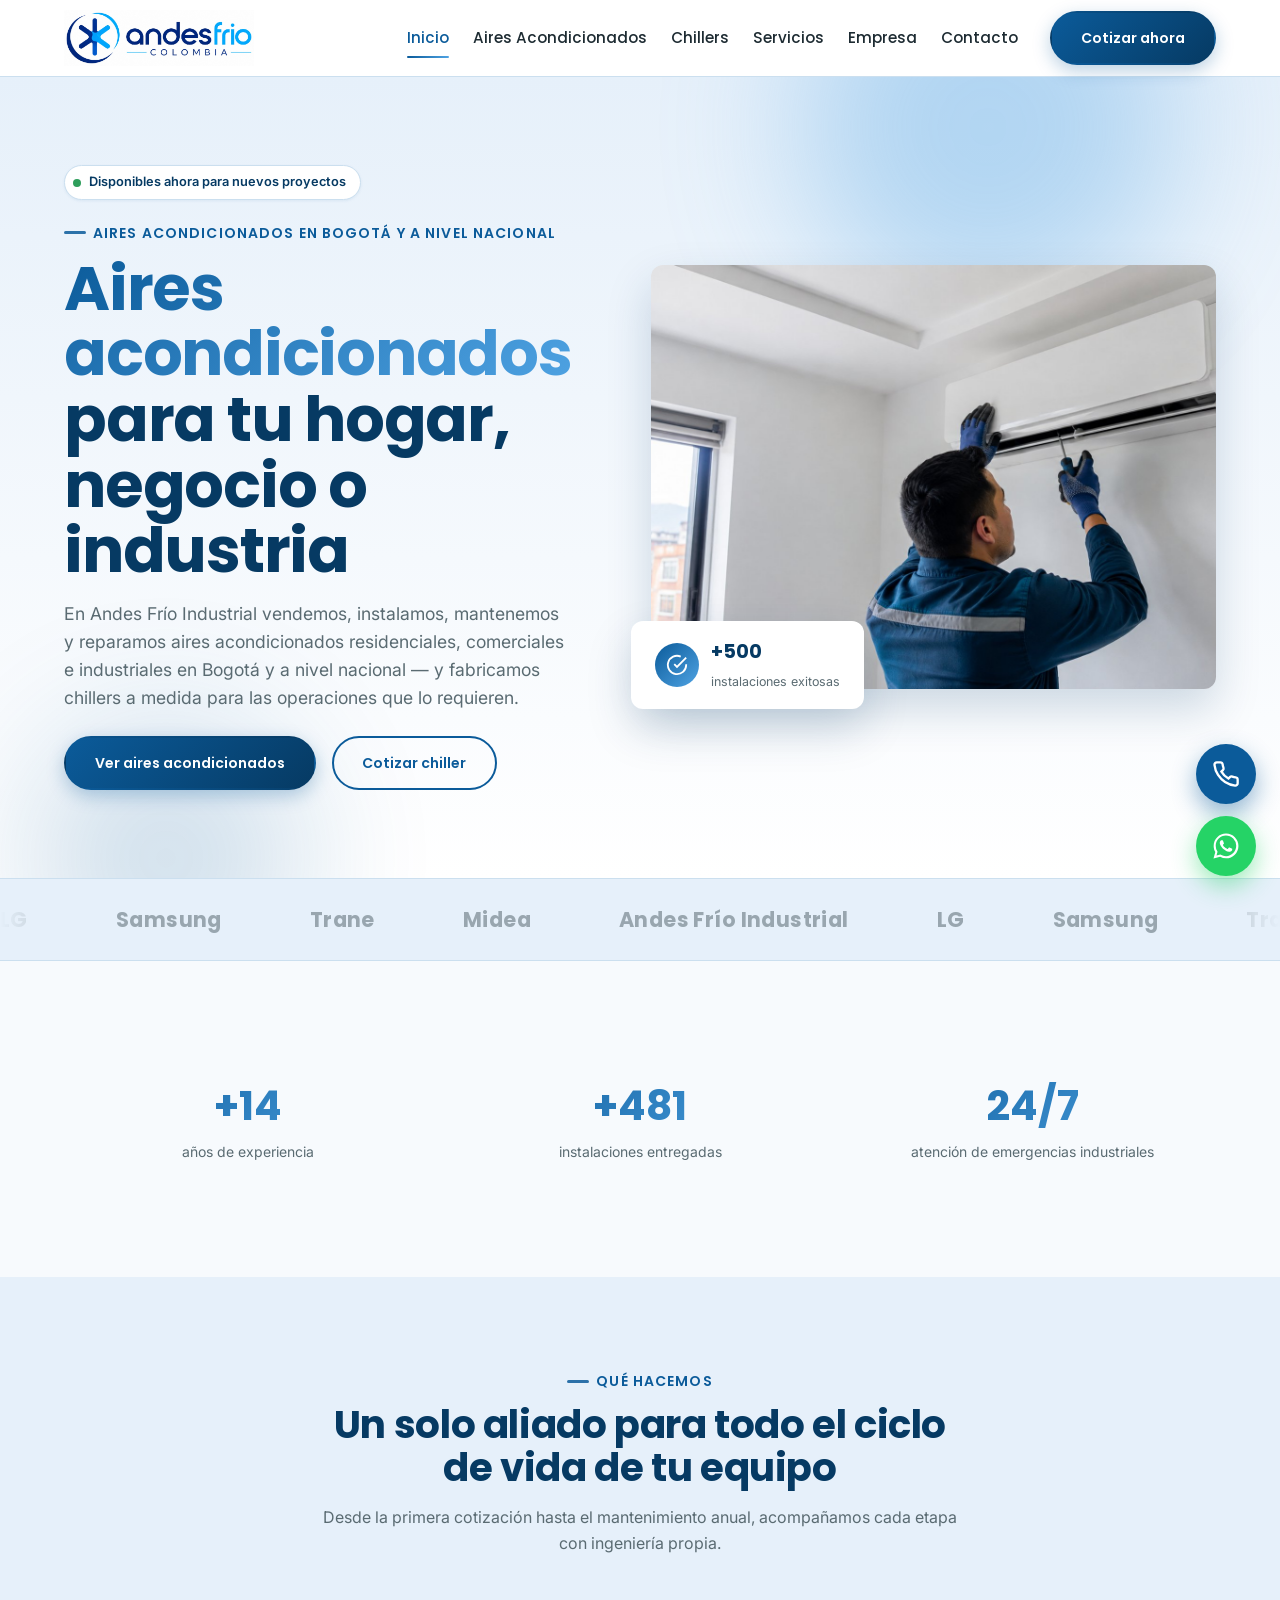
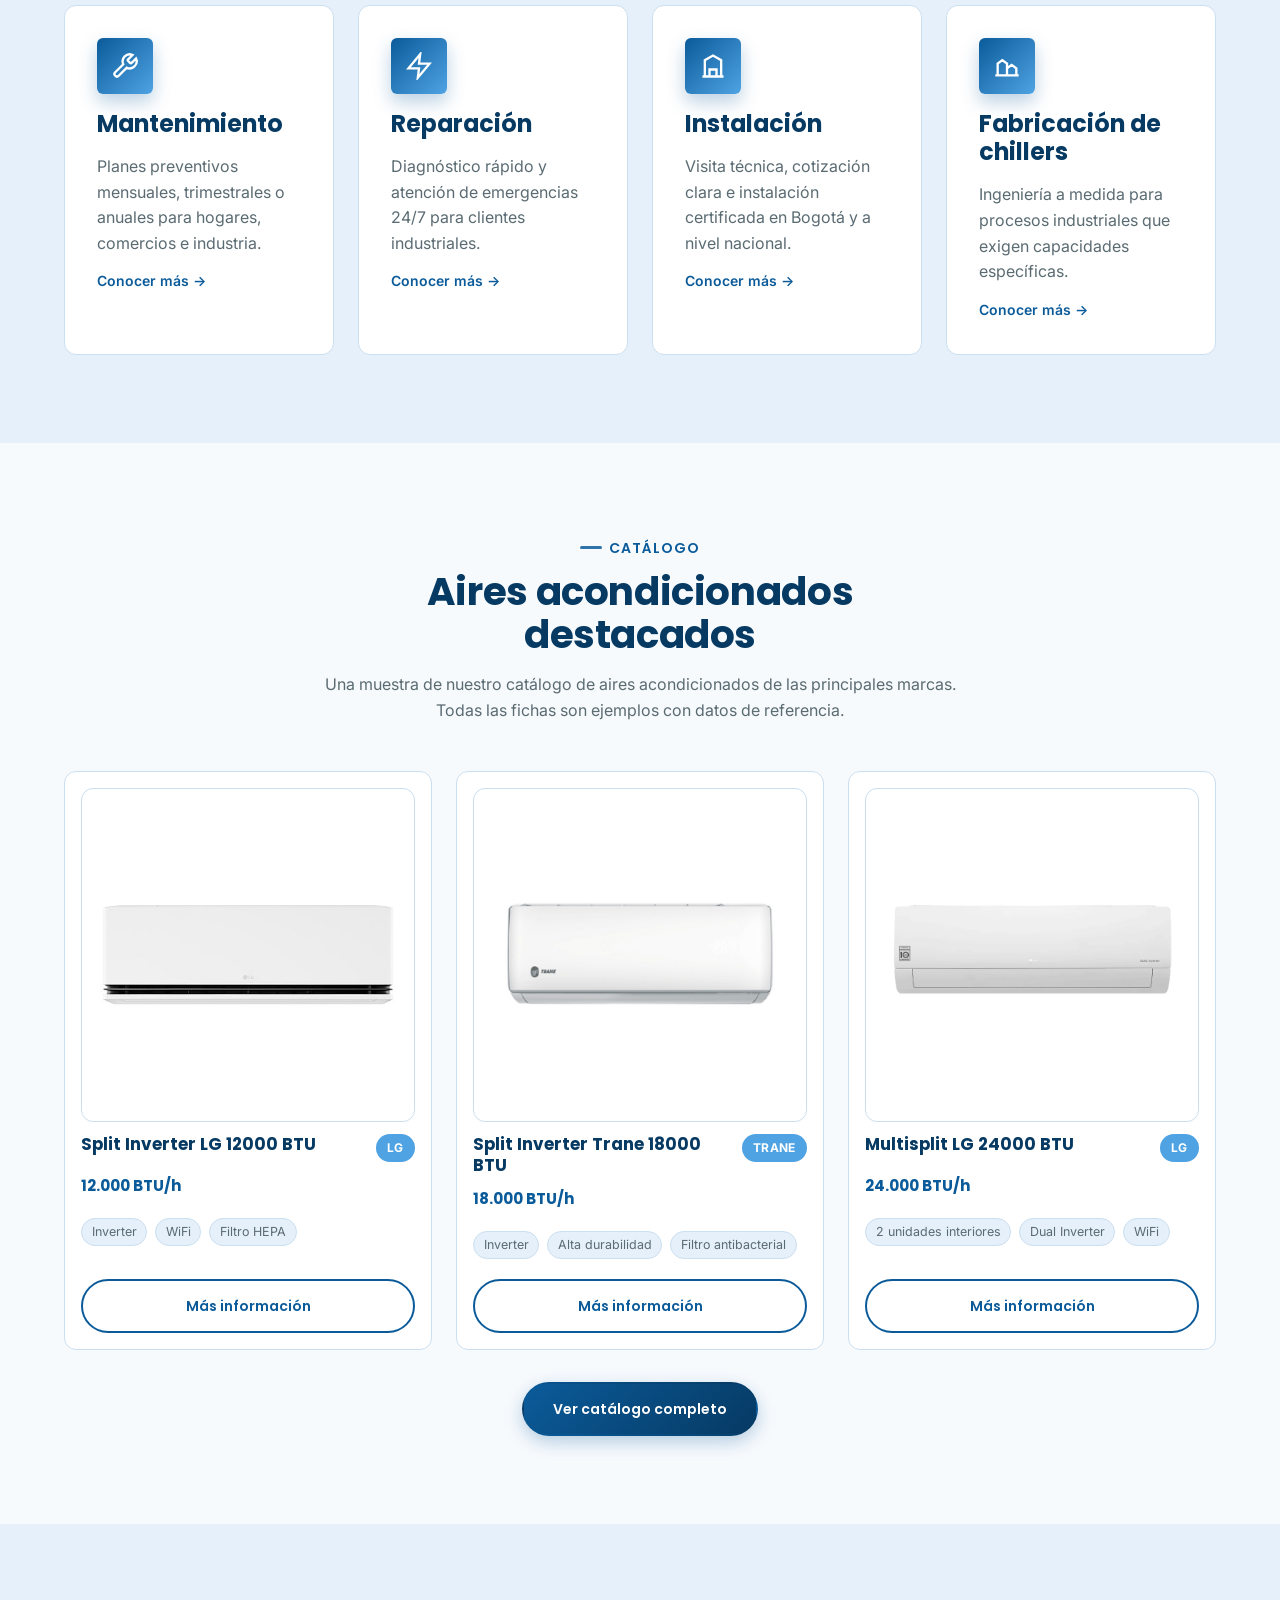
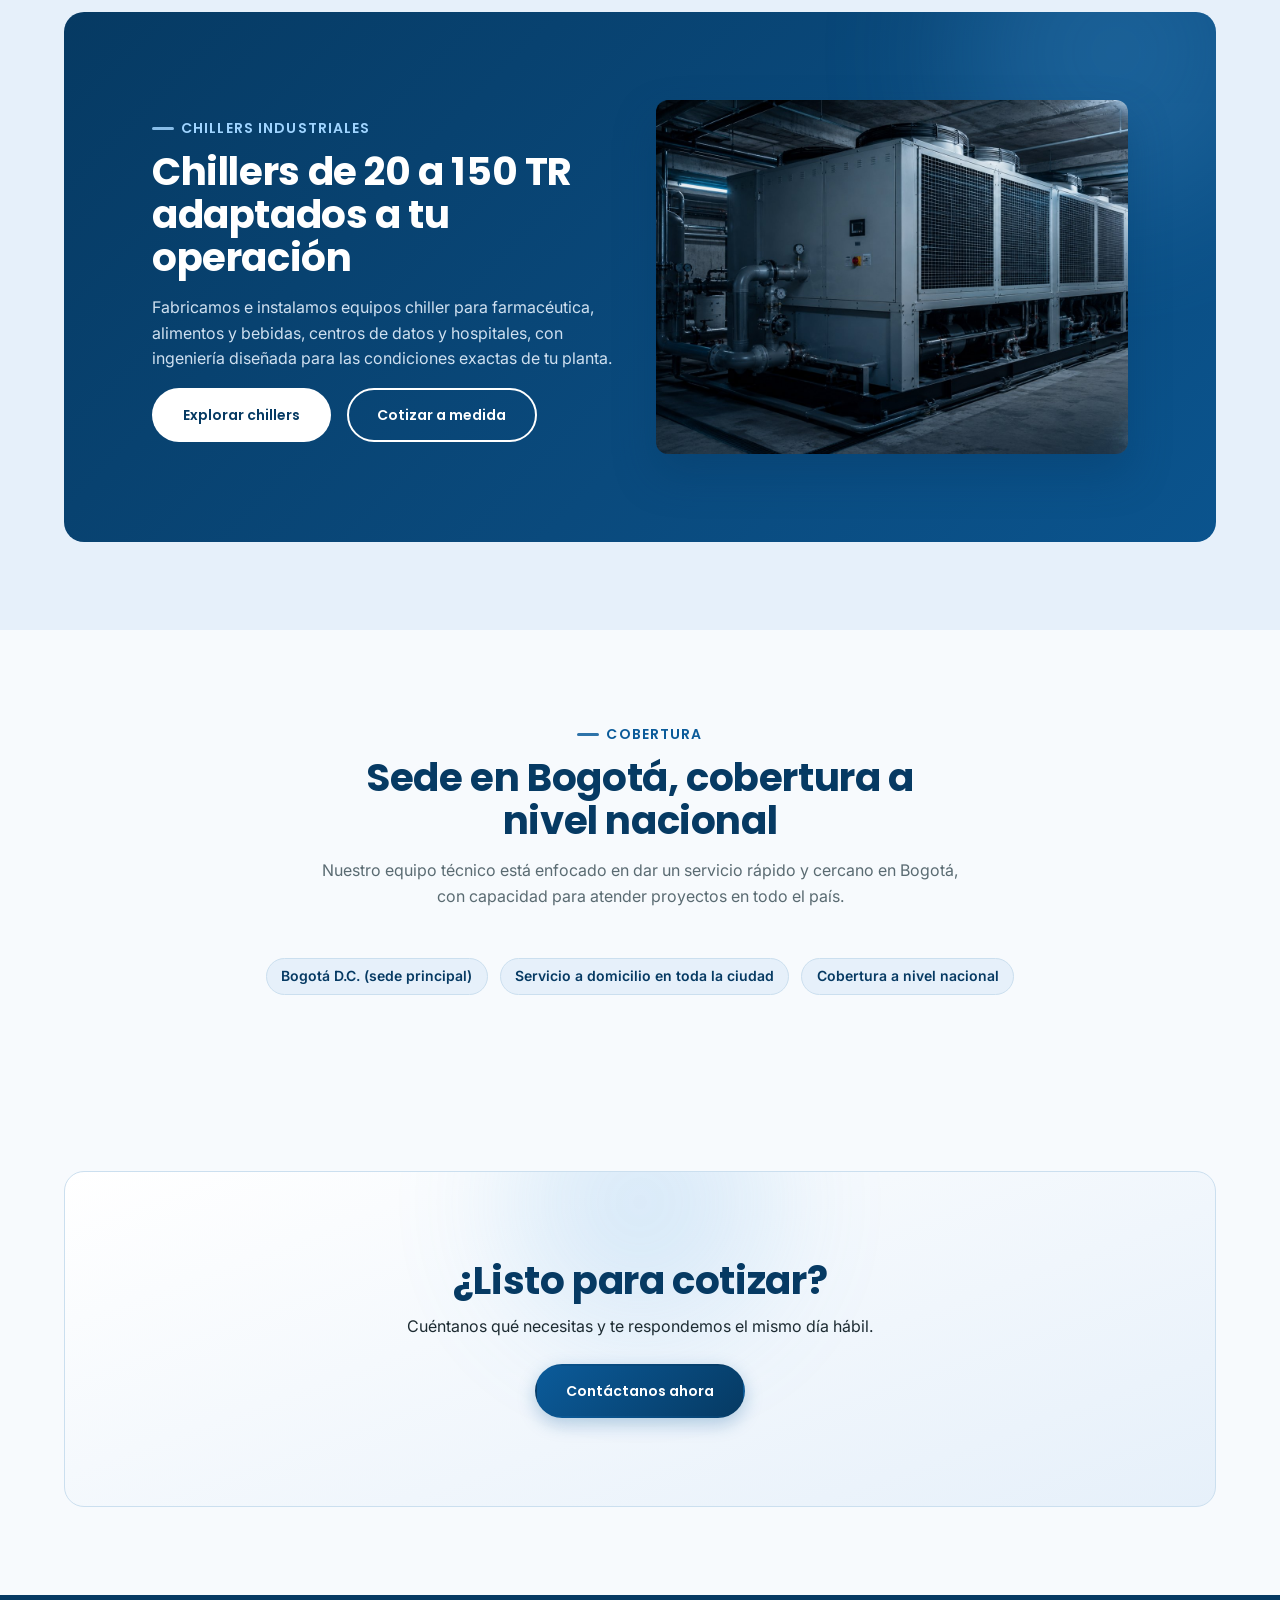
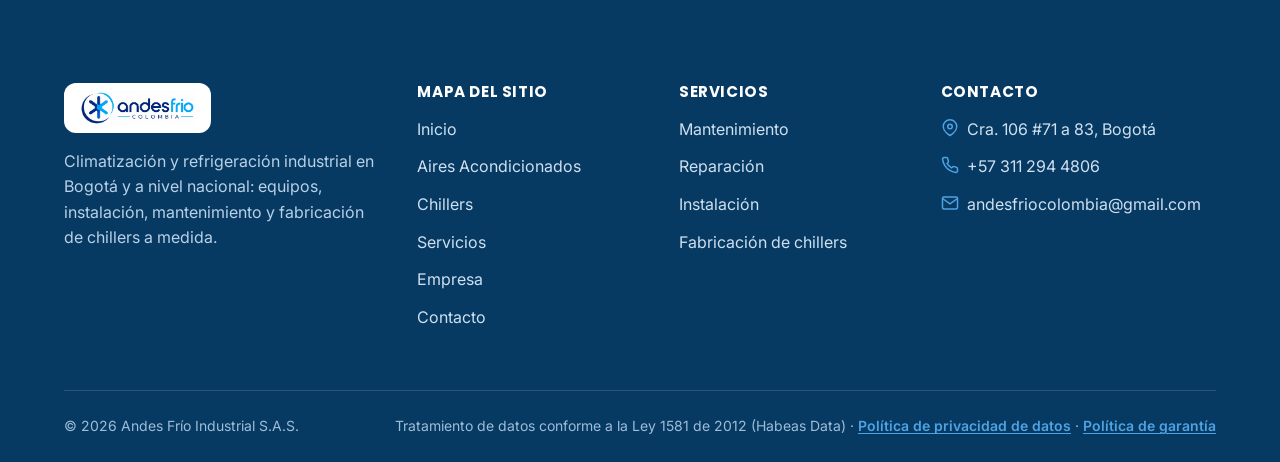
<file: index.html>
<!doctype html>
<html lang="es-CO">
<head>
<meta charset="UTF-8">
<meta name="viewport" content="width=device-width, initial-scale=1.0">
<title>Andes Frío Industrial | Aires Acondicionados y Chillers en Colombia</title>
<meta name="description" content="Venta, instalación, mantenimiento y fabricación de aires acondicionados y chillers industriales a medida en Bogotá y a nivel nacional.">
<meta property="og:title" content="Andes Frío Industrial | Aires Acondicionados en Bogotá y Colombia">
<meta property="og:description" content="Aires acondicionados, chillers industriales y servicios de mantenimiento, reparación e instalación en Bogotá y a nivel nacional.">
<meta property="og:type" content="website">
<meta property="og:url" content="https://andesfrio.com/">
<meta property="og:image" content="https://andesfrio.com/assets/img/hero-instalacion.jpg">
<link rel="canonical" href="https://andesfrio.com/">
<link rel="icon" type="image/svg+xml" href="assets/img/favicon.svg">
<link rel="preconnect" href="https://fonts.googleapis.com">
<link rel="stylesheet" href="css/main.css">
<script type="application/ld+json">
{
  "@context": "https://schema.org",
  "@type": "LocalBusiness",
  "name": "Andes Frío Industrial S.A.S.",
  "image": "https://andesfrio.com/assets/img/hero-instalacion.jpg",
  "telephone": "+57-311-294-4806",
  "email": "andesfriocolombia@gmail.com",
  "address": {
    "@type": "PostalAddress",
    "streetAddress": "Cra. 106 #71 a 83",
    "addressLocality": "Bogotá",
    "addressRegion": "Bogotá D.C.",
    "addressCountry": "CO"
  },
  "areaServed": ["Bogotá", "Colombia"],
  "url": "https://andesfrio.com/"
}
</script>
</head>
<body>

<div class="scroll-progress" data-scroll-progress></div>

<header class="site-header">
  <div class="container">
    <a href="index.html" class="brand">
      <img src="assets/img/logo.png" alt="Andes Frío Colombia" class="brand-logo">
    </a>
    <nav class="main-nav" id="main-nav">
      <ul class="nav-list">
        <li><a href="index.html">Inicio</a></li>
        <li><a href="equipos.html">Aires Acondicionados</a></li>
        <li><a href="chillers.html">Chillers</a></li>
        <li><a href="servicios.html">Servicios</a></li>
        <li><a href="empresa.html">Empresa</a></li>
        <li><a href="contacto.html">Contacto</a></li>
      </ul>
      <div class="header-actions">
        <a href="contacto.html" class="btn btn-primary">Cotizar ahora</a>
      </div>
    </nav>
    <button class="nav-toggle" type="button" aria-expanded="false" aria-controls="main-nav" aria-label="Abrir menú">
      <svg viewBox="0 0 24 24" fill="none" stroke="currentColor" stroke-width="2" stroke-linecap="round" aria-hidden="true"><line x1="3" y1="6" x2="21" y2="6"/><line x1="3" y1="12" x2="21" y2="12"/><line x1="3" y1="18" x2="21" y2="18"/></svg>
    </button>
  </div>
</header>

<main>

  <section class="hero">
    <div class="hero-orb hero-orb--1" aria-hidden="true"></div>
    <div class="hero-orb hero-orb--2" aria-hidden="true"></div>
    <div class="container">
      <div>
        <span class="hero-badge"><span class="dot"></span> Disponibles ahora para nuevos proyectos</span>
        <span class="eyebrow">Aires acondicionados en Bogotá y a nivel nacional</span>
        <h1><span class="text-gradient">Aires acondicionados</span> para tu hogar, negocio o industria</h1>
        <p class="lead">En Andes Frío Industrial vendemos, instalamos, mantenemos y reparamos aires acondicionados residenciales, comerciales e industriales en Bogotá y a nivel nacional — y fabricamos chillers a medida para las operaciones que lo requieren.</p>
        <div class="hero-actions">
          <a href="equipos.html" class="btn btn-primary">Ver aires acondicionados</a>
          <a href="chillers.html" class="btn btn-outline">Cotizar chiller</a>
        </div>
      </div>
      <div class="hero-media">
        <img class="hero-photo reveal" src="assets/img/hero-instalacion.jpg" alt="Técnico de Andes Frío instalando un aire acondicionado" loading="lazy" width="1600" height="900">
        <div class="floating-stat-card reveal">
          <div class="icon-wrap"><svg viewBox="0 0 24 24" fill="none" stroke="currentColor" stroke-width="2" aria-hidden="true"><path d="M22 11.08V12a10 10 0 1 1-5.93-9.14"/><polyline points="22 4 12 14.01 9 11.01"/></svg></div>
          <div><strong>+500</strong><span>instalaciones exitosas</span></div>
        </div>
      </div>
    </div>
  </section>

  <section class="marquee-section">
    <div class="marquee">
      <div class="marquee-track">
        <span>LG</span><span>Samsung</span><span>Trane</span><span>Midea</span><span>Andes Frío Industrial</span>
        <span>LG</span><span>Samsung</span><span>Trane</span><span>Midea</span><span>Andes Frío Industrial</span>
      </div>
    </div>
  </section>

  <section class="section">
    <div class="container">
      <div class="stat-bar reveal">
        <div><strong data-count-target="15" data-count-prefix="+">0</strong><span>años de experiencia</span></div>
        <div><strong data-count-target="500" data-count-prefix="+">0</strong><span>instalaciones entregadas</span></div>
        <div><strong>24/7</strong><span>atención de emergencias industriales</span></div>
      </div>
    </div>
  </section>

  <section class="section section--alt">
    <div class="container">
      <div class="section-head">
        <span class="eyebrow">Qué hacemos</span>
        <h2>Un solo aliado para todo el ciclo de vida de tu equipo</h2>
        <p>Desde la primera cotización hasta el mantenimiento anual, acompañamos cada etapa con ingeniería propia.</p>
      </div>
      <div class="grid-4">
        <article class="icon-card reveal">
          <div class="icon-wrap"><svg viewBox="0 0 24 24" fill="none" stroke="currentColor" stroke-width="2" aria-hidden="true"><path d="M14.7 6.3a1 1 0 0 0 0 1.4l1.6 1.6a1 1 0 0 0 1.4 0l3.77-3.77a6 6 0 0 1-7.94 7.94l-6.91 6.91a2.12 2.12 0 0 1-3-3l6.91-6.91a6 6 0 0 1 7.94-7.94l-3.76 3.76z"/></svg></div>
          <h3>Mantenimiento</h3>
          <p>Planes preventivos mensuales, trimestrales o anuales para hogares, comercios e industria.</p>
          <a href="servicios.html#mantenimiento">Conocer más →</a>
        </article>
        <article class="icon-card reveal">
          <div class="icon-wrap"><svg viewBox="0 0 24 24" fill="none" stroke="currentColor" stroke-width="2" aria-hidden="true"><path d="M13 2 3 14h9l-1 8 10-12h-9l1-8z"/></svg></div>
          <h3>Reparación</h3>
          <p>Diagnóstico rápido y atención de emergencias 24/7 para clientes industriales.</p>
          <a href="servicios.html#reparacion">Conocer más →</a>
        </article>
        <article class="icon-card reveal">
          <div class="icon-wrap"><svg viewBox="0 0 24 24" fill="none" stroke="currentColor" stroke-width="2" aria-hidden="true"><path d="M3 21h18M5 21V7l7-4 7 4v14M9 21v-6h6v6"/></svg></div>
          <h3>Instalación</h3>
          <p>Visita técnica, cotización clara e instalación certificada en Bogotá y a nivel nacional.</p>
          <a href="servicios.html#instalacion">Conocer más →</a>
        </article>
        <article class="icon-card reveal">
          <div class="icon-wrap"><svg viewBox="0 0 24 24" fill="none" stroke="currentColor" stroke-width="2" aria-hidden="true"><path d="M2 20h20M4 20V10l4-3 4 3v10M12 20v-6l4-3 4 3v6"/></svg></div>
          <h3>Fabricación de chillers</h3>
          <p>Ingeniería a medida para procesos industriales que exigen capacidades específicas.</p>
          <a href="servicios.html#fabricacion">Conocer más →</a>
        </article>
      </div>
    </div>
  </section>

  <section class="section catalogo-destacado">
    <div class="container">
      <div class="section-head">
        <span class="eyebrow">Catálogo</span>
        <h2>Aires acondicionados destacados</h2>
        <p>Una muestra de nuestro catálogo de aires acondicionados de las principales marcas. Todas las fichas son ejemplos con datos de referencia.</p>
      </div>
      <div class="product-grid">
        <article class="product-card reveal">
          <img class="product-card__photo" src="assets/img/products/lg-split.jpg" alt="Split Inverter LG 12000 BTU" loading="lazy" width="400" height="400">
          <div class="product-card__head"><h3>Split Inverter LG 12000 BTU</h3><span class="badge">LG</span></div>
          <span class="product-card__spec">12.000 BTU/h</span>
          <ul class="product-card__features"><li>Inverter</li><li>WiFi</li><li>Filtro HEPA</li></ul>
          <div class="product-card__footer"><a class="btn btn-outline btn-block" href="contacto.html?equipo=split-lg-12000">Más información</a></div>
        </article>
        <article class="product-card reveal">
          <img class="product-card__photo" src="assets/img/products/trane-split-18000.jpeg" alt="Split Inverter Trane 18000 BTU" loading="lazy" width="400" height="400">
          <div class="product-card__head"><h3>Split Inverter Trane 18000 BTU</h3><span class="badge">Trane</span></div>
          <span class="product-card__spec">18.000 BTU/h</span>
          <ul class="product-card__features"><li>Inverter</li><li>Alta durabilidad</li><li>Filtro antibacterial</li></ul>
          <div class="product-card__footer"><a class="btn btn-outline btn-block" href="contacto.html?equipo=split-trane-18000">Más información</a></div>
        </article>
        <article class="product-card reveal">
          <img class="product-card__photo" src="assets/img/products/multisplit-lg-24000.webp" alt="Multisplit LG 24000 BTU" loading="lazy" width="400" height="400">
          <div class="product-card__head"><h3>Multisplit LG 24000 BTU</h3><span class="badge">LG</span></div>
          <span class="product-card__spec">24.000 BTU/h</span>
          <ul class="product-card__features"><li>2 unidades interiores</li><li>Dual Inverter</li><li>WiFi</li></ul>
          <div class="product-card__footer"><a class="btn btn-outline btn-block" href="contacto.html?equipo=multisplit-lg-24000">Más información</a></div>
        </article>
      </div>
      <div style="text-align:center; margin-top: var(--space-6);">
        <a href="equipos.html" class="btn btn-primary">Ver catálogo completo</a>
      </div>
    </div>
  </section>

  <section class="section section--alt">
    <div class="container">
      <div class="banner reveal">
        <div class="banner-content">
          <span class="eyebrow" style="color:#9fd4ff;">Chillers industriales</span>
          <h2>Chillers de 20 a 150 TR adaptados a tu operación</h2>
          <p>Fabricamos e instalamos equipos chiller para farmacéutica, alimentos y bebidas, centros de datos y hospitales, con ingeniería diseñada para las condiciones exactas de tu planta.</p>
          <div class="banner-actions">
            <a href="chillers.html" class="btn btn-light">Explorar chillers</a>
            <a href="contacto.html?interes=chiller" class="btn btn-outline" style="border-color:#fff; color:#fff;">Cotizar a medida</a>
          </div>
        </div>
        <div class="banner-media">
          <img class="banner-photo" src="assets/img/chillers-sala.jpg" alt="Sala de chillers industriales Andes Frío" loading="lazy" width="1600" height="900">
        </div>
      </div>
    </div>
  </section>

  <section class="section">
    <div class="container">
      <div class="section-head">
        <span class="eyebrow">Cobertura</span>
        <h2>Sede en Bogotá, cobertura a nivel nacional</h2>
        <p>Nuestro equipo técnico está enfocado en dar un servicio rápido y cercano en Bogotá, con capacidad para atender proyectos en todo el país.</p>
      </div>
      <div class="coverage-chips">
        <span class="chip">Bogotá D.C. (sede principal)</span>
        <span class="chip">Servicio a domicilio en toda la ciudad</span>
        <span class="chip">Cobertura a nivel nacional</span>
      </div>
    </div>
  </section>

  <section class="section cta-cotizar-final">
    <div class="container">
      <div class="cta-band reveal">
        <h2>¿Listo para cotizar?</h2>
        <p class="lead">Cuéntanos qué necesitas y te respondemos el mismo día hábil.</p>
        <a href="contacto.html" class="btn btn-primary">Contáctanos ahora</a>
      </div>
    </div>
  </section>

  <section class="section section--alt mobile-contacto">
    <div class="container">
      <div class="section-head">
        <span class="eyebrow">Contacto</span>
        <h2>Hablemos de tu proyecto</h2>
        <p>Completa el formulario o escríbenos directamente por WhatsApp.</p>
      </div>
      <div class="contact-grid">

        <div class="contact-card">
          <h2>Cuéntanos qué necesitas</h2>
          <form id="contact-form" novalidate action="https://api.web3forms.com/submit" method="POST">
            <input type="hidden" name="access_key" value="34e31b08-e240-4026-a3e6-f3bbd00abe3d">
            <div class="form-field">
              <label for="nombre-inicio">Nombre completo *</label>
              <input type="text" id="nombre-inicio" name="nombre" required>
              <p class="form-error" role="alert"></p>
            </div>
            <div class="form-field">
              <label for="empresa-inicio">Empresa</label>
              <input type="text" id="empresa-inicio" name="empresa">
              <p class="form-error" role="alert"></p>
            </div>
            <div class="form-field">
              <label for="email-inicio">Correo electrónico *</label>
              <input type="email" id="email-inicio" name="email" required>
              <p class="form-error" role="alert"></p>
            </div>
            <div class="form-field">
              <label for="telefono-inicio">Teléfono / WhatsApp *</label>
              <input type="tel" id="telefono-inicio" name="telefono" required>
              <p class="form-error" role="alert"></p>
            </div>
            <div class="form-field">
              <label for="localidad-inicio">Ciudad</label>
              <select id="localidad-inicio" name="localidad">
                <option value="">Selecciona una opción</option>
                <option value="bogota">Bogotá (todas las localidades)</option>
                <option value="otra">Otra ciudad de Colombia</option>
              </select>
            </div>
            <div class="form-field">
              <label for="interes-inicio">Servicio de interés</label>
              <select id="interes-inicio" name="interes">
                <option value="">Selecciona una opción</option>
                <option value="mantenimiento">Mantenimiento</option>
                <option value="reparacion">Reparación</option>
                <option value="instalacion">Instalación</option>
                <option value="equipos">Aire acondicionado nuevo</option>
                <option value="chiller">Chillers industriales</option>
                <option value="otro">Otro</option>
              </select>
            </div>
            <div class="form-field">
              <label for="mensaje-inicio">Mensaje *</label>
              <textarea id="mensaje-inicio" name="mensaje" required></textarea>
              <p class="form-error" role="alert"></p>
            </div>
            <div class="form-field">
              <div class="form-check">
                <input type="checkbox" id="habeas-data-inicio" name="habeas_data" required>
                <label for="habeas-data-inicio">Autorizo el tratamiento de mis datos personales conforme a la <a href="privacidad.html" target="_blank">Política de privacidad</a> y la Ley 1581 de 2012 (Habeas Data). *</label>
              </div>
              <p class="form-error" role="alert"></p>
            </div>
            <button type="submit" class="btn btn-primary btn-block">Enviar mensaje</button>
            <p class="form-note" data-form-note></p>
            <p class="form-legal-note">Al solicitar un servicio aceptas nuestra <a href="garantia.html" target="_blank">Política de garantía</a>.</p>
          </form>
        </div>

        <div>
          <div class="contact-card" style="margin-bottom: var(--space-6);">
            <h2>Datos de contacto</h2>
            <ul class="contact-info-list">
              <li>
                <svg viewBox="0 0 24 24" fill="none" stroke="currentColor" stroke-width="2" aria-hidden="true"><path d="M21 10c0 7-9 12-9 12s-9-5-9-12a9 9 0 0 1 18 0z"/><circle cx="12" cy="10" r="3"/></svg>
                <span><strong>Dirección</strong>Cra. 106 #71 a 83, Bogotá</span>
              </li>
              <li>
                <svg viewBox="0 0 24 24" fill="none" stroke="currentColor" stroke-width="2" aria-hidden="true"><path d="M22 16.92v3a2 2 0 0 1-2.18 2 19.79 19.79 0 0 1-8.63-3.07 19.5 19.5 0 0 1-6-6A19.79 19.79 0 0 1 2.1 4.18 2 2 0 0 1 4.1 2h3a2 2 0 0 1 2 1.72c.13.96.36 1.9.7 2.81a2 2 0 0 1-.45 2.11L8.1 9.91a16 16 0 0 0 6 6l1.27-1.27a2 2 0 0 1 2.11-.45c.91.34 1.85.57 2.81.7A2 2 0 0 1 22 16.92z"/></svg>
                <span><strong>Teléfono / WhatsApp</strong>+57 311 294 4806</span>
              </li>
              <li>
                <svg viewBox="0 0 24 24" fill="none" stroke="currentColor" stroke-width="2" aria-hidden="true"><path d="M22 6l-10 7L2 6"/><rect x="2" y="4" width="20" height="16" rx="2"/></svg>
                <span><strong>Correo</strong>andesfriocolombia@gmail.com</span>
              </li>
            </ul>
            <a href="https://wa.me/573112944806" target="_blank" rel="noopener" class="btn btn-primary btn-block">Escribir por WhatsApp</a>
          </div>

          <div class="map-embed">
            <iframe
              src="https://www.google.com/maps?q=Cra.+106+%2371+a+83,+Bogot%C3%A1,+Colombia&output=embed"
              title="Ubicación de Andes Frío Industrial — Cra. 106 #71 a 83, Bogotá"
              loading="lazy"
              referrerpolicy="no-referrer-when-downgrade"
              allowfullscreen></iframe>
          </div>
        </div>

      </div>
    </div>
  </section>

</main>

<footer class="site-footer">
  <div class="container">
    <div class="footer-grid">
      <div class="footer-brand">
        <a href="index.html" class="brand">
          <span class="brand-logo-wrap">
            <img src="assets/img/logo.png" alt="Andes Frío Colombia" class="brand-logo">
          </span>
        </a>
        <p>Climatización y refrigeración industrial en Bogotá y a nivel nacional: equipos, instalación, mantenimiento y fabricación de chillers a medida.</p>
      </div>
      <div class="footer-col">
        <h4>Mapa del sitio</h4>
        <ul>
          <li><a href="index.html">Inicio</a></li>
          <li><a href="equipos.html">Aires Acondicionados</a></li>
          <li><a href="chillers.html">Chillers</a></li>
          <li><a href="servicios.html">Servicios</a></li>
          <li><a href="empresa.html">Empresa</a></li>
          <li><a href="contacto.html">Contacto</a></li>
        </ul>
      </div>
      <div class="footer-col">
        <h4>Servicios</h4>
        <ul>
          <li><a href="servicios.html#mantenimiento">Mantenimiento</a></li>
          <li><a href="servicios.html#reparacion">Reparación</a></li>
          <li><a href="servicios.html#instalacion">Instalación</a></li>
          <li><a href="servicios.html#fabricacion">Fabricación de chillers</a></li>
        </ul>
      </div>
      <div class="footer-col">
        <h4>Contacto</h4>
        <ul class="footer-contact">
          <li><svg viewBox="0 0 24 24" fill="none" stroke="currentColor" stroke-width="2" aria-hidden="true"><path d="M21 10c0 7-9 12-9 12s-9-5-9-12a9 9 0 0 1 18 0z"/><circle cx="12" cy="10" r="3"/></svg>Cra. 106 #71 a 83, Bogotá</li>
          <li><svg viewBox="0 0 24 24" fill="none" stroke="currentColor" stroke-width="2" aria-hidden="true"><path d="M22 16.92v3a2 2 0 0 1-2.18 2 19.79 19.79 0 0 1-8.63-3.07 19.5 19.5 0 0 1-6-6A19.79 19.79 0 0 1 2.1 4.18 2 2 0 0 1 4.1 2h3a2 2 0 0 1 2 1.72c.13.96.36 1.9.7 2.81a2 2 0 0 1-.45 2.11L8.1 9.91a16 16 0 0 0 6 6l1.27-1.27a2 2 0 0 1 2.11-.45c.91.34 1.85.57 2.81.7A2 2 0 0 1 22 16.92z"/></svg>+57 311 294 4806</li>
          <li><svg viewBox="0 0 24 24" fill="none" stroke="currentColor" stroke-width="2" aria-hidden="true"><path d="M22 6l-10 7L2 6"/><rect x="2" y="4" width="20" height="16" rx="2"/></svg>andesfriocolombia@gmail.com</li>
        </ul>
      </div>
    </div>
    <div class="footer-bottom">
      <span>© <span data-year>2026</span> Andes Frío Industrial S.A.S.</span>
      <span>Tratamiento de datos conforme a la Ley 1581 de 2012 (Habeas Data) · <a href="privacidad.html" class="legal-link">Política de privacidad de datos</a> · <a href="garantia.html" class="legal-link">Política de garantía</a></span>
    </div>
  </div>
</footer>

<a class="call-float" href="tel:+573112944806" aria-label="Llámanos">
  <svg viewBox="0 0 24 24" fill="none" stroke="currentColor" stroke-width="2" aria-hidden="true"><path d="M22 16.92v3a2 2 0 0 1-2.18 2 19.79 19.79 0 0 1-8.63-3.07 19.5 19.5 0 0 1-6-6 19.79 19.79 0 0 1-3.07-8.67A2 2 0 0 1 4.11 2h3a2 2 0 0 1 2 1.72c.127.96.361 1.903.7 2.81a2 2 0 0 1-.45 2.11L8.09 9.91a16 16 0 0 0 6 6l1.27-1.27a2 2 0 0 1 2.11-.45c.907.339 1.85.573 2.81.7A2 2 0 0 1 22 16.92z"/></svg>
</a>

<a class="whatsapp-float" href="https://wa.me/573112944806?text=Hola%2C%20quiero%20cotizar%20un%20equipo" target="_blank" rel="noopener" aria-label="Escríbenos por WhatsApp">
  <svg viewBox="0 0 24 24" fill="currentColor" aria-hidden="true"><path d="M12.04 2C6.58 2 2.13 6.45 2.13 11.91c0 1.75.46 3.44 1.32 4.94L2 22l5.29-1.39a9.9 9.9 0 0 0 4.75 1.21h.01c5.46 0 9.91-4.45 9.91-9.91 0-2.65-1.03-5.14-2.9-7.01A9.87 9.87 0 0 0 12.04 2zm0 18.1h-.01a8.2 8.2 0 0 1-4.19-1.15l-.3-.18-3.14.82.84-3.06-.2-.31a8.17 8.17 0 0 1-1.26-4.4c0-4.52 3.68-8.2 8.2-8.2 2.19 0 4.25.85 5.8 2.4a8.15 8.15 0 0 1 2.4 5.8c0 4.52-3.68 8.28-8.14 8.28zm4.49-6.13c-.25-.12-1.45-.72-1.67-.8-.22-.08-.39-.12-.55.12-.16.25-.63.8-.78.96-.14.16-.29.18-.53.06-.25-.12-1.05-.39-2-1.23-.74-.66-1.24-1.47-1.39-1.72-.14-.25-.02-.38.11-.51.11-.11.25-.29.37-.43.12-.14.16-.25.25-.41.08-.16.04-.31-.02-.43-.06-.12-.55-1.33-.76-1.82-.2-.48-.4-.41-.55-.42-.14-.01-.31-.01-.47-.01-.16 0-.43.06-.65.31-.22.25-.86.84-.86 2.04 0 1.2.88 2.37 1 2.53.12.16 1.73 2.64 4.2 3.7.59.25 1.05.4 1.41.52.59.19 1.13.16 1.56.1.48-.07 1.45-.59 1.65-1.16.2-.57.2-1.06.14-1.16-.06-.1-.22-.16-.47-.28z"/></svg>
</a>

<script type="module" src="js/main.js?v=2"></script>
</body>
</html>
</file>
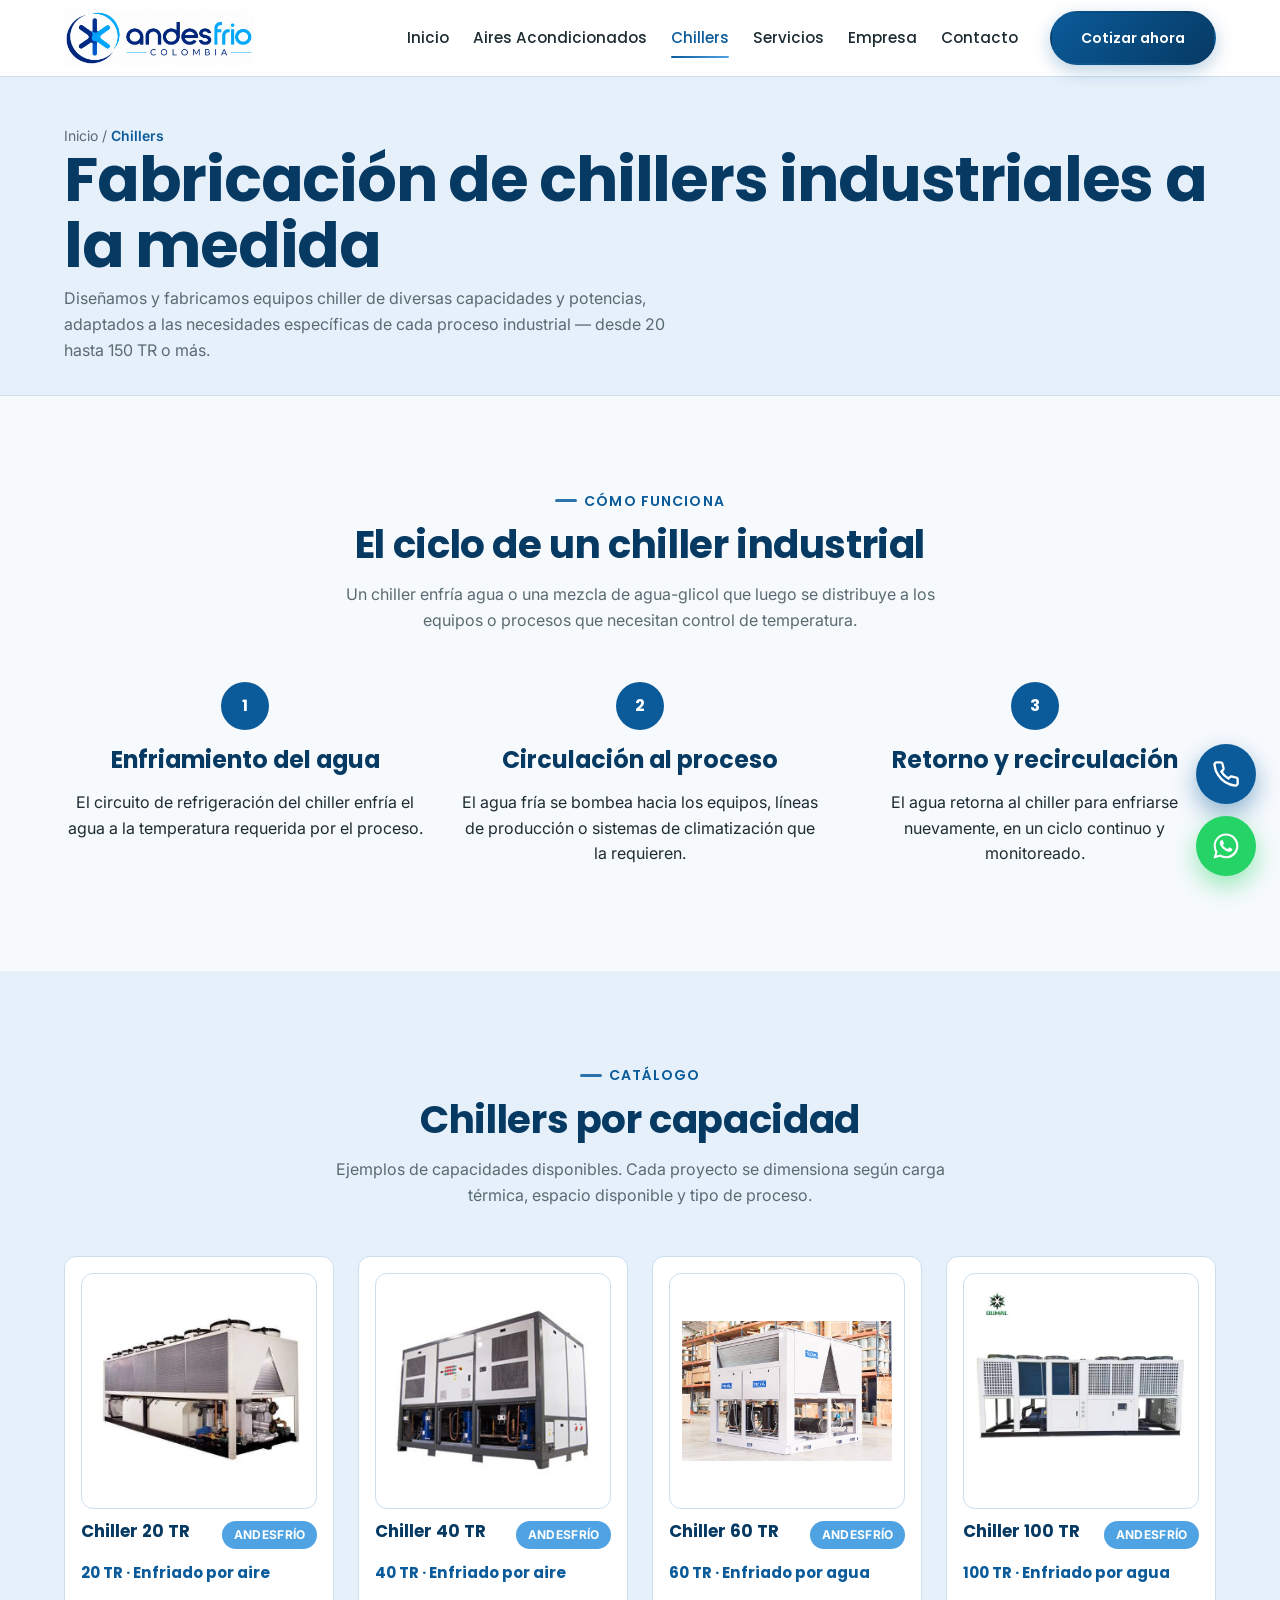
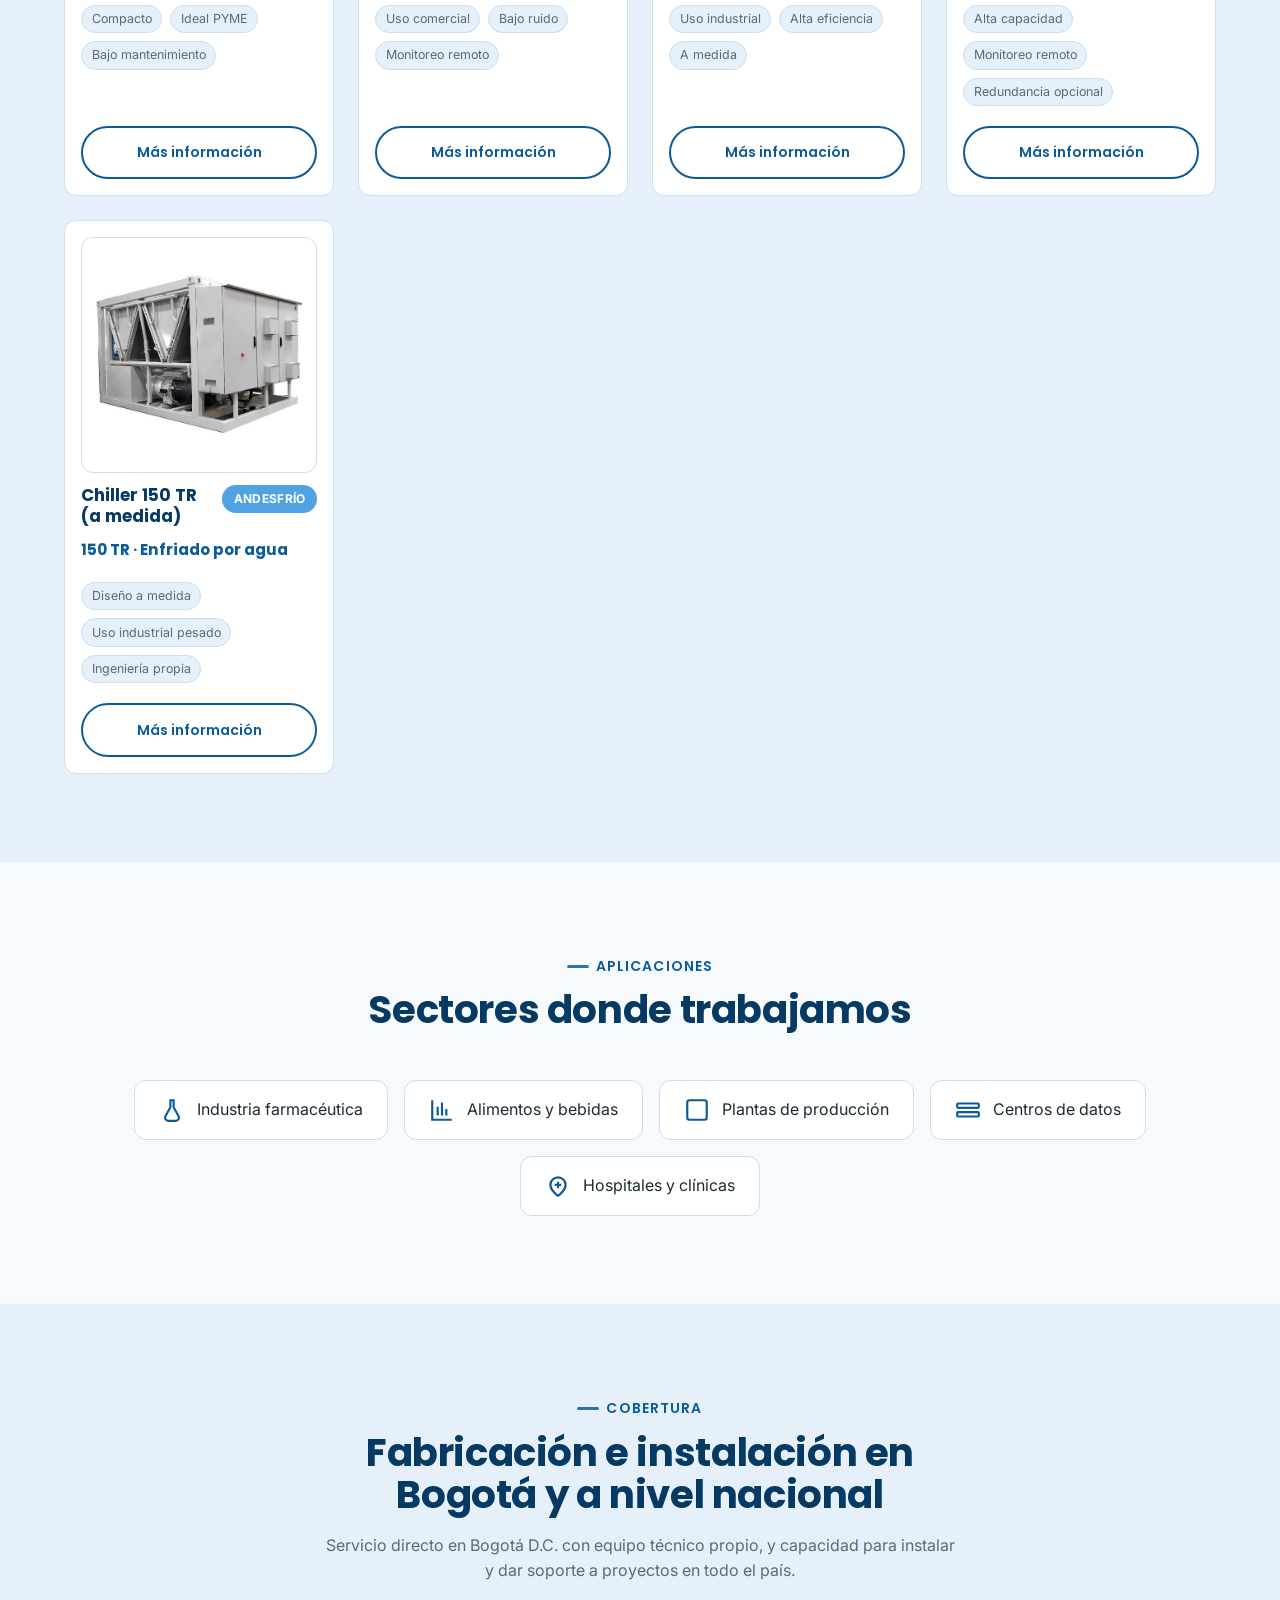
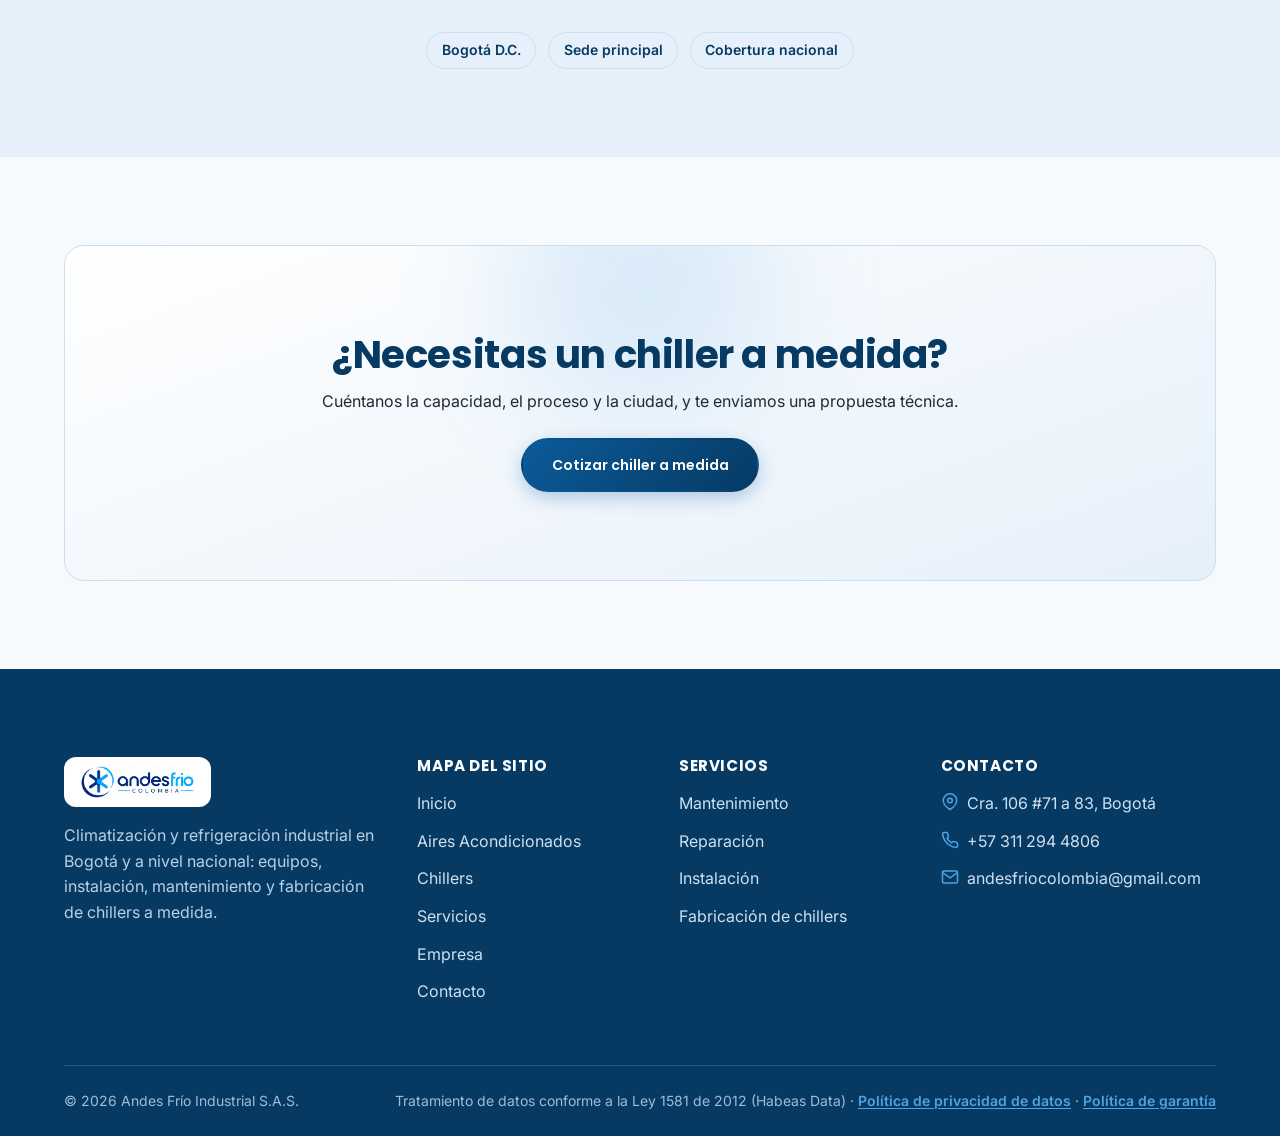
<file: chillers.html>
<!doctype html>
<html lang="es-CO">
<head>
<meta charset="UTF-8">
<meta name="viewport" content="width=device-width, initial-scale=1.0">
<title>Chillers Industriales a Medida en Colombia | Andes Frío Industrial</title>
<meta name="description" content="Fabricación, instalación y mantenimiento de chillers industriales de 20 a 150 TR, enfriados por agua o por aire, para farmacéutica, alimentos, centros de datos y hospitales en Bogotá y a nivel nacional.">
<meta property="og:title" content="Chillers Industriales a Medida | Andes Frío Industrial">
<meta property="og:description" content="Chillers de 20 a 150 TR fabricados a medida para cada proceso industrial en Bogotá y a nivel nacional.">
<meta property="og:type" content="website">
<meta property="og:url" content="https://andesfrio.com/chillers.html">
<meta property="og:image" content="https://andesfrio.com/assets/img/chillers-sala.jpg">
<link rel="canonical" href="https://andesfrio.com/chillers.html">
<link rel="icon" type="image/svg+xml" href="assets/img/favicon.svg">
<link rel="preconnect" href="https://fonts.googleapis.com">
<link rel="stylesheet" href="css/main.css">
</head>
<body>

<div class="scroll-progress" data-scroll-progress></div>

<header class="site-header">
  <div class="container">
    <a href="index.html" class="brand">
      <img src="assets/img/logo.png" alt="Andes Frío Colombia" class="brand-logo">
    </a>
    <nav class="main-nav" id="main-nav">
      <ul class="nav-list">
        <li><a href="index.html">Inicio</a></li>
        <li><a href="equipos.html">Aires Acondicionados</a></li>
        <li><a href="chillers.html">Chillers</a></li>
        <li><a href="servicios.html">Servicios</a></li>
        <li><a href="empresa.html">Empresa</a></li>
        <li><a href="contacto.html">Contacto</a></li>
      </ul>
      <div class="header-actions">
        <a href="contacto.html" class="btn btn-primary">Cotizar ahora</a>
      </div>
    </nav>
    <button class="nav-toggle" type="button" aria-expanded="false" aria-controls="main-nav" aria-label="Abrir menú">
      <svg viewBox="0 0 24 24" fill="none" stroke="currentColor" stroke-width="2" stroke-linecap="round" aria-hidden="true"><line x1="3" y1="6" x2="21" y2="6"/><line x1="3" y1="12" x2="21" y2="12"/><line x1="3" y1="18" x2="21" y2="18"/></svg>
    </button>
  </div>
</header>

<main>

  <div class="page-hero">
    <div class="container">
      <p class="breadcrumb"><a href="index.html">Inicio</a> / <span>Chillers</span></p>
      <h1>Fabricación de chillers industriales a la medida</h1>
      <p>Diseñamos y fabricamos equipos chiller de diversas capacidades y potencias, adaptados a las necesidades específicas de cada proceso industrial — desde 20 hasta 150 TR o más.</p>
    </div>
  </div>

  <section class="section">
    <div class="container">
      <div class="section-head">
        <span class="eyebrow">Cómo funciona</span>
        <h2>El ciclo de un chiller industrial</h2>
        <p>Un chiller enfría agua o una mezcla de agua-glicol que luego se distribuye a los equipos o procesos que necesitan control de temperatura.</p>
      </div>
      <div class="steps">
        <div class="step reveal">
          <div class="step-number">1</div>
          <h3>Enfriamiento del agua</h3>
          <p>El circuito de refrigeración del chiller enfría el agua a la temperatura requerida por el proceso.</p>
        </div>
        <div class="step reveal">
          <div class="step-number">2</div>
          <h3>Circulación al proceso</h3>
          <p>El agua fría se bombea hacia los equipos, líneas de producción o sistemas de climatización que la requieren.</p>
        </div>
        <div class="step reveal">
          <div class="step-number">3</div>
          <h3>Retorno y recirculación</h3>
          <p>El agua retorna al chiller para enfriarse nuevamente, en un ciclo continuo y monitoreado.</p>
        </div>
      </div>
    </div>
  </section>

  <section class="section section--alt">
    <div class="container">
      <div class="section-head">
        <span class="eyebrow">Catálogo</span>
        <h2>Chillers por capacidad</h2>
        <p>Ejemplos de capacidades disponibles. Cada proyecto se dimensiona según carga térmica, espacio disponible y tipo de proceso.</p>
      </div>

      <div class="product-grid">

        <article class="product-card">
          <img class="product-card__photo" src="assets/img/products/chiller-20tr.webp" alt="Chiller industrial 20 TR" loading="lazy" width="400" height="400">
          <div class="product-card__head"><h3>Chiller 20 TR</h3><span class="badge">AndesFrío</span></div>
          <span class="product-card__spec">20 TR · Enfriado por aire</span>
          <ul class="product-card__features"><li>Compacto</li><li>Ideal PYME</li><li>Bajo mantenimiento</li></ul>
          <div class="product-card__footer"><a class="btn btn-outline btn-block" href="contacto.html?equipo=chiller-20-tr">Más información</a></div>
        </article>

        <article class="product-card">
          <img class="product-card__photo" src="assets/img/products/chiller-40tr.jpg" alt="Chiller industrial 40 TR" loading="lazy" width="400" height="400">
          <div class="product-card__head"><h3>Chiller 40 TR</h3><span class="badge">AndesFrío</span></div>
          <span class="product-card__spec">40 TR · Enfriado por aire</span>
          <ul class="product-card__features"><li>Uso comercial</li><li>Bajo ruido</li><li>Monitoreo remoto</li></ul>
          <div class="product-card__footer"><a class="btn btn-outline btn-block" href="contacto.html?equipo=chiller-40-tr">Más información</a></div>
        </article>

        <article class="product-card">
          <img class="product-card__photo" src="assets/img/products/chiller-60tr.jpeg" alt="Chiller industrial 60 TR" loading="lazy" width="400" height="400">
          <div class="product-card__head"><h3>Chiller 60 TR</h3><span class="badge">AndesFrío</span></div>
          <span class="product-card__spec">60 TR · Enfriado por agua</span>
          <ul class="product-card__features"><li>Uso industrial</li><li>Alta eficiencia</li><li>A medida</li></ul>
          <div class="product-card__footer"><a class="btn btn-outline btn-block" href="contacto.html?equipo=chiller-60-tr">Más información</a></div>
        </article>

        <article class="product-card">
          <img class="product-card__photo" src="assets/img/products/chiller-100tr.jpeg" alt="Chiller industrial 100 TR" loading="lazy" width="400" height="400">
          <div class="product-card__head"><h3>Chiller 100 TR</h3><span class="badge">AndesFrío</span></div>
          <span class="product-card__spec">100 TR · Enfriado por agua</span>
          <ul class="product-card__features"><li>Alta capacidad</li><li>Monitoreo remoto</li><li>Redundancia opcional</li></ul>
          <div class="product-card__footer"><a class="btn btn-outline btn-block" href="contacto.html?equipo=chiller-100-tr">Más información</a></div>
        </article>

        <article class="product-card">
          <img class="product-card__photo" src="assets/img/products/chiller-150tr.jpeg" alt="Chiller industrial 150 TR a medida" loading="lazy" width="400" height="400">
          <div class="product-card__head"><h3>Chiller 150 TR (a medida)</h3><span class="badge">AndesFrío</span></div>
          <span class="product-card__spec">150 TR · Enfriado por agua</span>
          <ul class="product-card__features"><li>Diseño a medida</li><li>Uso industrial pesado</li><li>Ingeniería propia</li></ul>
          <div class="product-card__footer"><a class="btn btn-outline btn-block" href="contacto.html?equipo=chiller-150-tr">Más información</a></div>
        </article>

      </div>
    </div>
  </section>

  <section class="section">
    <div class="container">
      <div class="section-head">
        <span class="eyebrow">Aplicaciones</span>
        <h2>Sectores donde trabajamos</h2>
      </div>
      <div class="app-chip-grid">
        <span class="app-chip"><svg viewBox="0 0 24 24" fill="none" stroke="currentColor" stroke-width="2" aria-hidden="true"><path d="M10.5 3h3v6.5l4.5 8a3 3 0 0 1-2.6 4.5H8.6A3 3 0 0 1 6 17.5l4.5-8z"/></svg>Industria farmacéutica</span>
        <span class="app-chip"><svg viewBox="0 0 24 24" fill="none" stroke="currentColor" stroke-width="2" aria-hidden="true"><path d="M3 3v18h18M8 17V9m4 8V5m4 12v-6"/></svg>Alimentos y bebidas</span>
        <span class="app-chip"><svg viewBox="0 0 24 24" fill="none" stroke="currentColor" stroke-width="2" aria-hidden="true"><rect x="3" y="3" width="18" height="18" rx="2"/><path d="M7 7h.01M7 12h.01M7 17h.01"/></svg>Plantas de producción</span>
        <span class="app-chip"><svg viewBox="0 0 24 24" fill="none" stroke="currentColor" stroke-width="2" aria-hidden="true"><rect x="2" y="6" width="20" height="4" rx="1"/><rect x="2" y="14" width="20" height="4" rx="1"/></svg>Centros de datos</span>
        <span class="app-chip"><svg viewBox="0 0 24 24" fill="none" stroke="currentColor" stroke-width="2" aria-hidden="true"><path d="M12 21s-7-4.5-7-10a7 7 0 0 1 14 0c0 5.5-7 10-7 10z"/><path d="M9 11h6M12 8v6"/></svg>Hospitales y clínicas</span>
      </div>
    </div>
  </section>

  <section class="section section--alt">
    <div class="container">
      <div class="section-head">
        <span class="eyebrow">Cobertura</span>
        <h2>Fabricación e instalación en Bogotá y a nivel nacional</h2>
        <p>Servicio directo en Bogotá D.C. con equipo técnico propio, y capacidad para instalar y dar soporte a proyectos en todo el país.</p>
      </div>
      <div class="coverage-chips">
        <span class="chip">Bogotá D.C.</span>
        <span class="chip">Sede principal</span>
        <span class="chip">Cobertura nacional</span>
      </div>
    </div>
  </section>

  <section class="section">
    <div class="container">
      <div class="cta-band reveal">
        <h2>¿Necesitas un chiller a medida?</h2>
        <p class="lead">Cuéntanos la capacidad, el proceso y la ciudad, y te enviamos una propuesta técnica.</p>
        <a href="contacto.html?interes=chiller" class="btn btn-primary">Cotizar chiller a medida</a>
      </div>
    </div>
  </section>

</main>

<footer class="site-footer">
  <div class="container">
    <div class="footer-grid">
      <div class="footer-brand">
        <a href="index.html" class="brand">
          <span class="brand-logo-wrap">
            <img src="assets/img/logo.png" alt="Andes Frío Colombia" class="brand-logo">
          </span>
        </a>
        <p>Climatización y refrigeración industrial en Bogotá y a nivel nacional: equipos, instalación, mantenimiento y fabricación de chillers a medida.</p>
      </div>
      <div class="footer-col">
        <h4>Mapa del sitio</h4>
        <ul>
          <li><a href="index.html">Inicio</a></li>
          <li><a href="equipos.html">Aires Acondicionados</a></li>
          <li><a href="chillers.html">Chillers</a></li>
          <li><a href="servicios.html">Servicios</a></li>
          <li><a href="empresa.html">Empresa</a></li>
          <li><a href="contacto.html">Contacto</a></li>
        </ul>
      </div>
      <div class="footer-col">
        <h4>Servicios</h4>
        <ul>
          <li><a href="servicios.html#mantenimiento">Mantenimiento</a></li>
          <li><a href="servicios.html#reparacion">Reparación</a></li>
          <li><a href="servicios.html#instalacion">Instalación</a></li>
          <li><a href="servicios.html#fabricacion">Fabricación de chillers</a></li>
        </ul>
      </div>
      <div class="footer-col">
        <h4>Contacto</h4>
        <ul class="footer-contact">
          <li><svg viewBox="0 0 24 24" fill="none" stroke="currentColor" stroke-width="2" aria-hidden="true"><path d="M21 10c0 7-9 12-9 12s-9-5-9-12a9 9 0 0 1 18 0z"/><circle cx="12" cy="10" r="3"/></svg>Cra. 106 #71 a 83, Bogotá</li>
          <li><svg viewBox="0 0 24 24" fill="none" stroke="currentColor" stroke-width="2" aria-hidden="true"><path d="M22 16.92v3a2 2 0 0 1-2.18 2 19.79 19.79 0 0 1-8.63-3.07 19.5 19.5 0 0 1-6-6A19.79 19.79 0 0 1 2.1 4.18 2 2 0 0 1 4.1 2h3a2 2 0 0 1 2 1.72c.13.96.36 1.9.7 2.81a2 2 0 0 1-.45 2.11L8.1 9.91a16 16 0 0 0 6 6l1.27-1.27a2 2 0 0 1 2.11-.45c.91.34 1.85.57 2.81.7A2 2 0 0 1 22 16.92z"/></svg>+57 311 294 4806</li>
          <li><svg viewBox="0 0 24 24" fill="none" stroke="currentColor" stroke-width="2" aria-hidden="true"><path d="M22 6l-10 7L2 6"/><rect x="2" y="4" width="20" height="16" rx="2"/></svg>andesfriocolombia@gmail.com</li>
        </ul>
      </div>
    </div>
    <div class="footer-bottom">
      <span>© <span data-year>2026</span> Andes Frío Industrial S.A.S.</span>
      <span>Tratamiento de datos conforme a la Ley 1581 de 2012 (Habeas Data) · <a href="privacidad.html" class="legal-link">Política de privacidad de datos</a> · <a href="garantia.html" class="legal-link">Política de garantía</a></span>
    </div>
  </div>
</footer>

<a class="call-float" href="tel:+573112944806" aria-label="Llámanos">
  <svg viewBox="0 0 24 24" fill="none" stroke="currentColor" stroke-width="2" aria-hidden="true"><path d="M22 16.92v3a2 2 0 0 1-2.18 2 19.79 19.79 0 0 1-8.63-3.07 19.5 19.5 0 0 1-6-6 19.79 19.79 0 0 1-3.07-8.67A2 2 0 0 1 4.11 2h3a2 2 0 0 1 2 1.72c.127.96.361 1.903.7 2.81a2 2 0 0 1-.45 2.11L8.09 9.91a16 16 0 0 0 6 6l1.27-1.27a2 2 0 0 1 2.11-.45c.907.339 1.85.573 2.81.7A2 2 0 0 1 22 16.92z"/></svg>
</a>

<a class="whatsapp-float" href="https://wa.me/573112944806?text=Hola%2C%20quiero%20cotizar%20un%20chiller" target="_blank" rel="noopener" aria-label="Escríbenos por WhatsApp">
  <svg viewBox="0 0 24 24" fill="currentColor" aria-hidden="true"><path d="M12.04 2C6.58 2 2.13 6.45 2.13 11.91c0 1.75.46 3.44 1.32 4.94L2 22l5.29-1.39a9.9 9.9 0 0 0 4.75 1.21h.01c5.46 0 9.91-4.45 9.91-9.91 0-2.65-1.03-5.14-2.9-7.01A9.87 9.87 0 0 0 12.04 2zm0 18.1h-.01a8.2 8.2 0 0 1-4.19-1.15l-.3-.18-3.14.82.84-3.06-.2-.31a8.17 8.17 0 0 1-1.26-4.4c0-4.52 3.68-8.2 8.2-8.2 2.19 0 4.25.85 5.8 2.4a8.15 8.15 0 0 1 2.4 5.8c0 4.52-3.68 8.28-8.14 8.28zm4.49-6.13c-.25-.12-1.45-.72-1.67-.8-.22-.08-.39-.12-.55.12-.16.25-.63.8-.78.96-.14.16-.29.18-.53.06-.25-.12-1.05-.39-2-1.23-.74-.66-1.24-1.47-1.39-1.72-.14-.25-.02-.38.11-.51.11-.11.25-.29.37-.43.12-.14.16-.25.25-.41.08-.16.04-.31-.02-.43-.06-.12-.55-1.33-.76-1.82-.2-.48-.4-.41-.55-.42-.14-.01-.31-.01-.47-.01-.16 0-.43.06-.65.31-.22.25-.86.84-.86 2.04 0 1.2.88 2.37 1 2.53.12.16 1.73 2.64 4.2 3.7.59.25 1.05.4 1.41.52.59.19 1.13.16 1.56.1.48-.07 1.45-.59 1.65-1.16.2-.57.2-1.06.14-1.16-.06-.1-.22-.16-.47-.28z"/></svg>
</a>

<script type="module" src="js/main.js?v=2"></script>
</body>
</html>
</file>
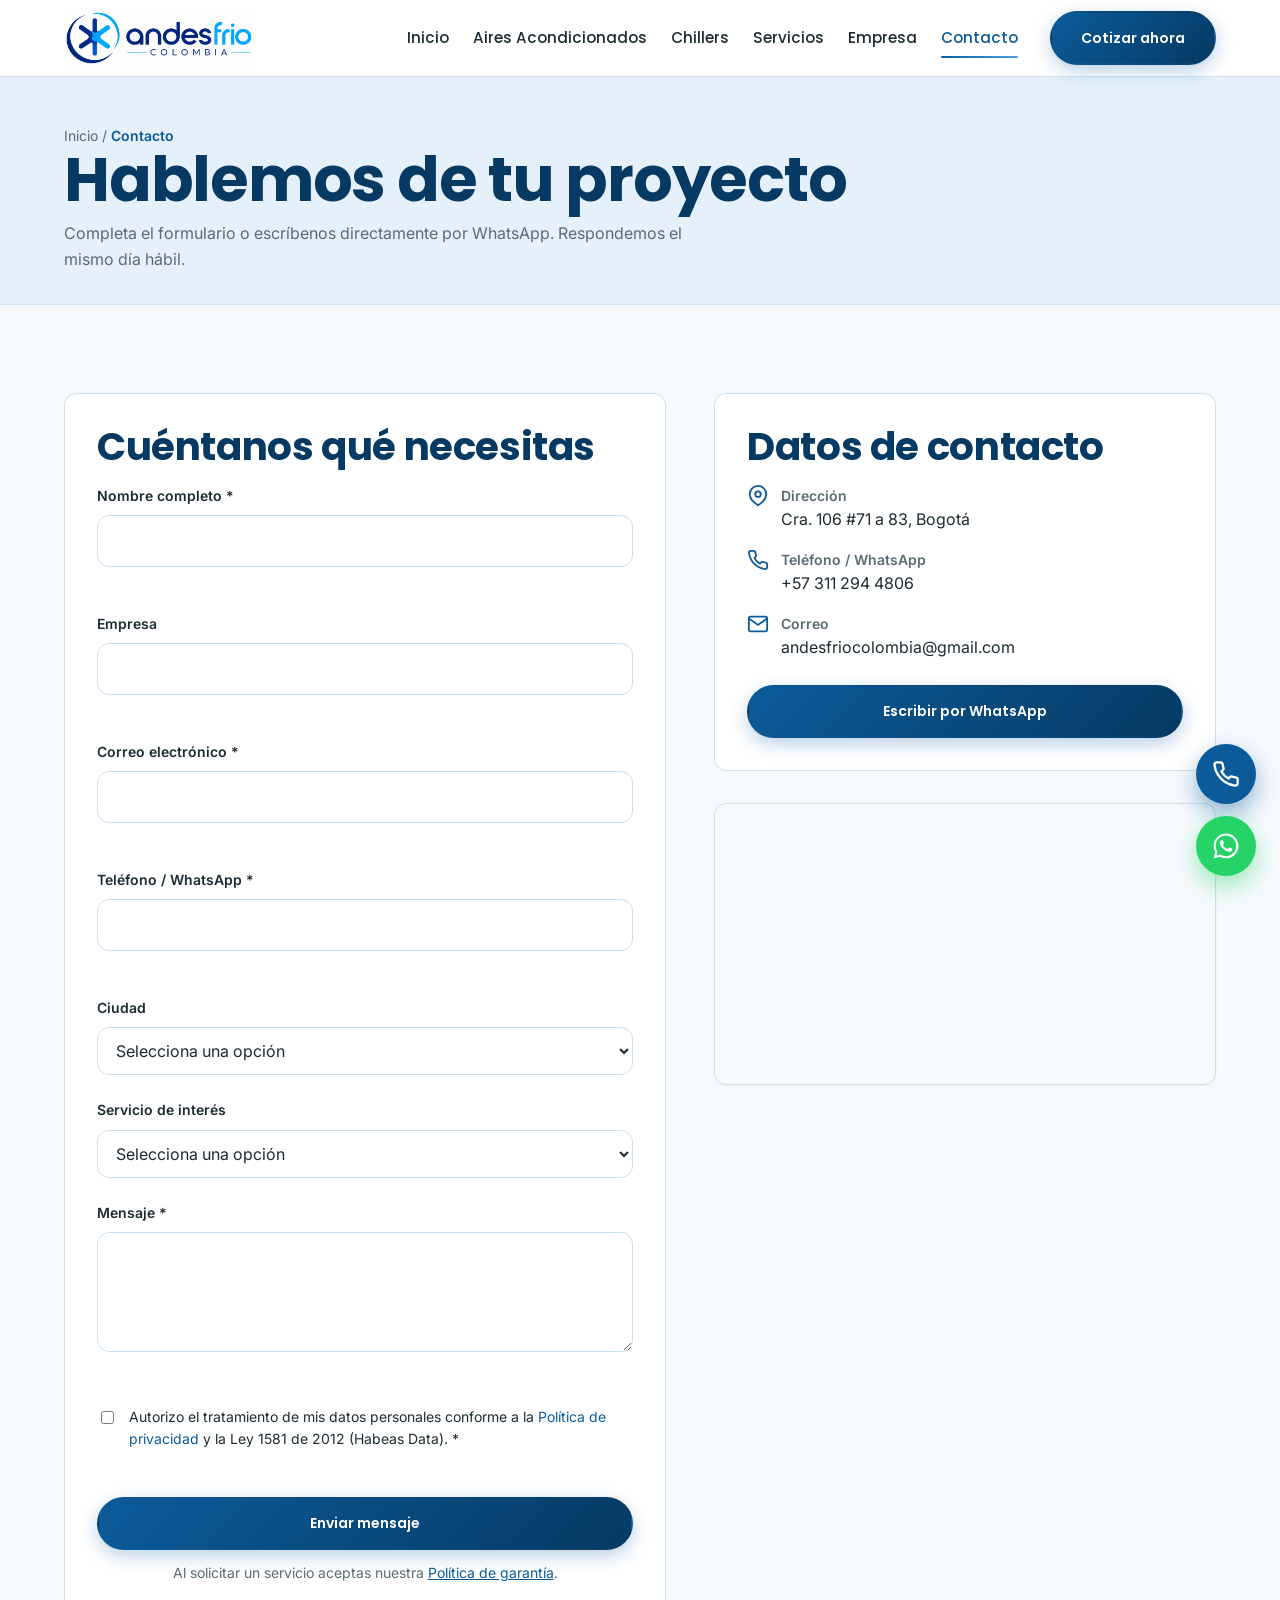
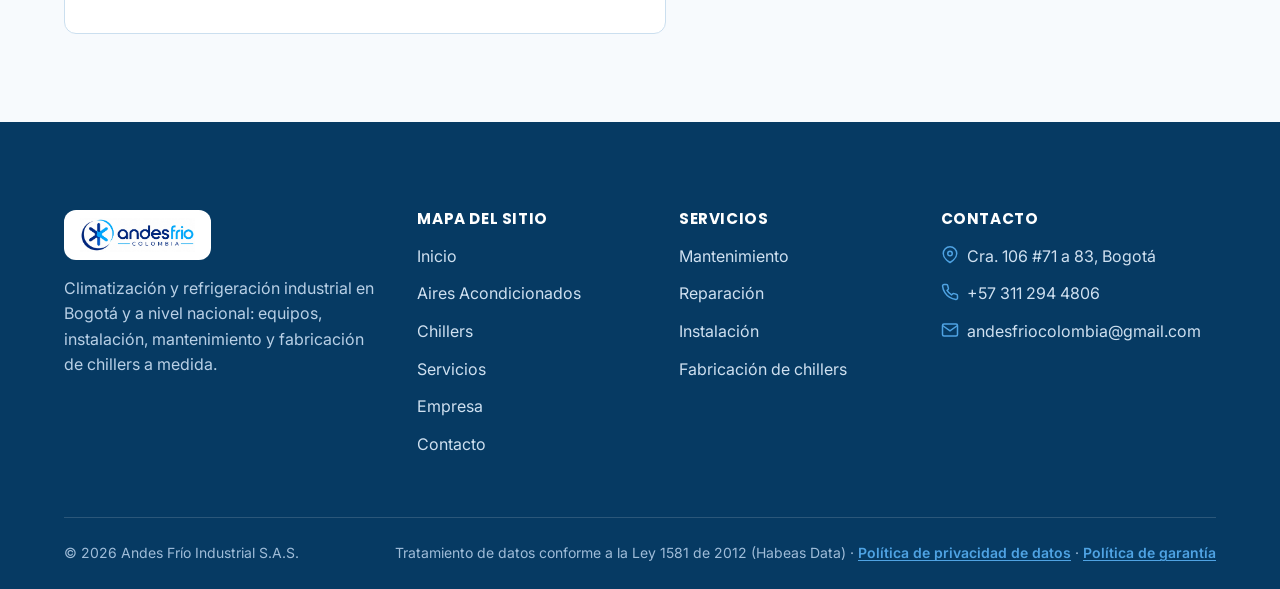
<file: contacto.html>
<!doctype html>
<html lang="es-CO">
<head>
<meta charset="UTF-8">
<meta name="viewport" content="width=device-width, initial-scale=1.0">
<title>Contacto | Andes Frío Industrial</title>
<meta name="description" content="Escríbenos para cotizar aires acondicionados, chillers industriales o servicios de mantenimiento, reparación e instalación en Bogotá y a nivel nacional.">
<meta property="og:title" content="Contacto | Andes Frío Industrial">
<meta property="og:description" content="Cotiza equipos y servicios de climatización y refrigeración industrial.">
<meta property="og:type" content="website">
<meta property="og:url" content="https://andesfrio.com/contacto.html">
<meta property="og:image" content="https://andesfrio.com/assets/img/hero-instalacion.jpg">
<link rel="canonical" href="https://andesfrio.com/contacto.html">
<link rel="icon" type="image/svg+xml" href="assets/img/favicon.svg">
<link rel="preconnect" href="https://fonts.googleapis.com">
<link rel="stylesheet" href="css/main.css">
</head>
<body>

<div class="scroll-progress" data-scroll-progress></div>

<header class="site-header">
  <div class="container">
    <a href="index.html" class="brand">
      <img src="assets/img/logo.png" alt="Andes Frío Colombia" class="brand-logo">
    </a>
    <nav class="main-nav" id="main-nav">
      <ul class="nav-list">
        <li><a href="index.html">Inicio</a></li>
        <li><a href="equipos.html">Aires Acondicionados</a></li>
        <li><a href="chillers.html">Chillers</a></li>
        <li><a href="servicios.html">Servicios</a></li>
        <li><a href="empresa.html">Empresa</a></li>
        <li><a href="contacto.html">Contacto</a></li>
      </ul>
      <div class="header-actions">
        <a href="contacto.html" class="btn btn-primary">Cotizar ahora</a>
      </div>
    </nav>
    <button class="nav-toggle" type="button" aria-expanded="false" aria-controls="main-nav" aria-label="Abrir menú">
      <svg viewBox="0 0 24 24" fill="none" stroke="currentColor" stroke-width="2" stroke-linecap="round" aria-hidden="true"><line x1="3" y1="6" x2="21" y2="6"/><line x1="3" y1="12" x2="21" y2="12"/><line x1="3" y1="18" x2="21" y2="18"/></svg>
    </button>
  </div>
</header>

<main>

  <div class="page-hero">
    <div class="container">
      <p class="breadcrumb"><a href="index.html">Inicio</a> / <span>Contacto</span></p>
      <h1>Hablemos de tu proyecto</h1>
      <p>Completa el formulario o escríbenos directamente por WhatsApp. Respondemos el mismo día hábil.</p>
    </div>
  </div>

  <section class="section">
    <div class="container contact-grid">

      <div class="contact-card">
        <h2>Cuéntanos qué necesitas</h2>
        <form id="contact-form" novalidate action="https://api.web3forms.com/submit" method="POST">
          <input type="hidden" name="access_key" value="34e31b08-e240-4026-a3e6-f3bbd00abe3d">
          <div class="form-field">
            <label for="nombre">Nombre completo *</label>
            <input type="text" id="nombre" name="nombre" required>
            <p class="form-error" role="alert"></p>
          </div>
          <div class="form-field">
            <label for="empresa">Empresa</label>
            <input type="text" id="empresa" name="empresa">
            <p class="form-error" role="alert"></p>
          </div>
          <div class="form-field">
            <label for="email">Correo electrónico *</label>
            <input type="email" id="email" name="email" required>
            <p class="form-error" role="alert"></p>
          </div>
          <div class="form-field">
            <label for="telefono">Teléfono / WhatsApp *</label>
            <input type="tel" id="telefono" name="telefono" required>
            <p class="form-error" role="alert"></p>
          </div>
          <div class="form-field">
            <label for="localidad">Ciudad</label>
            <select id="localidad" name="localidad">
              <option value="">Selecciona una opción</option>
              <option value="bogota">Bogotá (todas las localidades)</option>
              <option value="otra">Otra ciudad de Colombia</option>
            </select>
          </div>
          <div class="form-field">
            <label for="interes">Servicio de interés</label>
            <select id="interes" name="interes">
              <option value="">Selecciona una opción</option>
              <option value="mantenimiento">Mantenimiento</option>
              <option value="reparacion">Reparación</option>
              <option value="instalacion">Instalación</option>
              <option value="equipos">Aire acondicionado nuevo</option>
              <option value="chiller">Chillers industriales</option>
              <option value="otro">Otro</option>
            </select>
          </div>
          <div class="form-field">
            <label for="mensaje">Mensaje *</label>
            <textarea id="mensaje" name="mensaje" required></textarea>
            <p class="form-error" role="alert"></p>
          </div>
          <div class="form-field">
            <div class="form-check">
              <input type="checkbox" id="habeas-data" name="habeas_data" required>
              <label for="habeas-data">Autorizo el tratamiento de mis datos personales conforme a la <a href="privacidad.html" target="_blank">Política de privacidad</a> y la Ley 1581 de 2012 (Habeas Data). *</label>
            </div>
            <p class="form-error" role="alert"></p>
          </div>
          <button type="submit" class="btn btn-primary btn-block">Enviar mensaje</button>
          <p class="form-note" data-form-note></p>
          <p class="form-legal-note">Al solicitar un servicio aceptas nuestra <a href="garantia.html" target="_blank">Política de garantía</a>.</p>
        </form>
      </div>

      <div>
        <div class="contact-card" style="margin-bottom: var(--space-6);">
          <h2>Datos de contacto</h2>
          <ul class="contact-info-list">
            <li>
              <svg viewBox="0 0 24 24" fill="none" stroke="currentColor" stroke-width="2" aria-hidden="true"><path d="M21 10c0 7-9 12-9 12s-9-5-9-12a9 9 0 0 1 18 0z"/><circle cx="12" cy="10" r="3"/></svg>
              <span><strong>Dirección</strong>Cra. 106 #71 a 83, Bogotá</span>
            </li>
            <li>
              <svg viewBox="0 0 24 24" fill="none" stroke="currentColor" stroke-width="2" aria-hidden="true"><path d="M22 16.92v3a2 2 0 0 1-2.18 2 19.79 19.79 0 0 1-8.63-3.07 19.5 19.5 0 0 1-6-6A19.79 19.79 0 0 1 2.1 4.18 2 2 0 0 1 4.1 2h3a2 2 0 0 1 2 1.72c.13.96.36 1.9.7 2.81a2 2 0 0 1-.45 2.11L8.1 9.91a16 16 0 0 0 6 6l1.27-1.27a2 2 0 0 1 2.11-.45c.91.34 1.85.57 2.81.7A2 2 0 0 1 22 16.92z"/></svg>
              <span><strong>Teléfono / WhatsApp</strong>+57 311 294 4806</span>
            </li>
            <li>
              <svg viewBox="0 0 24 24" fill="none" stroke="currentColor" stroke-width="2" aria-hidden="true"><path d="M22 6l-10 7L2 6"/><rect x="2" y="4" width="20" height="16" rx="2"/></svg>
              <span><strong>Correo</strong>andesfriocolombia@gmail.com</span>
            </li>
          </ul>
          <a href="https://wa.me/573112944806" target="_blank" rel="noopener" class="btn btn-primary btn-block">Escribir por WhatsApp</a>
        </div>

        <div class="map-embed">
          <iframe
            src="https://www.google.com/maps?q=Cra.+106+%2371+a+83,+Bogot%C3%A1,+Colombia&output=embed"
            title="Ubicación de Andes Frío Industrial — Cra. 106 #71 a 83, Bogotá"
            loading="lazy"
            referrerpolicy="no-referrer-when-downgrade"
            allowfullscreen></iframe>
        </div>
      </div>

    </div>
  </section>

</main>

<footer class="site-footer">
  <div class="container">
    <div class="footer-grid">
      <div class="footer-brand">
        <a href="index.html" class="brand">
          <span class="brand-logo-wrap">
            <img src="assets/img/logo.png" alt="Andes Frío Colombia" class="brand-logo">
          </span>
        </a>
        <p>Climatización y refrigeración industrial en Bogotá y a nivel nacional: equipos, instalación, mantenimiento y fabricación de chillers a medida.</p>
      </div>
      <div class="footer-col">
        <h4>Mapa del sitio</h4>
        <ul>
          <li><a href="index.html">Inicio</a></li>
          <li><a href="equipos.html">Aires Acondicionados</a></li>
          <li><a href="chillers.html">Chillers</a></li>
          <li><a href="servicios.html">Servicios</a></li>
          <li><a href="empresa.html">Empresa</a></li>
          <li><a href="contacto.html">Contacto</a></li>
        </ul>
      </div>
      <div class="footer-col">
        <h4>Servicios</h4>
        <ul>
          <li><a href="servicios.html#mantenimiento">Mantenimiento</a></li>
          <li><a href="servicios.html#reparacion">Reparación</a></li>
          <li><a href="servicios.html#instalacion">Instalación</a></li>
          <li><a href="servicios.html#fabricacion">Fabricación de chillers</a></li>
        </ul>
      </div>
      <div class="footer-col">
        <h4>Contacto</h4>
        <ul class="footer-contact">
          <li><svg viewBox="0 0 24 24" fill="none" stroke="currentColor" stroke-width="2" aria-hidden="true"><path d="M21 10c0 7-9 12-9 12s-9-5-9-12a9 9 0 0 1 18 0z"/><circle cx="12" cy="10" r="3"/></svg>Cra. 106 #71 a 83, Bogotá</li>
          <li><svg viewBox="0 0 24 24" fill="none" stroke="currentColor" stroke-width="2" aria-hidden="true"><path d="M22 16.92v3a2 2 0 0 1-2.18 2 19.79 19.79 0 0 1-8.63-3.07 19.5 19.5 0 0 1-6-6A19.79 19.79 0 0 1 2.1 4.18 2 2 0 0 1 4.1 2h3a2 2 0 0 1 2 1.72c.13.96.36 1.9.7 2.81a2 2 0 0 1-.45 2.11L8.1 9.91a16 16 0 0 0 6 6l1.27-1.27a2 2 0 0 1 2.11-.45c.91.34 1.85.57 2.81.7A2 2 0 0 1 22 16.92z"/></svg>+57 311 294 4806</li>
          <li><svg viewBox="0 0 24 24" fill="none" stroke="currentColor" stroke-width="2" aria-hidden="true"><path d="M22 6l-10 7L2 6"/><rect x="2" y="4" width="20" height="16" rx="2"/></svg>andesfriocolombia@gmail.com</li>
        </ul>
      </div>
    </div>
    <div class="footer-bottom">
      <span>© <span data-year>2026</span> Andes Frío Industrial S.A.S.</span>
      <span>Tratamiento de datos conforme a la Ley 1581 de 2012 (Habeas Data) · <a href="privacidad.html" class="legal-link">Política de privacidad de datos</a> · <a href="garantia.html" class="legal-link">Política de garantía</a></span>
    </div>
  </div>
</footer>

<a class="call-float" href="tel:+573112944806" aria-label="Llámanos">
  <svg viewBox="0 0 24 24" fill="none" stroke="currentColor" stroke-width="2" aria-hidden="true"><path d="M22 16.92v3a2 2 0 0 1-2.18 2 19.79 19.79 0 0 1-8.63-3.07 19.5 19.5 0 0 1-6-6 19.79 19.79 0 0 1-3.07-8.67A2 2 0 0 1 4.11 2h3a2 2 0 0 1 2 1.72c.127.96.361 1.903.7 2.81a2 2 0 0 1-.45 2.11L8.09 9.91a16 16 0 0 0 6 6l1.27-1.27a2 2 0 0 1 2.11-.45c.907.339 1.85.573 2.81.7A2 2 0 0 1 22 16.92z"/></svg>
</a>

<a class="whatsapp-float" href="https://wa.me/573112944806" target="_blank" rel="noopener" aria-label="Escríbenos por WhatsApp">
  <svg viewBox="0 0 24 24" fill="currentColor" aria-hidden="true"><path d="M12.04 2C6.58 2 2.13 6.45 2.13 11.91c0 1.75.46 3.44 1.32 4.94L2 22l5.29-1.39a9.9 9.9 0 0 0 4.75 1.21h.01c5.46 0 9.91-4.45 9.91-9.91 0-2.65-1.03-5.14-2.9-7.01A9.87 9.87 0 0 0 12.04 2zm0 18.1h-.01a8.2 8.2 0 0 1-4.19-1.15l-.3-.18-3.14.82.84-3.06-.2-.31a8.17 8.17 0 0 1-1.26-4.4c0-4.52 3.68-8.2 8.2-8.2 2.19 0 4.25.85 5.8 2.4a8.15 8.15 0 0 1 2.4 5.8c0 4.52-3.68 8.28-8.14 8.28zm4.49-6.13c-.25-.12-1.45-.72-1.67-.8-.22-.08-.39-.12-.55.12-.16.25-.63.8-.78.96-.14.16-.29.18-.53.06-.25-.12-1.05-.39-2-1.23-.74-.66-1.24-1.47-1.39-1.72-.14-.25-.02-.38.11-.51.11-.11.25-.29.37-.43.12-.14.16-.25.25-.41.08-.16.04-.31-.02-.43-.06-.12-.55-1.33-.76-1.82-.2-.48-.4-.41-.55-.42-.14-.01-.31-.01-.47-.01-.16 0-.43.06-.65.31-.22.25-.86.84-.86 2.04 0 1.2.88 2.37 1 2.53.12.16 1.73 2.64 4.2 3.7.59.25 1.05.4 1.41.52.59.19 1.13.16 1.56.1.48-.07 1.45-.59 1.65-1.16.2-.57.2-1.06.14-1.16-.06-.1-.22-.16-.47-.28z"/></svg>
</a>

<script type="module" src="js/main.js?v=2"></script>
</body>
</html>
</file>
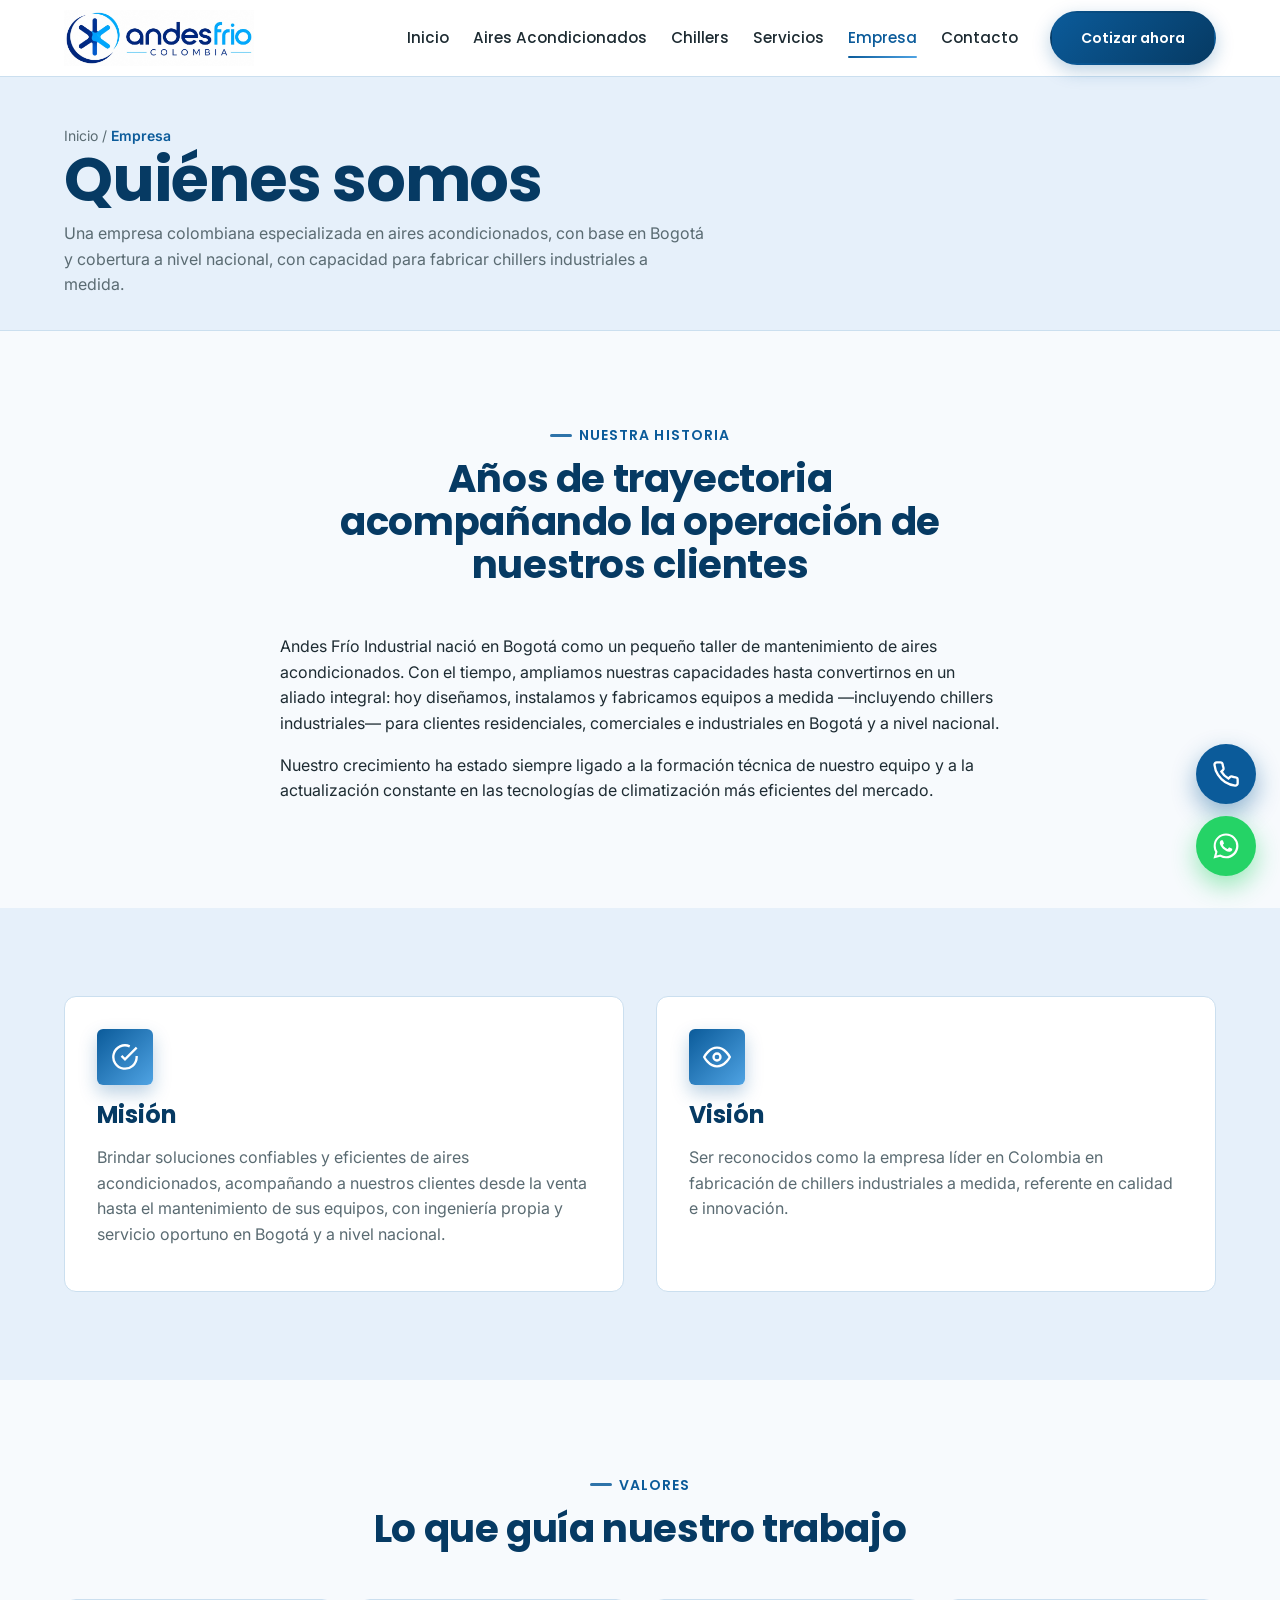
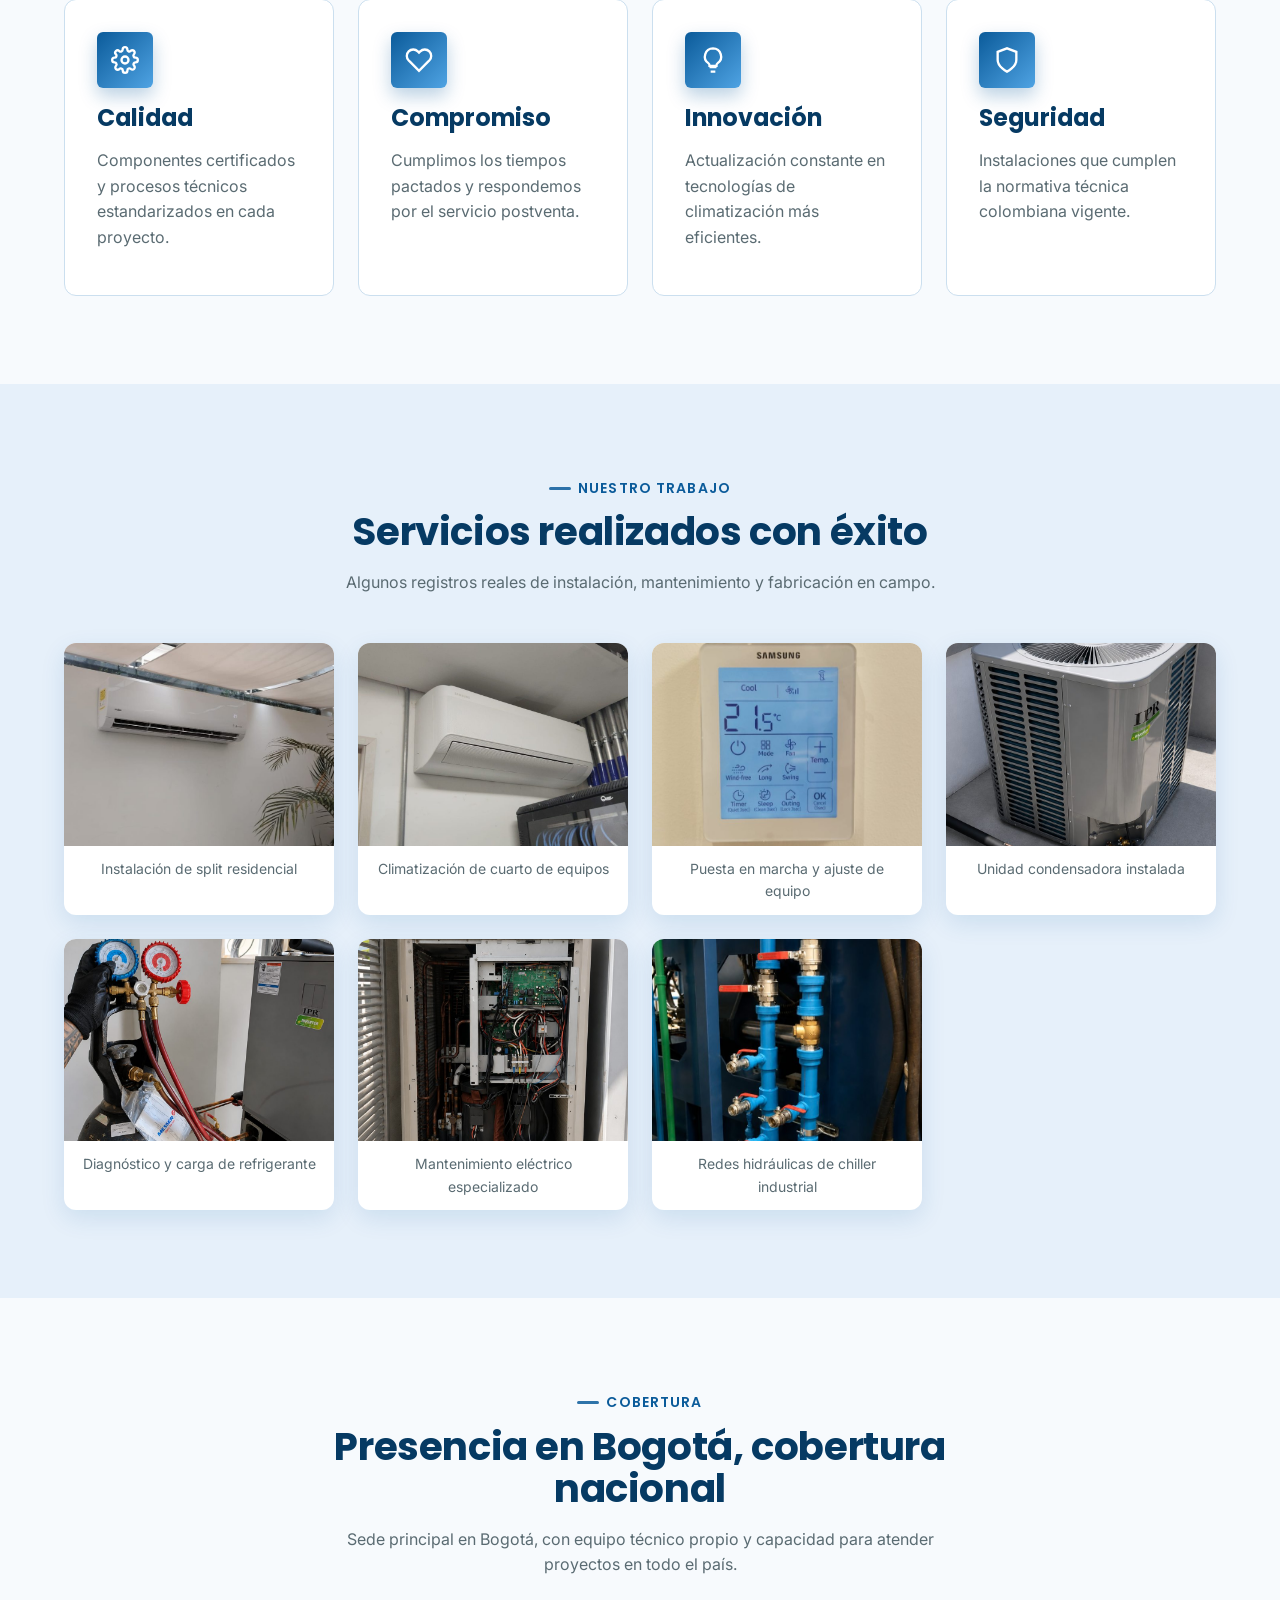
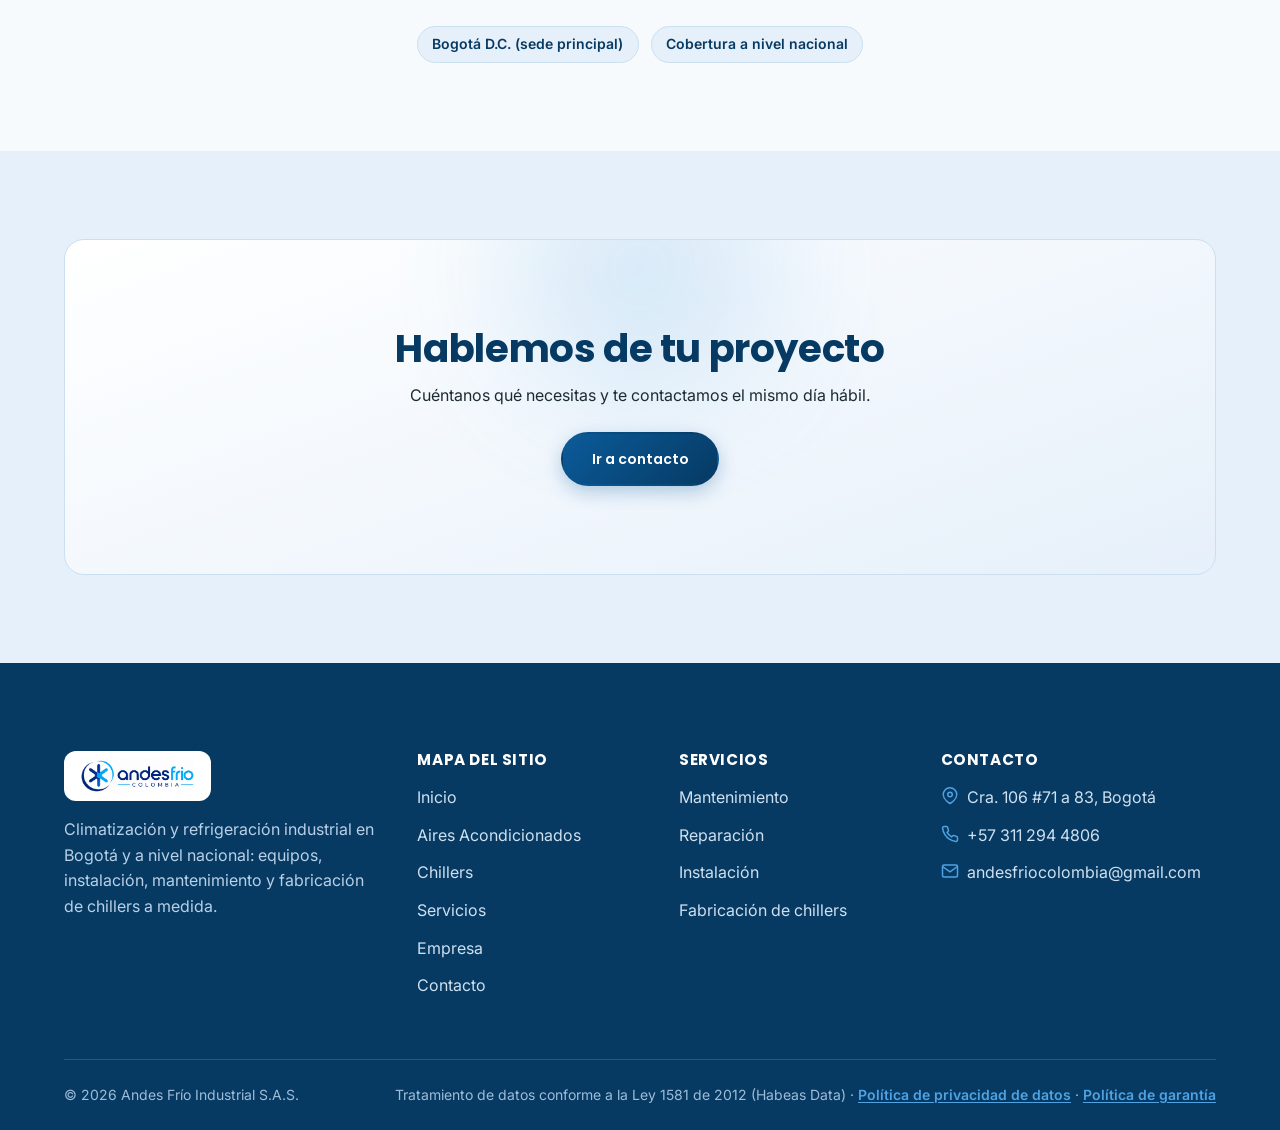
<file: empresa.html>
<!doctype html>
<html lang="es-CO">
<head>
<meta charset="UTF-8">
<meta name="viewport" content="width=device-width, initial-scale=1.0">
<title>Quiénes Somos | Andes Frío Industrial</title>
<meta name="description" content="Conoce a Andes Frío Industrial S.A.S.: historia, misión, visión, valores y cobertura geográfica de nuestra empresa de climatización y refrigeración industrial en Colombia.">
<meta property="og:title" content="Quiénes somos | Andes Frío Industrial">
<meta property="og:description" content="Historia, misión, visión y cobertura de Andes Frío Industrial.">
<meta property="og:type" content="website">
<meta property="og:url" content="https://andesfrio.com/empresa.html">
<meta property="og:image" content="https://andesfrio.com/assets/img/hero-instalacion.jpg">
<link rel="canonical" href="https://andesfrio.com/empresa.html">
<link rel="icon" type="image/svg+xml" href="assets/img/favicon.svg">
<link rel="preconnect" href="https://fonts.googleapis.com">
<link rel="stylesheet" href="css/main.css">
</head>
<body>

<div class="scroll-progress" data-scroll-progress></div>

<header class="site-header">
  <div class="container">
    <a href="index.html" class="brand">
      <img src="assets/img/logo.png" alt="Andes Frío Colombia" class="brand-logo">
    </a>
    <nav class="main-nav" id="main-nav">
      <ul class="nav-list">
        <li><a href="index.html">Inicio</a></li>
        <li><a href="equipos.html">Aires Acondicionados</a></li>
        <li><a href="chillers.html">Chillers</a></li>
        <li><a href="servicios.html">Servicios</a></li>
        <li><a href="empresa.html">Empresa</a></li>
        <li><a href="contacto.html">Contacto</a></li>
      </ul>
      <div class="header-actions">
        <a href="contacto.html" class="btn btn-primary">Cotizar ahora</a>
      </div>
    </nav>
    <button class="nav-toggle" type="button" aria-expanded="false" aria-controls="main-nav" aria-label="Abrir menú">
      <svg viewBox="0 0 24 24" fill="none" stroke="currentColor" stroke-width="2" stroke-linecap="round" aria-hidden="true"><line x1="3" y1="6" x2="21" y2="6"/><line x1="3" y1="12" x2="21" y2="12"/><line x1="3" y1="18" x2="21" y2="18"/></svg>
    </button>
  </div>
</header>

<main>

  <div class="page-hero">
    <div class="container">
      <p class="breadcrumb"><a href="index.html">Inicio</a> / <span>Empresa</span></p>
      <h1>Quiénes somos</h1>
      <p>Una empresa colombiana especializada en aires acondicionados, con base en Bogotá y cobertura a nivel nacional, con capacidad para fabricar chillers industriales a medida.</p>
    </div>
  </div>

  <section class="section">
    <div class="container">
      <div class="section-head">
        <span class="eyebrow">Nuestra historia</span>
        <h2>Años de trayectoria acompañando la operación de nuestros clientes</h2>
      </div>
      <div class="narrative">
        <p>Andes Frío Industrial nació en Bogotá como un pequeño taller de mantenimiento de aires acondicionados. Con el tiempo, ampliamos nuestras capacidades hasta convertirnos en un aliado integral: hoy diseñamos, instalamos y fabricamos equipos a medida —incluyendo chillers industriales— para clientes residenciales, comerciales e industriales en Bogotá y a nivel nacional.</p>
        <p>Nuestro crecimiento ha estado siempre ligado a la formación técnica de nuestro equipo y a la actualización constante en las tecnologías de climatización más eficientes del mercado.</p>
      </div>
    </div>
  </section>

  <section class="section section--alt">
    <div class="container grid-2">
      <div class="icon-card">
        <div class="icon-wrap"><svg viewBox="0 0 24 24" fill="none" stroke="currentColor" stroke-width="2" aria-hidden="true"><path d="M22 11.08V12a10 10 0 1 1-5.93-9.14"/><polyline points="22 4 12 14.01 9 11.01"/></svg></div>
        <h3>Misión</h3>
        <p>Brindar soluciones confiables y eficientes de aires acondicionados, acompañando a nuestros clientes desde la venta hasta el mantenimiento de sus equipos, con ingeniería propia y servicio oportuno en Bogotá y a nivel nacional.</p>
      </div>
      <div class="icon-card">
        <div class="icon-wrap"><svg viewBox="0 0 24 24" fill="none" stroke="currentColor" stroke-width="2" aria-hidden="true"><path d="M1 12s4-8 11-8 11 8 11 8-4 8-11 8-11-8-11-8z"/><circle cx="12" cy="12" r="3"/></svg></div>
        <h3>Visión</h3>
        <p>Ser reconocidos como la empresa líder en Colombia en fabricación de chillers industriales a medida, referente en calidad e innovación.</p>
      </div>
    </div>
  </section>

  <section class="section">
    <div class="container">
      <div class="section-head">
        <span class="eyebrow">Valores</span>
        <h2>Lo que guía nuestro trabajo</h2>
      </div>
      <div class="value-grid">
        <div class="icon-card reveal">
          <div class="icon-wrap"><svg viewBox="0 0 24 24" fill="none" stroke="currentColor" stroke-width="2" aria-hidden="true"><path d="M12 15a3 3 0 1 0 0-6 3 3 0 0 0 0 6z"/><path d="M19.4 15a1.65 1.65 0 0 0 .33 1.82l.06.06a2 2 0 1 1-2.83 2.83l-.06-.06a1.65 1.65 0 0 0-1.82-.33 1.65 1.65 0 0 0-1 1.51V21a2 2 0 0 1-4 0v-.09A1.65 1.65 0 0 0 9 19.4a1.65 1.65 0 0 0-1.82.33l-.06.06a2 2 0 1 1-2.83-2.83l.06-.06A1.65 1.65 0 0 0 4.6 15a1.65 1.65 0 0 0-1.51-1H3a2 2 0 0 1 0-4h.09A1.65 1.65 0 0 0 4.6 9a1.65 1.65 0 0 0-.33-1.82l-.06-.06a2 2 0 1 1 2.83-2.83l.06.06A1.65 1.65 0 0 0 9 4.6a1.65 1.65 0 0 0 1-1.51V3a2 2 0 0 1 4 0v.09a1.65 1.65 0 0 0 1 1.51 1.65 1.65 0 0 0 1.82-.33l.06-.06a2 2 0 1 1 2.83 2.83l-.06.06A1.65 1.65 0 0 0 19.4 9a1.65 1.65 0 0 0 1.51 1H21a2 2 0 0 1 0 4h-.09a1.65 1.65 0 0 0-1.51 1z"/></svg></div>
          <h3>Calidad</h3>
          <p>Componentes certificados y procesos técnicos estandarizados en cada proyecto.</p>
        </div>
        <div class="icon-card reveal">
          <div class="icon-wrap"><svg viewBox="0 0 24 24" fill="none" stroke="currentColor" stroke-width="2" aria-hidden="true"><path d="M20.84 4.61a5.5 5.5 0 0 0-7.78 0L12 5.67l-1.06-1.06a5.5 5.5 0 1 0-7.78 7.78l1.06 1.06L12 21.23l7.78-7.78 1.06-1.06a5.5 5.5 0 0 0 0-7.78z"/></svg></div>
          <h3>Compromiso</h3>
          <p>Cumplimos los tiempos pactados y respondemos por el servicio postventa.</p>
        </div>
        <div class="icon-card reveal">
          <div class="icon-wrap"><svg viewBox="0 0 24 24" fill="none" stroke="currentColor" stroke-width="2" aria-hidden="true"><path d="M9 18h6M10 22h4M12 2a7 7 0 0 0-4 12.7c.6.4 1 1.2 1 2.1v.2h6v-.2c0-.9.4-1.7 1-2.1A7 7 0 0 0 12 2z"/></svg></div>
          <h3>Innovación</h3>
          <p>Actualización constante en tecnologías de climatización más eficientes.</p>
        </div>
        <div class="icon-card reveal">
          <div class="icon-wrap"><svg viewBox="0 0 24 24" fill="none" stroke="currentColor" stroke-width="2" aria-hidden="true"><path d="M12 22s8-4 8-10V5l-8-3-8 3v7c0 6 8 10 8 10z"/></svg></div>
          <h3>Seguridad</h3>
          <p>Instalaciones que cumplen la normativa técnica colombiana vigente.</p>
        </div>
      </div>
    </div>
  </section>

  <section class="section section--alt">
    <div class="container">
      <div class="section-head">
        <span class="eyebrow">Nuestro trabajo</span>
        <h2>Servicios realizados con éxito</h2>
        <p>Algunos registros reales de instalación, mantenimiento y fabricación en campo.</p>
      </div>
      <div class="proof-gallery">
        <figure class="proof-gallery__item">
          <img src="assets/img/proyectos/proyecto-split-patio.jpg" alt="Instalación de aire acondicionado tipo split en patio residencial" loading="lazy" width="1200" height="543">
          <figcaption>Instalación de split residencial</figcaption>
        </figure>
        <figure class="proof-gallery__item">
          <img src="assets/img/proyectos/proyecto-cuarto-equipos.jpg" alt="Unidad evaporadora instalada en cuarto de equipos con rack de servidores" loading="lazy" width="1200" height="675">
          <figcaption>Climatización de cuarto de equipos</figcaption>
        </figure>
        <figure class="proof-gallery__item">
          <img src="assets/img/proyectos/proyecto-termostato.jpg" alt="Ajuste de termostato de aire acondicionado en modo frío" loading="lazy" width="675" height="1200">
          <figcaption>Puesta en marcha y ajuste de equipo</figcaption>
        </figure>
        <figure class="proof-gallery__item">
          <img src="assets/img/proyectos/proyecto-condensadora.jpg" alt="Unidad condensadora industrial instalada en terraza" loading="lazy" width="800" height="1200">
          <figcaption>Unidad condensadora instalada</figcaption>
        </figure>
        <figure class="proof-gallery__item">
          <img src="assets/img/proyectos/proyecto-carga-refrigerante.jpg" alt="Técnico realizando carga de refrigerante con manómetros en chiller industrial" loading="lazy" width="900" height="1200">
          <figcaption>Diagnóstico y carga de refrigerante</figcaption>
        </figure>
        <figure class="proof-gallery__item">
          <img src="assets/img/proyectos/proyecto-tablero-electrico.jpg" alt="Mantenimiento de tablero eléctrico de unidad condensadora" loading="lazy" width="900" height="1200">
          <figcaption>Mantenimiento eléctrico especializado</figcaption>
        </figure>
        <figure class="proof-gallery__item">
          <img src="assets/img/proyectos/proyecto-redes-chiller.jpg" alt="Redes hidráulicas y válvulas de chiller industrial fabricado a medida" loading="lazy" width="675" height="1200">
          <figcaption>Redes hidráulicas de chiller industrial</figcaption>
        </figure>
      </div>
    </div>
  </section>

  <section class="section">
    <div class="container">
      <div class="section-head">
        <span class="eyebrow">Cobertura</span>
        <h2>Presencia en Bogotá, cobertura nacional</h2>
        <p>Sede principal en Bogotá, con equipo técnico propio y capacidad para atender proyectos en todo el país.</p>
      </div>
      <div class="coverage-chips">
        <span class="chip">Bogotá D.C. (sede principal)</span>
        <span class="chip">Cobertura a nivel nacional</span>
      </div>
    </div>
  </section>

  <section class="section section--alt">
    <div class="container">
      <div class="cta-band reveal">
        <h2>Hablemos de tu proyecto</h2>
        <p class="lead">Cuéntanos qué necesitas y te contactamos el mismo día hábil.</p>
        <a href="contacto.html" class="btn btn-primary">Ir a contacto</a>
      </div>
    </div>
  </section>

</main>

<footer class="site-footer">
  <div class="container">
    <div class="footer-grid">
      <div class="footer-brand">
        <a href="index.html" class="brand">
          <span class="brand-logo-wrap">
            <img src="assets/img/logo.png" alt="Andes Frío Colombia" class="brand-logo">
          </span>
        </a>
        <p>Climatización y refrigeración industrial en Bogotá y a nivel nacional: equipos, instalación, mantenimiento y fabricación de chillers a medida.</p>
      </div>
      <div class="footer-col">
        <h4>Mapa del sitio</h4>
        <ul>
          <li><a href="index.html">Inicio</a></li>
          <li><a href="equipos.html">Aires Acondicionados</a></li>
          <li><a href="chillers.html">Chillers</a></li>
          <li><a href="servicios.html">Servicios</a></li>
          <li><a href="empresa.html">Empresa</a></li>
          <li><a href="contacto.html">Contacto</a></li>
        </ul>
      </div>
      <div class="footer-col">
        <h4>Servicios</h4>
        <ul>
          <li><a href="servicios.html#mantenimiento">Mantenimiento</a></li>
          <li><a href="servicios.html#reparacion">Reparación</a></li>
          <li><a href="servicios.html#instalacion">Instalación</a></li>
          <li><a href="servicios.html#fabricacion">Fabricación de chillers</a></li>
        </ul>
      </div>
      <div class="footer-col">
        <h4>Contacto</h4>
        <ul class="footer-contact">
          <li><svg viewBox="0 0 24 24" fill="none" stroke="currentColor" stroke-width="2" aria-hidden="true"><path d="M21 10c0 7-9 12-9 12s-9-5-9-12a9 9 0 0 1 18 0z"/><circle cx="12" cy="10" r="3"/></svg>Cra. 106 #71 a 83, Bogotá</li>
          <li><svg viewBox="0 0 24 24" fill="none" stroke="currentColor" stroke-width="2" aria-hidden="true"><path d="M22 16.92v3a2 2 0 0 1-2.18 2 19.79 19.79 0 0 1-8.63-3.07 19.5 19.5 0 0 1-6-6A19.79 19.79 0 0 1 2.1 4.18 2 2 0 0 1 4.1 2h3a2 2 0 0 1 2 1.72c.13.96.36 1.9.7 2.81a2 2 0 0 1-.45 2.11L8.1 9.91a16 16 0 0 0 6 6l1.27-1.27a2 2 0 0 1 2.11-.45c.91.34 1.85.57 2.81.7A2 2 0 0 1 22 16.92z"/></svg>+57 311 294 4806</li>
          <li><svg viewBox="0 0 24 24" fill="none" stroke="currentColor" stroke-width="2" aria-hidden="true"><path d="M22 6l-10 7L2 6"/><rect x="2" y="4" width="20" height="16" rx="2"/></svg>andesfriocolombia@gmail.com</li>
        </ul>
      </div>
    </div>
    <div class="footer-bottom">
      <span>© <span data-year>2026</span> Andes Frío Industrial S.A.S.</span>
      <span>Tratamiento de datos conforme a la Ley 1581 de 2012 (Habeas Data) · <a href="privacidad.html" class="legal-link">Política de privacidad de datos</a> · <a href="garantia.html" class="legal-link">Política de garantía</a></span>
    </div>
  </div>
</footer>

<a class="call-float" href="tel:+573112944806" aria-label="Llámanos">
  <svg viewBox="0 0 24 24" fill="none" stroke="currentColor" stroke-width="2" aria-hidden="true"><path d="M22 16.92v3a2 2 0 0 1-2.18 2 19.79 19.79 0 0 1-8.63-3.07 19.5 19.5 0 0 1-6-6 19.79 19.79 0 0 1-3.07-8.67A2 2 0 0 1 4.11 2h3a2 2 0 0 1 2 1.72c.127.96.361 1.903.7 2.81a2 2 0 0 1-.45 2.11L8.09 9.91a16 16 0 0 0 6 6l1.27-1.27a2 2 0 0 1 2.11-.45c.907.339 1.85.573 2.81.7A2 2 0 0 1 22 16.92z"/></svg>
</a>

<a class="whatsapp-float" href="https://wa.me/573112944806?text=Hola%2C%20quiero%20m%C3%A1s%20informaci%C3%B3n" target="_blank" rel="noopener" aria-label="Escríbenos por WhatsApp">
  <svg viewBox="0 0 24 24" fill="currentColor" aria-hidden="true"><path d="M12.04 2C6.58 2 2.13 6.45 2.13 11.91c0 1.75.46 3.44 1.32 4.94L2 22l5.29-1.39a9.9 9.9 0 0 0 4.75 1.21h.01c5.46 0 9.91-4.45 9.91-9.91 0-2.65-1.03-5.14-2.9-7.01A9.87 9.87 0 0 0 12.04 2zm0 18.1h-.01a8.2 8.2 0 0 1-4.19-1.15l-.3-.18-3.14.82.84-3.06-.2-.31a8.17 8.17 0 0 1-1.26-4.4c0-4.52 3.68-8.2 8.2-8.2 2.19 0 4.25.85 5.8 2.4a8.15 8.15 0 0 1 2.4 5.8c0 4.52-3.68 8.28-8.14 8.28zm4.49-6.13c-.25-.12-1.45-.72-1.67-.8-.22-.08-.39-.12-.55.12-.16.25-.63.8-.78.96-.14.16-.29.18-.53.06-.25-.12-1.05-.39-2-1.23-.74-.66-1.24-1.47-1.39-1.72-.14-.25-.02-.38.11-.51.11-.11.25-.29.37-.43.12-.14.16-.25.25-.41.08-.16.04-.31-.02-.43-.06-.12-.55-1.33-.76-1.82-.2-.48-.4-.41-.55-.42-.14-.01-.31-.01-.47-.01-.16 0-.43.06-.65.31-.22.25-.86.84-.86 2.04 0 1.2.88 2.37 1 2.53.12.16 1.73 2.64 4.2 3.7.59.25 1.05.4 1.41.52.59.19 1.13.16 1.56.1.48-.07 1.45-.59 1.65-1.16.2-.57.2-1.06.14-1.16-.06-.1-.22-.16-.47-.28z"/></svg>
</a>

<script type="module" src="js/main.js?v=2"></script>
</body>
</html>
</file>
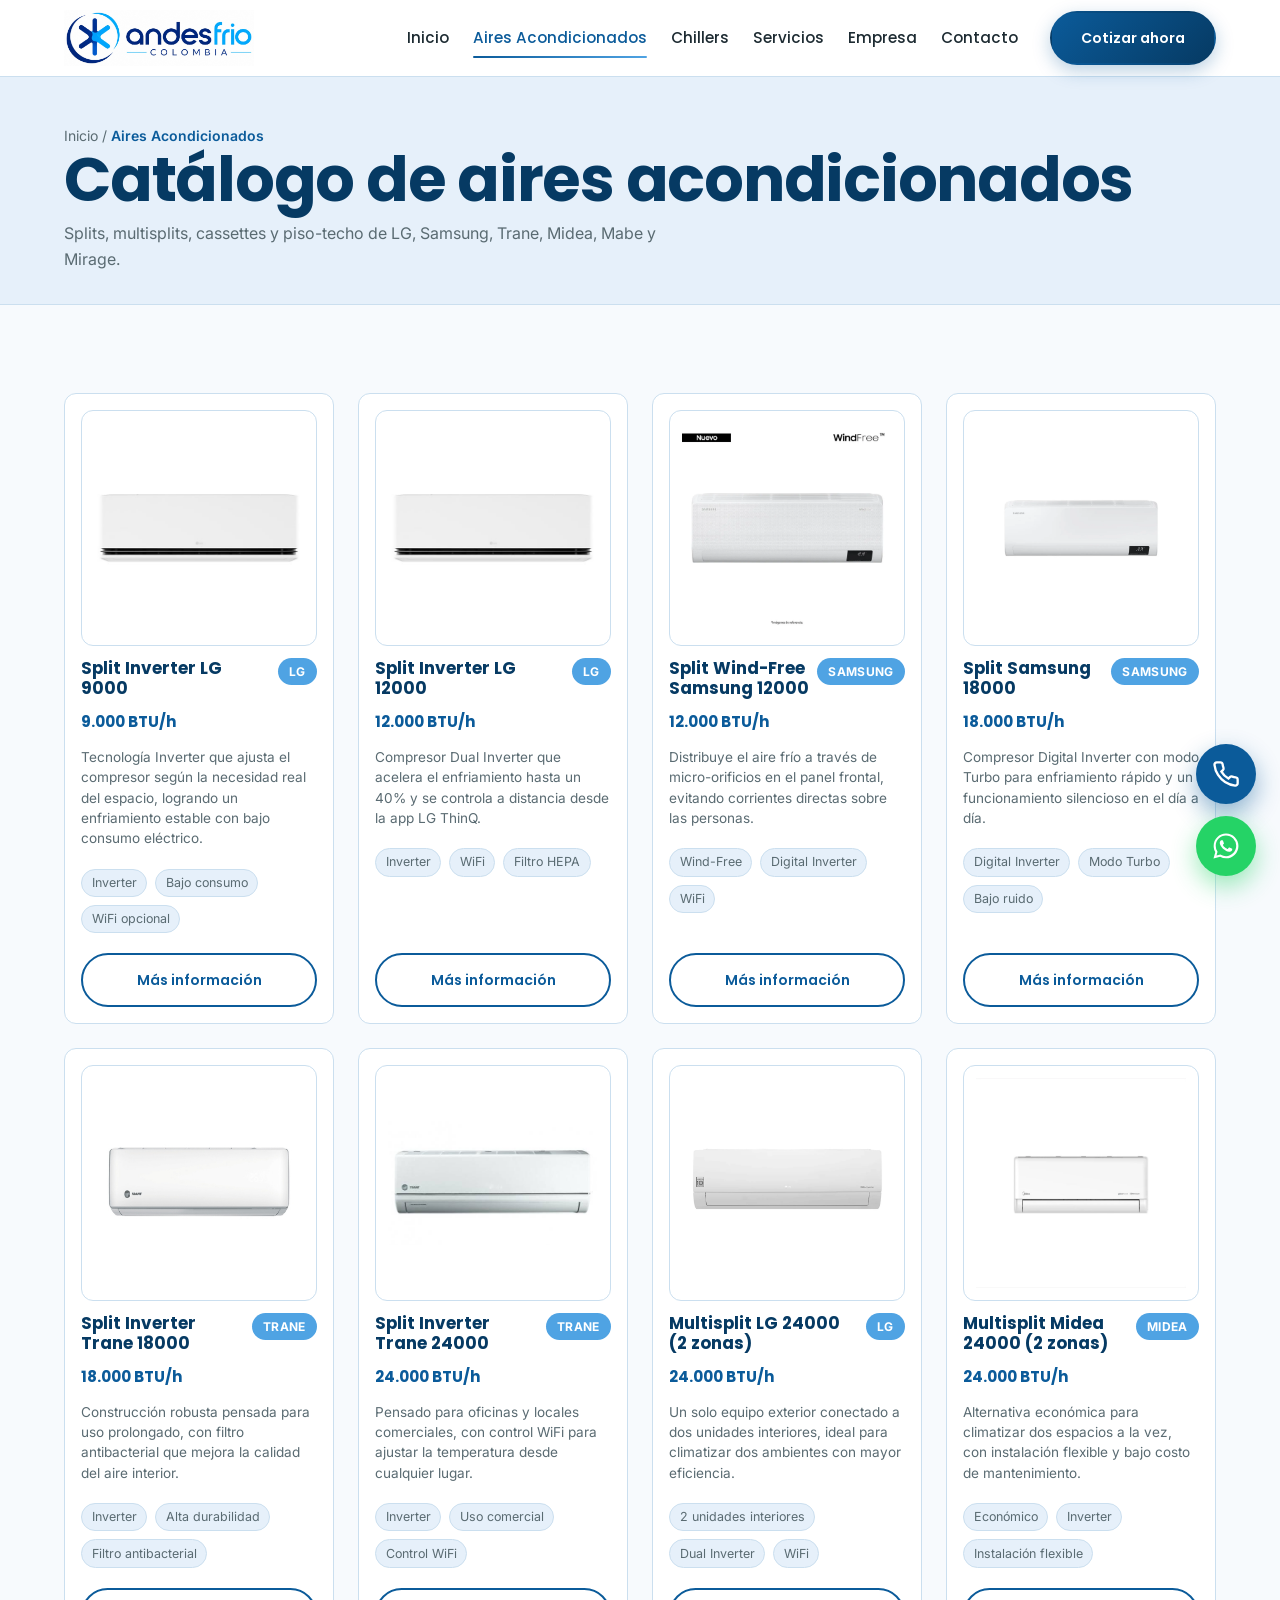
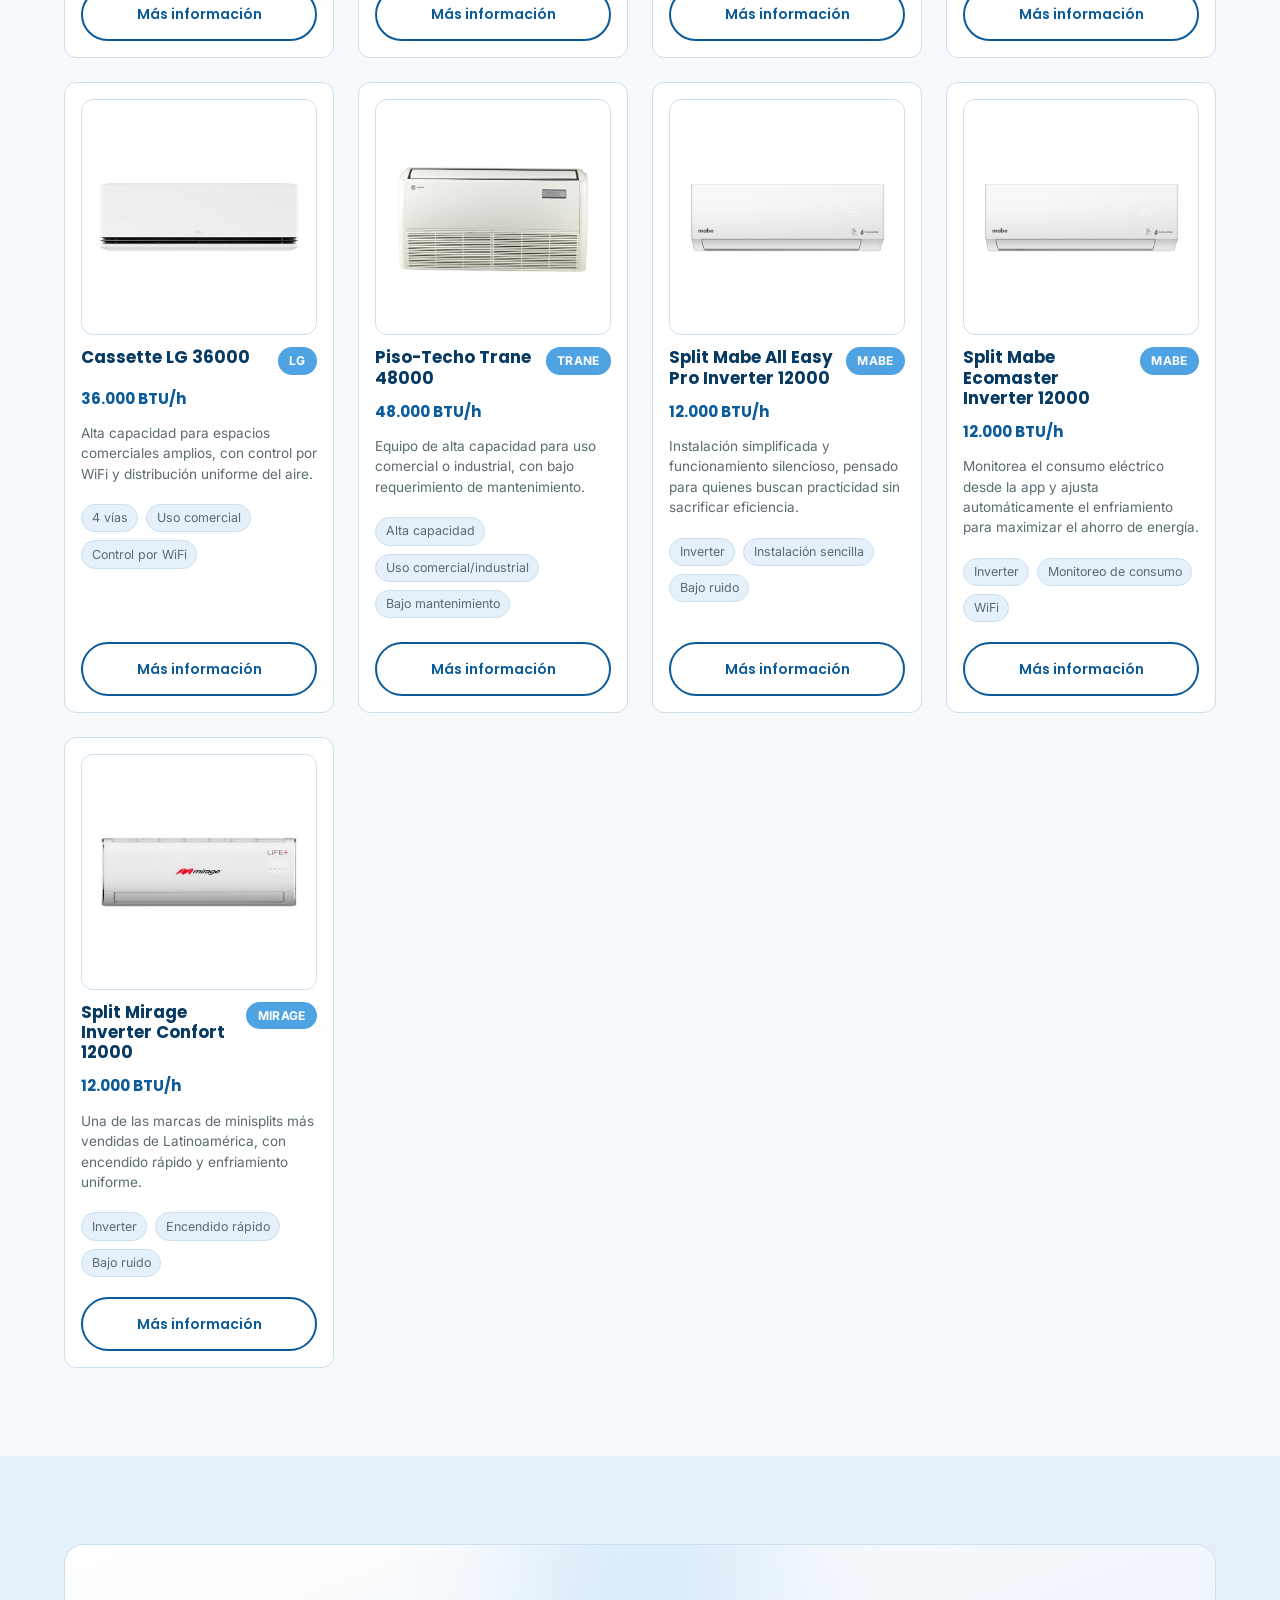
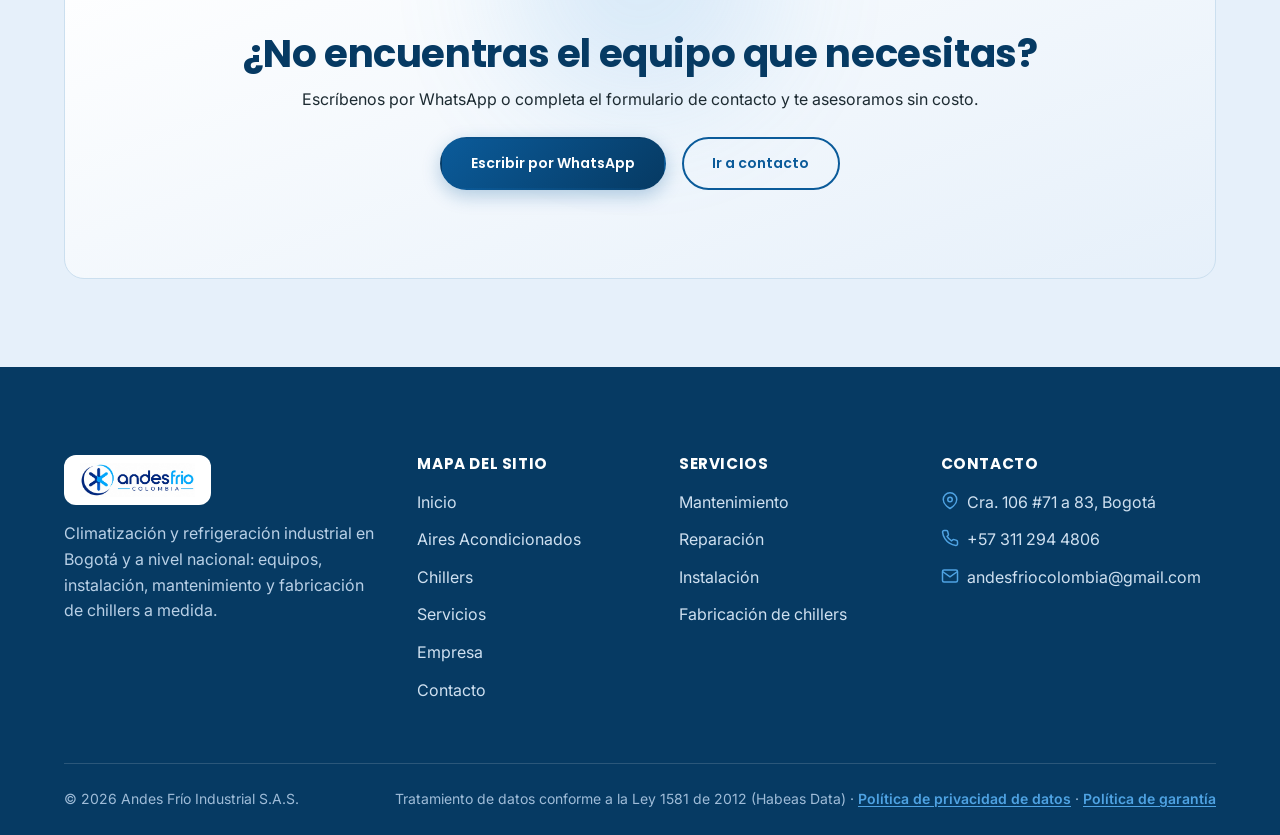
<file: equipos.html>
<!doctype html>
<html lang="es-CO">
<head>
<meta charset="UTF-8">
<meta name="viewport" content="width=device-width, initial-scale=1.0">
<title>Equipos de Aire Acondicionado | Andes Frío Industrial</title>
<meta name="description" content="Catálogo de aires acondicionados split, multisplit, cassette y piso-techo de las marcas LG, Samsung, Trane, Midea, Mabe y Mirage.">
<meta property="og:title" content="Equipos de Aire Acondicionado | Andes Frío Industrial">
<meta property="og:description" content="Catálogo de aires acondicionados residenciales y comerciales de las principales marcas.">
<meta property="og:type" content="website">
<meta property="og:url" content="https://andesfrio.com/equipos.html">
<meta property="og:image" content="https://andesfrio.com/assets/img/hero-instalacion.jpg">
<link rel="canonical" href="https://andesfrio.com/equipos.html">
<link rel="icon" type="image/svg+xml" href="assets/img/favicon.svg">
<link rel="preconnect" href="https://fonts.googleapis.com">
<link rel="stylesheet" href="css/main.css">
</head>
<body>

<div class="scroll-progress" data-scroll-progress></div>

<header class="site-header">
  <div class="container">
    <a href="index.html" class="brand">
      <img src="assets/img/logo.png" alt="Andes Frío Colombia" class="brand-logo">
    </a>
    <nav class="main-nav" id="main-nav">
      <ul class="nav-list">
        <li><a href="index.html">Inicio</a></li>
        <li><a href="equipos.html">Aires Acondicionados</a></li>
        <li><a href="chillers.html">Chillers</a></li>
        <li><a href="servicios.html">Servicios</a></li>
        <li><a href="empresa.html">Empresa</a></li>
        <li><a href="contacto.html">Contacto</a></li>
      </ul>
      <div class="header-actions">
        <a href="contacto.html" class="btn btn-primary">Cotizar ahora</a>
      </div>
    </nav>
    <button class="nav-toggle" type="button" aria-expanded="false" aria-controls="main-nav" aria-label="Abrir menú">
      <svg viewBox="0 0 24 24" fill="none" stroke="currentColor" stroke-width="2" stroke-linecap="round" aria-hidden="true"><line x1="3" y1="6" x2="21" y2="6"/><line x1="3" y1="12" x2="21" y2="12"/><line x1="3" y1="18" x2="21" y2="18"/></svg>
    </button>
  </div>
</header>

<main>

  <div class="page-hero">
    <div class="container">
      <p class="breadcrumb"><a href="index.html">Inicio</a> / <span>Aires Acondicionados</span></p>
      <h1>Catálogo de aires acondicionados</h1>
      <p>Splits, multisplits, cassettes y piso-techo de LG, Samsung, Trane, Midea, Mabe y Mirage.</p>
    </div>
  </div>

  <section class="section">
    <div class="container">

      <div class="product-grid">

        <article class="product-card">
          <img class="product-card__photo" src="assets/img/products/lg-split.jpg" alt="Split Inverter LG 9000 BTU" loading="lazy" width="400" height="400">
          <div class="product-card__head"><h3>Split Inverter LG 9000</h3><span class="badge">LG</span></div>
          <span class="product-card__spec">9.000 BTU/h</span>
          <p class="product-card__description">Tecnología Inverter que ajusta el compresor según la necesidad real del espacio, logrando un enfriamiento estable con bajo consumo eléctrico.</p>
          <ul class="product-card__features"><li>Inverter</li><li>Bajo consumo</li><li>WiFi opcional</li></ul>
          <div class="product-card__footer"><a class="btn btn-outline btn-block" href="contacto.html?equipo=split-lg-9000">Más información</a></div>
        </article>

        <article class="product-card">
          <img class="product-card__photo" src="assets/img/products/lg-split.jpg" alt="Split Inverter LG 12000 BTU" loading="lazy" width="400" height="400">
          <div class="product-card__head"><h3>Split Inverter LG 12000</h3><span class="badge">LG</span></div>
          <span class="product-card__spec">12.000 BTU/h</span>
          <p class="product-card__description">Compresor Dual Inverter que acelera el enfriamiento hasta un 40% y se controla a distancia desde la app LG ThinQ.</p>
          <ul class="product-card__features"><li>Inverter</li><li>WiFi</li><li>Filtro HEPA</li></ul>
          <div class="product-card__footer"><a class="btn btn-outline btn-block" href="contacto.html?equipo=split-lg-12000">Más información</a></div>
        </article>

        <article class="product-card">
          <img class="product-card__photo" src="assets/img/products/samsung-windfree-12000.webp" alt="Split Wind-Free Samsung 12000 BTU" loading="lazy" width="400" height="400">
          <div class="product-card__head"><h3>Split Wind-Free Samsung 12000</h3><span class="badge">Samsung</span></div>
          <span class="product-card__spec">12.000 BTU/h</span>
          <p class="product-card__description">Distribuye el aire frío a través de micro-orificios en el panel frontal, evitando corrientes directas sobre las personas.</p>
          <ul class="product-card__features"><li>Wind-Free</li><li>Digital Inverter</li><li>WiFi</li></ul>
          <div class="product-card__footer"><a class="btn btn-outline btn-block" href="contacto.html?equipo=split-samsung-12000">Más información</a></div>
        </article>

        <article class="product-card">
          <img class="product-card__photo" src="assets/img/products/samsung-split-18000.webp" alt="Split Samsung 18000 BTU" loading="lazy" width="400" height="400">
          <div class="product-card__head"><h3>Split Samsung 18000</h3><span class="badge">Samsung</span></div>
          <span class="product-card__spec">18.000 BTU/h</span>
          <p class="product-card__description">Compresor Digital Inverter con modo Turbo para enfriamiento rápido y un funcionamiento silencioso en el día a día.</p>
          <ul class="product-card__features"><li>Digital Inverter</li><li>Modo Turbo</li><li>Bajo ruido</li></ul>
          <div class="product-card__footer"><a class="btn btn-outline btn-block" href="contacto.html?equipo=split-samsung-18000">Más información</a></div>
        </article>

        <article class="product-card">
          <img class="product-card__photo" src="assets/img/products/trane-split-18000.jpeg" alt="Split Inverter Trane 18000 BTU" loading="lazy" width="400" height="400">
          <div class="product-card__head"><h3>Split Inverter Trane 18000</h3><span class="badge">Trane</span></div>
          <span class="product-card__spec">18.000 BTU/h</span>
          <p class="product-card__description">Construcción robusta pensada para uso prolongado, con filtro antibacterial que mejora la calidad del aire interior.</p>
          <ul class="product-card__features"><li>Inverter</li><li>Alta durabilidad</li><li>Filtro antibacterial</li></ul>
          <div class="product-card__footer"><a class="btn btn-outline btn-block" href="contacto.html?equipo=split-trane-18000">Más información</a></div>
        </article>

        <article class="product-card">
          <img class="product-card__photo" src="assets/img/products/trane-split-24000.jpeg" alt="Split Inverter Trane 24000 BTU" loading="lazy" width="400" height="400">
          <div class="product-card__head"><h3>Split Inverter Trane 24000</h3><span class="badge">Trane</span></div>
          <span class="product-card__spec">24.000 BTU/h</span>
          <p class="product-card__description">Pensado para oficinas y locales comerciales, con control WiFi para ajustar la temperatura desde cualquier lugar.</p>
          <ul class="product-card__features"><li>Inverter</li><li>Uso comercial</li><li>Control WiFi</li></ul>
          <div class="product-card__footer"><a class="btn btn-outline btn-block" href="contacto.html?equipo=split-trane-24000">Más información</a></div>
        </article>

        <article class="product-card">
          <img class="product-card__photo" src="assets/img/products/multisplit-lg-24000.webp" alt="Multisplit LG 24000 BTU" loading="lazy" width="400" height="400">
          <div class="product-card__head"><h3>Multisplit LG 24000 (2 zonas)</h3><span class="badge">LG</span></div>
          <span class="product-card__spec">24.000 BTU/h</span>
          <p class="product-card__description">Un solo equipo exterior conectado a dos unidades interiores, ideal para climatizar dos ambientes con mayor eficiencia.</p>
          <ul class="product-card__features"><li>2 unidades interiores</li><li>Dual Inverter</li><li>WiFi</li></ul>
          <div class="product-card__footer"><a class="btn btn-outline btn-block" href="contacto.html?equipo=multisplit-lg-24000">Más información</a></div>
        </article>

        <article class="product-card">
          <img class="product-card__photo" src="assets/img/products/multisplit-midea-24000.webp" alt="Multisplit Midea 24000 BTU" loading="lazy" width="400" height="400">
          <div class="product-card__head"><h3>Multisplit Midea 24000 (2 zonas)</h3><span class="badge">Midea</span></div>
          <span class="product-card__spec">24.000 BTU/h</span>
          <p class="product-card__description">Alternativa económica para climatizar dos espacios a la vez, con instalación flexible y bajo costo de mantenimiento.</p>
          <ul class="product-card__features"><li>Económico</li><li>Inverter</li><li>Instalación flexible</li></ul>
          <div class="product-card__footer"><a class="btn btn-outline btn-block" href="contacto.html?equipo=multisplit-midea-24000">Más información</a></div>
        </article>

        <article class="product-card">
          <img class="product-card__photo" src="assets/img/products/lg-split.jpg" alt="Cassette LG 36000 BTU" loading="lazy" width="400" height="400">
          <div class="product-card__head"><h3>Cassette LG 36000</h3><span class="badge">LG</span></div>
          <span class="product-card__spec">36.000 BTU/h</span>
          <p class="product-card__description">Alta capacidad para espacios comerciales amplios, con control por WiFi y distribución uniforme del aire.</p>
          <ul class="product-card__features"><li>4 vías</li><li>Uso comercial</li><li>Control por WiFi</li></ul>
          <div class="product-card__footer"><a class="btn btn-outline btn-block" href="contacto.html?equipo=cassette-lg-36000">Más información</a></div>
        </article>

        <article class="product-card">
          <img class="product-card__photo" src="assets/img/products/trane-piso-techo.jpg" alt="Piso-Techo Trane 48000 BTU" loading="lazy" width="400" height="400">
          <div class="product-card__head"><h3>Piso-Techo Trane 48000</h3><span class="badge">Trane</span></div>
          <span class="product-card__spec">48.000 BTU/h</span>
          <p class="product-card__description">Equipo de alta capacidad para uso comercial o industrial, con bajo requerimiento de mantenimiento.</p>
          <ul class="product-card__features"><li>Alta capacidad</li><li>Uso comercial/industrial</li><li>Bajo mantenimiento</li></ul>
          <div class="product-card__footer"><a class="btn btn-outline btn-block" href="contacto.html?equipo=piso-techo-trane-48000">Más información</a></div>
        </article>

        <article class="product-card">
          <img class="product-card__photo" src="assets/img/products/mabe-split.jpg" alt="Split Mabe All Easy Pro Inverter 12000 BTU" loading="lazy" width="400" height="400">
          <div class="product-card__head"><h3>Split Mabe All Easy Pro Inverter 12000</h3><span class="badge">Mabe</span></div>
          <span class="product-card__spec">12.000 BTU/h</span>
          <p class="product-card__description">Instalación simplificada y funcionamiento silencioso, pensado para quienes buscan practicidad sin sacrificar eficiencia.</p>
          <ul class="product-card__features"><li>Inverter</li><li>Instalación sencilla</li><li>Bajo ruido</li></ul>
          <div class="product-card__footer"><a class="btn btn-outline btn-block" href="contacto.html?equipo=split-mabe-alleasypro-12000">Más información</a></div>
        </article>

        <article class="product-card">
          <img class="product-card__photo" src="assets/img/products/mabe-split.jpg" alt="Split Mabe Ecomaster Inverter 12000 BTU" loading="lazy" width="400" height="400">
          <div class="product-card__head"><h3>Split Mabe Ecomaster Inverter 12000</h3><span class="badge">Mabe</span></div>
          <span class="product-card__spec">12.000 BTU/h</span>
          <p class="product-card__description">Monitorea el consumo eléctrico desde la app y ajusta automáticamente el enfriamiento para maximizar el ahorro de energía.</p>
          <ul class="product-card__features"><li>Inverter</li><li>Monitoreo de consumo</li><li>WiFi</li></ul>
          <div class="product-card__footer"><a class="btn btn-outline btn-block" href="contacto.html?equipo=split-mabe-ecomaster-12000">Más información</a></div>
        </article>

        <article class="product-card">
          <img class="product-card__photo" src="assets/img/products/mirage-split.jpeg" alt="Split Mirage Inverter Confort 12000 BTU" loading="lazy" width="400" height="400">
          <div class="product-card__head"><h3>Split Mirage Inverter Confort 12000</h3><span class="badge">Mirage</span></div>
          <span class="product-card__spec">12.000 BTU/h</span>
          <p class="product-card__description">Una de las marcas de minisplits más vendidas de Latinoamérica, con encendido rápido y enfriamiento uniforme.</p>
          <ul class="product-card__features"><li>Inverter</li><li>Encendido rápido</li><li>Bajo ruido</li></ul>
          <div class="product-card__footer"><a class="btn btn-outline btn-block" href="contacto.html?equipo=split-mirage-confort-12000">Más información</a></div>
        </article>

      </div>

    </div>
  </section>

  <section class="section section--alt">
    <div class="container">
      <div class="cta-band reveal">
        <h2>¿No encuentras el equipo que necesitas?</h2>
        <p class="lead">Escríbenos por WhatsApp o completa el formulario de contacto y te asesoramos sin costo.</p>
        <div class="hero-actions" style="justify-content:center;">
          <a href="https://wa.me/573112944806" target="_blank" rel="noopener" class="btn btn-primary">Escribir por WhatsApp</a>
          <a href="contacto.html" class="btn btn-outline">Ir a contacto</a>
        </div>
      </div>
    </div>
  </section>

</main>

<footer class="site-footer">
  <div class="container">
    <div class="footer-grid">
      <div class="footer-brand">
        <a href="index.html" class="brand">
          <span class="brand-logo-wrap">
            <img src="assets/img/logo.png" alt="Andes Frío Colombia" class="brand-logo">
          </span>
        </a>
        <p>Climatización y refrigeración industrial en Bogotá y a nivel nacional: equipos, instalación, mantenimiento y fabricación de chillers a medida.</p>
      </div>
      <div class="footer-col">
        <h4>Mapa del sitio</h4>
        <ul>
          <li><a href="index.html">Inicio</a></li>
          <li><a href="equipos.html">Aires Acondicionados</a></li>
          <li><a href="chillers.html">Chillers</a></li>
          <li><a href="servicios.html">Servicios</a></li>
          <li><a href="empresa.html">Empresa</a></li>
          <li><a href="contacto.html">Contacto</a></li>
        </ul>
      </div>
      <div class="footer-col">
        <h4>Servicios</h4>
        <ul>
          <li><a href="servicios.html#mantenimiento">Mantenimiento</a></li>
          <li><a href="servicios.html#reparacion">Reparación</a></li>
          <li><a href="servicios.html#instalacion">Instalación</a></li>
          <li><a href="servicios.html#fabricacion">Fabricación de chillers</a></li>
        </ul>
      </div>
      <div class="footer-col">
        <h4>Contacto</h4>
        <ul class="footer-contact">
          <li><svg viewBox="0 0 24 24" fill="none" stroke="currentColor" stroke-width="2" aria-hidden="true"><path d="M21 10c0 7-9 12-9 12s-9-5-9-12a9 9 0 0 1 18 0z"/><circle cx="12" cy="10" r="3"/></svg>Cra. 106 #71 a 83, Bogotá</li>
          <li><svg viewBox="0 0 24 24" fill="none" stroke="currentColor" stroke-width="2" aria-hidden="true"><path d="M22 16.92v3a2 2 0 0 1-2.18 2 19.79 19.79 0 0 1-8.63-3.07 19.5 19.5 0 0 1-6-6A19.79 19.79 0 0 1 2.1 4.18 2 2 0 0 1 4.1 2h3a2 2 0 0 1 2 1.72c.13.96.36 1.9.7 2.81a2 2 0 0 1-.45 2.11L8.1 9.91a16 16 0 0 0 6 6l1.27-1.27a2 2 0 0 1 2.11-.45c.91.34 1.85.57 2.81.7A2 2 0 0 1 22 16.92z"/></svg>+57 311 294 4806</li>
          <li><svg viewBox="0 0 24 24" fill="none" stroke="currentColor" stroke-width="2" aria-hidden="true"><path d="M22 6l-10 7L2 6"/><rect x="2" y="4" width="20" height="16" rx="2"/></svg>andesfriocolombia@gmail.com</li>
        </ul>
      </div>
    </div>
    <div class="footer-bottom">
      <span>© <span data-year>2026</span> Andes Frío Industrial S.A.S.</span>
      <span>Tratamiento de datos conforme a la Ley 1581 de 2012 (Habeas Data) · <a href="privacidad.html" class="legal-link">Política de privacidad de datos</a> · <a href="garantia.html" class="legal-link">Política de garantía</a></span>
    </div>
  </div>
</footer>

<a class="call-float" href="tel:+573112944806" aria-label="Llámanos">
  <svg viewBox="0 0 24 24" fill="none" stroke="currentColor" stroke-width="2" aria-hidden="true"><path d="M22 16.92v3a2 2 0 0 1-2.18 2 19.79 19.79 0 0 1-8.63-3.07 19.5 19.5 0 0 1-6-6 19.79 19.79 0 0 1-3.07-8.67A2 2 0 0 1 4.11 2h3a2 2 0 0 1 2 1.72c.127.96.361 1.903.7 2.81a2 2 0 0 1-.45 2.11L8.09 9.91a16 16 0 0 0 6 6l1.27-1.27a2 2 0 0 1 2.11-.45c.907.339 1.85.573 2.81.7A2 2 0 0 1 22 16.92z"/></svg>
</a>

<a class="whatsapp-float" href="https://wa.me/573112944806?text=Hola%2C%20quiero%20cotizar%20un%20equipo" target="_blank" rel="noopener" aria-label="Escríbenos por WhatsApp">
  <svg viewBox="0 0 24 24" fill="currentColor" aria-hidden="true"><path d="M12.04 2C6.58 2 2.13 6.45 2.13 11.91c0 1.75.46 3.44 1.32 4.94L2 22l5.29-1.39a9.9 9.9 0 0 0 4.75 1.21h.01c5.46 0 9.91-4.45 9.91-9.91 0-2.65-1.03-5.14-2.9-7.01A9.87 9.87 0 0 0 12.04 2zm0 18.1h-.01a8.2 8.2 0 0 1-4.19-1.15l-.3-.18-3.14.82.84-3.06-.2-.31a8.17 8.17 0 0 1-1.26-4.4c0-4.52 3.68-8.2 8.2-8.2 2.19 0 4.25.85 5.8 2.4a8.15 8.15 0 0 1 2.4 5.8c0 4.52-3.68 8.28-8.14 8.28zm4.49-6.13c-.25-.12-1.45-.72-1.67-.8-.22-.08-.39-.12-.55.12-.16.25-.63.8-.78.96-.14.16-.29.18-.53.06-.25-.12-1.05-.39-2-1.23-.74-.66-1.24-1.47-1.39-1.72-.14-.25-.02-.38.11-.51.11-.11.25-.29.37-.43.12-.14.16-.25.25-.41.08-.16.04-.31-.02-.43-.06-.12-.55-1.33-.76-1.82-.2-.48-.4-.41-.55-.42-.14-.01-.31-.01-.47-.01-.16 0-.43.06-.65.31-.22.25-.86.84-.86 2.04 0 1.2.88 2.37 1 2.53.12.16 1.73 2.64 4.2 3.7.59.25 1.05.4 1.41.52.59.19 1.13.16 1.56.1.48-.07 1.45-.59 1.65-1.16.2-.57.2-1.06.14-1.16-.06-.1-.22-.16-.47-.28z"/></svg>
</a>

<script type="module" src="js/main.js?v=2"></script>
</body>
</html>
</file>
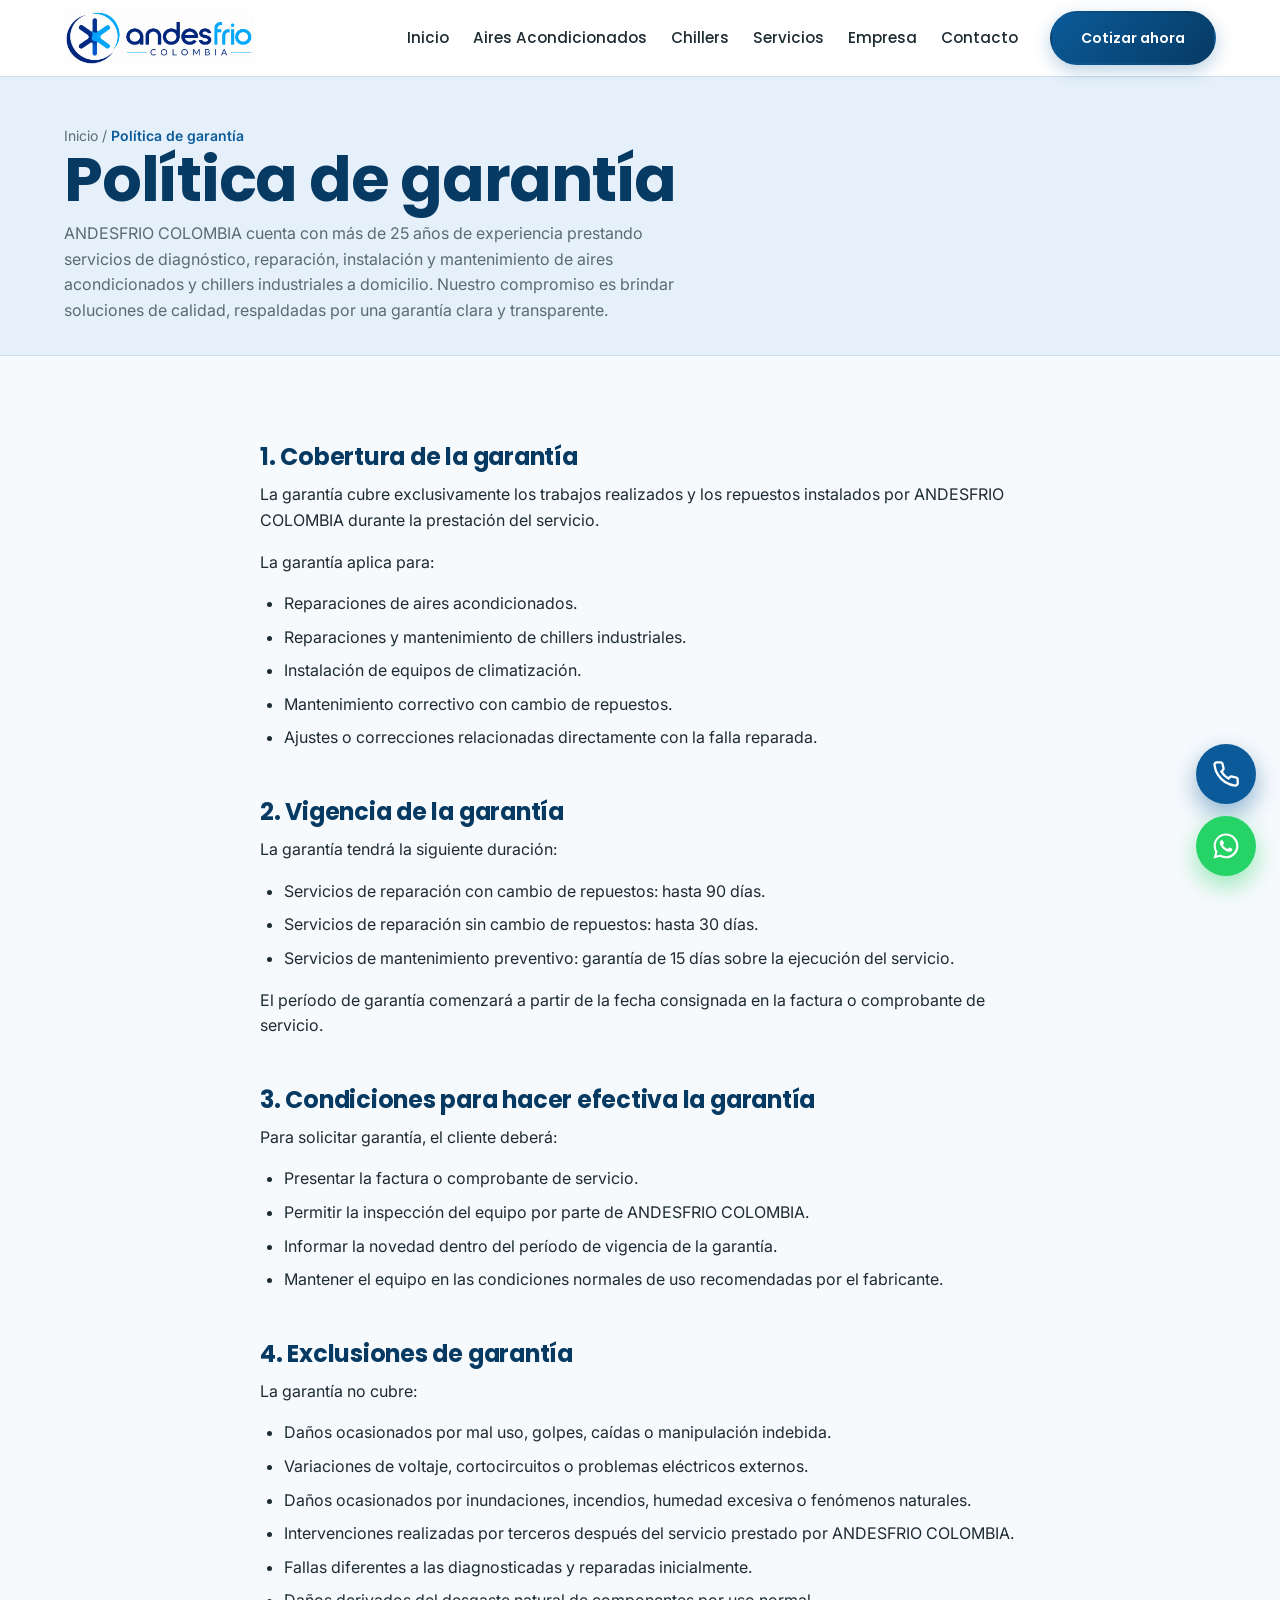
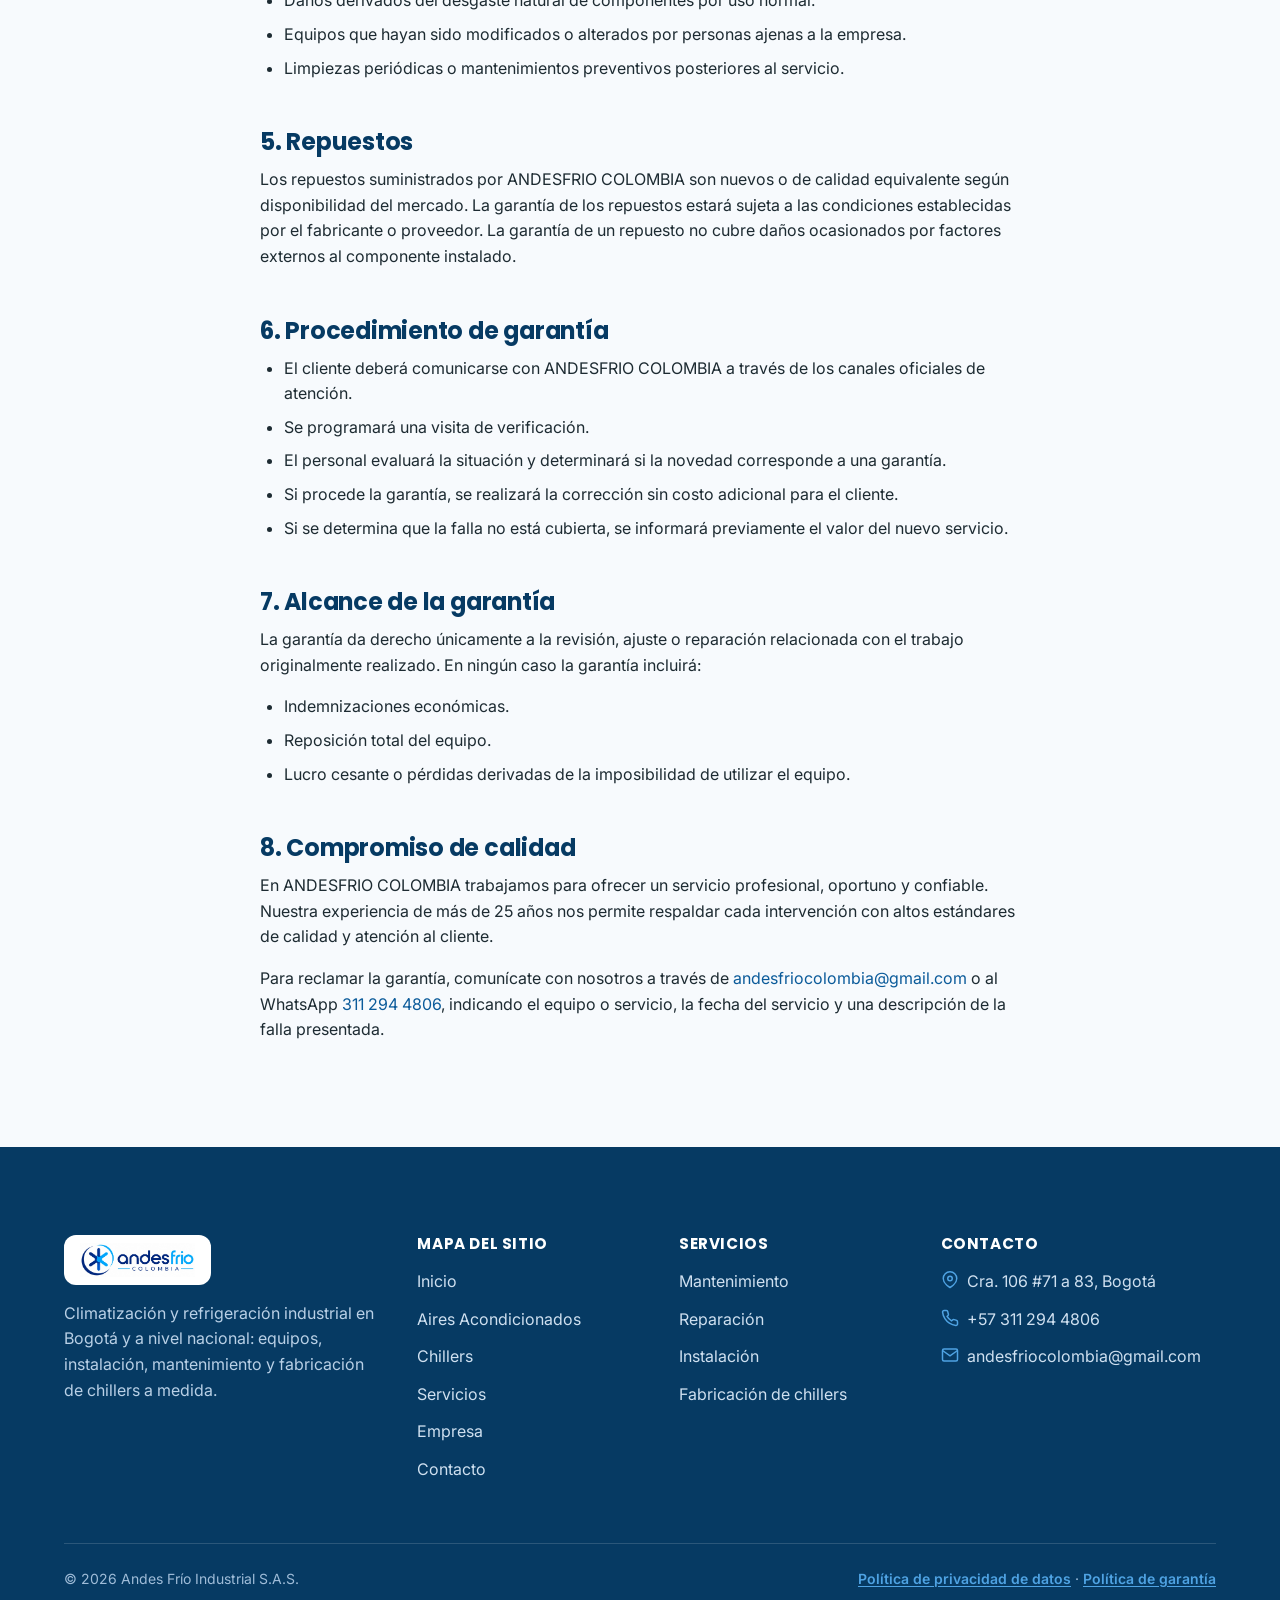
<file: garantia.html>
<!doctype html>
<html lang="es-CO">
<head>
<meta charset="UTF-8">
<meta name="viewport" content="width=device-width, initial-scale=1.0">
<title>Política de Garantía | Andes Frío Industrial</title>
<meta name="description" content="Condiciones de garantía de servicios de aires acondicionados y chillers de ANDESFRIO COLOMBIA.">
<meta property="og:title" content="Política de Garantía | Andes Frío Industrial">
<meta property="og:description" content="Condiciones de garantía de servicios de aires acondicionados y chillers de ANDESFRIO COLOMBIA.">
<meta property="og:type" content="website">
<meta property="og:url" content="https://andesfrio.com/garantia.html">
<meta property="og:image" content="https://andesfrio.com/assets/img/hero-instalacion.jpg">
<link rel="canonical" href="https://andesfrio.com/garantia.html">
<link rel="icon" type="image/svg+xml" href="assets/img/favicon.svg">
<link rel="preconnect" href="https://fonts.googleapis.com">
<link rel="stylesheet" href="css/main.css">
</head>
<body>

<div class="scroll-progress" data-scroll-progress></div>

<header class="site-header">
  <div class="container">
    <a href="index.html" class="brand">
      <img src="assets/img/logo.png" alt="Andes Frío Colombia" class="brand-logo">
    </a>
    <nav class="main-nav" id="main-nav">
      <ul class="nav-list">
        <li><a href="index.html">Inicio</a></li>
        <li><a href="equipos.html">Aires Acondicionados</a></li>
        <li><a href="chillers.html">Chillers</a></li>
        <li><a href="servicios.html">Servicios</a></li>
        <li><a href="empresa.html">Empresa</a></li>
        <li><a href="contacto.html">Contacto</a></li>
      </ul>
      <div class="header-actions">
        <a href="contacto.html" class="btn btn-primary">Cotizar ahora</a>
      </div>
    </nav>
    <button class="nav-toggle" type="button" aria-expanded="false" aria-controls="main-nav" aria-label="Abrir menú">
      <svg viewBox="0 0 24 24" fill="none" stroke="currentColor" stroke-width="2" stroke-linecap="round" aria-hidden="true"><line x1="3" y1="6" x2="21" y2="6"/><line x1="3" y1="12" x2="21" y2="12"/><line x1="3" y1="18" x2="21" y2="18"/></svg>
    </button>
  </div>
</header>

<main>

  <div class="page-hero">
    <div class="container">
      <p class="breadcrumb"><a href="index.html">Inicio</a> / <span>Política de garantía</span></p>
      <h1>Política de garantía</h1>
      <p>ANDESFRIO COLOMBIA cuenta con más de 25 años de experiencia prestando servicios de diagnóstico, reparación, instalación y mantenimiento de aires acondicionados y chillers industriales a domicilio. Nuestro compromiso es brindar soluciones de calidad, respaldadas por una garantía clara y transparente.</p>
    </div>
  </div>

  <section class="section">
    <div class="container">
      <div class="legal-content">
        <h2>1. Cobertura de la garantía</h2>
        <p>La garantía cubre exclusivamente los trabajos realizados y los repuestos instalados por ANDESFRIO COLOMBIA durante la prestación del servicio.</p>
        <p>La garantía aplica para:</p>
        <ul>
          <li>Reparaciones de aires acondicionados.</li>
          <li>Reparaciones y mantenimiento de chillers industriales.</li>
          <li>Instalación de equipos de climatización.</li>
          <li>Mantenimiento correctivo con cambio de repuestos.</li>
          <li>Ajustes o correcciones relacionadas directamente con la falla reparada.</li>
        </ul>

        <h2>2. Vigencia de la garantía</h2>
        <p>La garantía tendrá la siguiente duración:</p>
        <ul>
          <li>Servicios de reparación con cambio de repuestos: hasta 90 días.</li>
          <li>Servicios de reparación sin cambio de repuestos: hasta 30 días.</li>
          <li>Servicios de mantenimiento preventivo: garantía de 15 días sobre la ejecución del servicio.</li>
        </ul>
        <p>El período de garantía comenzará a partir de la fecha consignada en la factura o comprobante de servicio.</p>

        <h2>3. Condiciones para hacer efectiva la garantía</h2>
        <p>Para solicitar garantía, el cliente deberá:</p>
        <ul>
          <li>Presentar la factura o comprobante de servicio.</li>
          <li>Permitir la inspección del equipo por parte de ANDESFRIO COLOMBIA.</li>
          <li>Informar la novedad dentro del período de vigencia de la garantía.</li>
          <li>Mantener el equipo en las condiciones normales de uso recomendadas por el fabricante.</li>
        </ul>

        <h2>4. Exclusiones de garantía</h2>
        <p>La garantía no cubre:</p>
        <ul>
          <li>Daños ocasionados por mal uso, golpes, caídas o manipulación indebida.</li>
          <li>Variaciones de voltaje, cortocircuitos o problemas eléctricos externos.</li>
          <li>Daños ocasionados por inundaciones, incendios, humedad excesiva o fenómenos naturales.</li>
          <li>Intervenciones realizadas por terceros después del servicio prestado por ANDESFRIO COLOMBIA.</li>
          <li>Fallas diferentes a las diagnosticadas y reparadas inicialmente.</li>
          <li>Daños derivados del desgaste natural de componentes por uso normal.</li>
          <li>Equipos que hayan sido modificados o alterados por personas ajenas a la empresa.</li>
          <li>Limpiezas periódicas o mantenimientos preventivos posteriores al servicio.</li>
        </ul>

        <h2>5. Repuestos</h2>
        <p>Los repuestos suministrados por ANDESFRIO COLOMBIA son nuevos o de calidad equivalente según disponibilidad del mercado. La garantía de los repuestos estará sujeta a las condiciones establecidas por el fabricante o proveedor. La garantía de un repuesto no cubre daños ocasionados por factores externos al componente instalado.</p>

        <h2>6. Procedimiento de garantía</h2>
        <ul>
          <li>El cliente deberá comunicarse con ANDESFRIO COLOMBIA a través de los canales oficiales de atención.</li>
          <li>Se programará una visita de verificación.</li>
          <li>El personal evaluará la situación y determinará si la novedad corresponde a una garantía.</li>
          <li>Si procede la garantía, se realizará la corrección sin costo adicional para el cliente.</li>
          <li>Si se determina que la falla no está cubierta, se informará previamente el valor del nuevo servicio.</li>
        </ul>

        <h2>7. Alcance de la garantía</h2>
        <p>La garantía da derecho únicamente a la revisión, ajuste o reparación relacionada con el trabajo originalmente realizado. En ningún caso la garantía incluirá:</p>
        <ul>
          <li>Indemnizaciones económicas.</li>
          <li>Reposición total del equipo.</li>
          <li>Lucro cesante o pérdidas derivadas de la imposibilidad de utilizar el equipo.</li>
        </ul>

        <h2>8. Compromiso de calidad</h2>
        <p>En ANDESFRIO COLOMBIA trabajamos para ofrecer un servicio profesional, oportuno y confiable. Nuestra experiencia de más de 25 años nos permite respaldar cada intervención con altos estándares de calidad y atención al cliente.</p>

        <p>Para reclamar la garantía, comunícate con nosotros a través de <a href="mailto:andesfriocolombia@gmail.com">andesfriocolombia@gmail.com</a> o al WhatsApp <a href="https://wa.me/573112944806">311 294 4806</a>, indicando el equipo o servicio, la fecha del servicio y una descripción de la falla presentada.</p>
      </div>
    </div>
  </section>

</main>

<footer class="site-footer">
  <div class="container">
    <div class="footer-grid">
      <div class="footer-brand">
        <a href="index.html" class="brand">
          <span class="brand-logo-wrap">
            <img src="assets/img/logo.png" alt="Andes Frío Colombia" class="brand-logo">
          </span>
        </a>
        <p>Climatización y refrigeración industrial en Bogotá y a nivel nacional: equipos, instalación, mantenimiento y fabricación de chillers a medida.</p>
      </div>
      <div class="footer-col">
        <h4>Mapa del sitio</h4>
        <ul>
          <li><a href="index.html">Inicio</a></li>
          <li><a href="equipos.html">Aires Acondicionados</a></li>
          <li><a href="chillers.html">Chillers</a></li>
          <li><a href="servicios.html">Servicios</a></li>
          <li><a href="empresa.html">Empresa</a></li>
          <li><a href="contacto.html">Contacto</a></li>
        </ul>
      </div>
      <div class="footer-col">
        <h4>Servicios</h4>
        <ul>
          <li><a href="servicios.html#mantenimiento">Mantenimiento</a></li>
          <li><a href="servicios.html#reparacion">Reparación</a></li>
          <li><a href="servicios.html#instalacion">Instalación</a></li>
          <li><a href="servicios.html#fabricacion">Fabricación de chillers</a></li>
        </ul>
      </div>
      <div class="footer-col">
        <h4>Contacto</h4>
        <ul class="footer-contact">
          <li><svg viewBox="0 0 24 24" fill="none" stroke="currentColor" stroke-width="2" aria-hidden="true"><path d="M21 10c0 7-9 12-9 12s-9-5-9-12a9 9 0 0 1 18 0z"/><circle cx="12" cy="10" r="3"/></svg>Cra. 106 #71 a 83, Bogotá</li>
          <li><svg viewBox="0 0 24 24" fill="none" stroke="currentColor" stroke-width="2" aria-hidden="true"><path d="M22 16.92v3a2 2 0 0 1-2.18 2 19.79 19.79 0 0 1-8.63-3.07 19.5 19.5 0 0 1-6-6A19.79 19.79 0 0 1 2.1 4.18 2 2 0 0 1 4.1 2h3a2 2 0 0 1 2 1.72c.13.96.36 1.9.7 2.81a2 2 0 0 1-.45 2.11L8.1 9.91a16 16 0 0 0 6 6l1.27-1.27a2 2 0 0 1 2.11-.45c.91.34 1.85.57 2.81.7A2 2 0 0 1 22 16.92z"/></svg>+57 311 294 4806</li>
          <li><svg viewBox="0 0 24 24" fill="none" stroke="currentColor" stroke-width="2" aria-hidden="true"><path d="M22 6l-10 7L2 6"/><rect x="2" y="4" width="20" height="16" rx="2"/></svg>andesfriocolombia@gmail.com</li>
        </ul>
      </div>
    </div>
    <div class="footer-bottom">
      <span>© <span data-year>2026</span> Andes Frío Industrial S.A.S.</span>
      <span><a href="privacidad.html" class="legal-link">Política de privacidad de datos</a> · <a href="garantia.html" class="legal-link">Política de garantía</a></span>
    </div>
  </div>
</footer>

<a class="call-float" href="tel:+573112944806" aria-label="Llámanos">
  <svg viewBox="0 0 24 24" fill="none" stroke="currentColor" stroke-width="2" aria-hidden="true"><path d="M22 16.92v3a2 2 0 0 1-2.18 2 19.79 19.79 0 0 1-8.63-3.07 19.5 19.5 0 0 1-6-6 19.79 19.79 0 0 1-3.07-8.67A2 2 0 0 1 4.11 2h3a2 2 0 0 1 2 1.72c.127.96.361 1.903.7 2.81a2 2 0 0 1-.45 2.11L8.09 9.91a16 16 0 0 0 6 6l1.27-1.27a2 2 0 0 1 2.11-.45c.907.339 1.85.573 2.81.7A2 2 0 0 1 22 16.92z"/></svg>
</a>

<a class="whatsapp-float" href="https://wa.me/573112944806?text=Hola%2C%20quiero%20m%C3%A1s%20informaci%C3%B3n" target="_blank" rel="noopener" aria-label="Escríbenos por WhatsApp">
  <svg viewBox="0 0 24 24" fill="currentColor" aria-hidden="true"><path d="M12.04 2C6.58 2 2.13 6.45 2.13 11.91c0 1.75.46 3.44 1.32 4.94L2 22l5.29-1.39a9.9 9.9 0 0 0 4.75 1.21h.01c5.46 0 9.91-4.45 9.91-9.91 0-2.65-1.03-5.14-2.9-7.01A9.87 9.87 0 0 0 12.04 2zm0 18.1h-.01a8.2 8.2 0 0 1-4.19-1.15l-.3-.18-3.14.82.84-3.06-.2-.31a8.17 8.17 0 0 1-1.26-4.4c0-4.52 3.68-8.2 8.2-8.2 2.19 0 4.25.85 5.8 2.4a8.15 8.15 0 0 1 2.4 5.8c0 4.52-3.68 8.28-8.14 8.28zm4.49-6.13c-.25-.12-1.45-.72-1.67-.8-.22-.08-.39-.12-.55.12-.16.25-.63.8-.78.96-.14.16-.29.18-.53.06-.25-.12-1.05-.39-2-1.23-.74-.66-1.24-1.47-1.39-1.72-.14-.25-.02-.38.11-.51.11-.11.25-.29.37-.43.12-.14.16-.25.25-.41.08-.16.04-.31-.02-.43-.06-.12-.55-1.33-.76-1.82-.2-.48-.4-.41-.55-.42-.14-.01-.31-.01-.47-.01-.16 0-.43.06-.65.31-.22.25-.86.84-.86 2.04 0 1.2.88 2.37 1 2.53.12.16 1.73 2.64 4.2 3.7.59.25 1.05.4 1.41.52.59.19 1.13.16 1.56.1.48-.07 1.45-.59 1.65-1.16.2-.57.2-1.06.14-1.16-.06-.1-.22-.16-.47-.28z"/></svg>
</a>

<script type="module" src="js/main.js?v=2"></script>
</body>
</html>
</file>
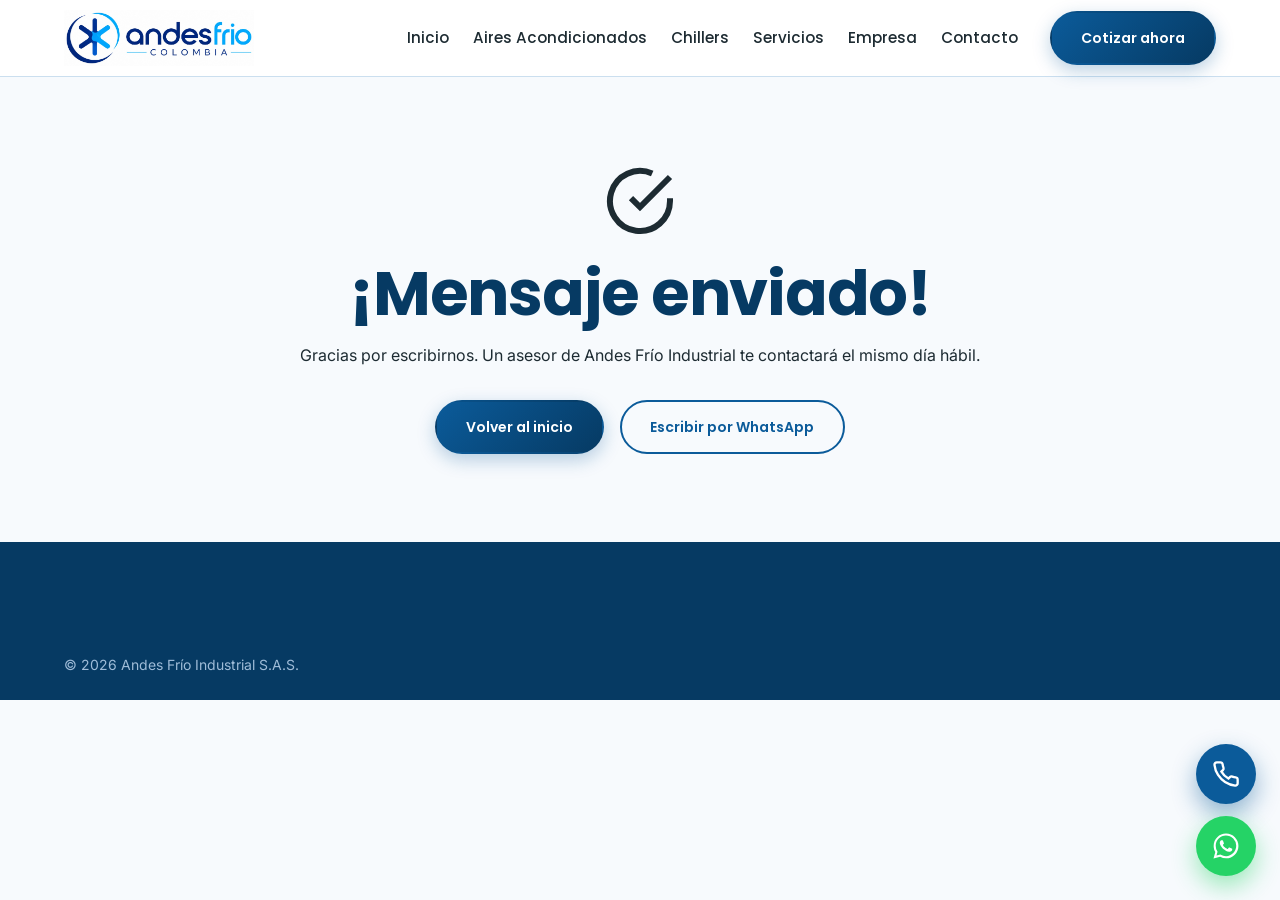
<file: gracias.html>
<!doctype html>
<html lang="es-CO">
<head>
<meta charset="UTF-8">
<meta name="viewport" content="width=device-width, initial-scale=1.0">
<title>¡Mensaje enviado! | Andes Frío Industrial</title>
<meta name="description" content="Gracias por contactar a Andes Frío Industrial. Te responderemos el mismo día hábil.">
<meta name="robots" content="noindex">
<meta property="og:title" content="¡Mensaje enviado! | Andes Frío Industrial">
<meta property="og:description" content="Gracias por contactar a Andes Frío Industrial. Te responderemos el mismo día hábil.">
<meta property="og:type" content="website">
<meta property="og:url" content="https://andesfrio.com/gracias.html">
<meta property="og:image" content="https://andesfrio.com/assets/img/hero-instalacion.jpg">
<link rel="canonical" href="https://andesfrio.com/gracias.html">
<link rel="icon" type="image/svg+xml" href="assets/img/favicon.svg">
<link rel="preconnect" href="https://fonts.googleapis.com">
<link rel="stylesheet" href="css/main.css">
</head>
<body>

<div class="scroll-progress" data-scroll-progress></div>

<header class="site-header">
  <div class="container">
    <a href="index.html" class="brand">
      <img src="assets/img/logo.png" alt="Andes Frío Colombia" class="brand-logo">
    </a>
    <nav class="main-nav" id="main-nav">
      <ul class="nav-list">
        <li><a href="index.html">Inicio</a></li>
        <li><a href="equipos.html">Aires Acondicionados</a></li>
        <li><a href="chillers.html">Chillers</a></li>
        <li><a href="servicios.html">Servicios</a></li>
        <li><a href="empresa.html">Empresa</a></li>
        <li><a href="contacto.html">Contacto</a></li>
      </ul>
      <div class="header-actions">
        <a href="contacto.html" class="btn btn-primary">Cotizar ahora</a>
      </div>
    </nav>
    <button class="nav-toggle" type="button" aria-expanded="false" aria-controls="main-nav" aria-label="Abrir menú">
      <svg viewBox="0 0 24 24" fill="none" stroke="currentColor" stroke-width="2" stroke-linecap="round" aria-hidden="true"><line x1="3" y1="6" x2="21" y2="6"/><line x1="3" y1="12" x2="21" y2="12"/><line x1="3" y1="18" x2="21" y2="18"/></svg>
    </button>
  </div>
</header>

<main>
  <div class="container error-page">
    <div class="icon-wrap" style="margin:0 auto var(--space-5);width:72px;height:72px;">
      <svg viewBox="0 0 24 24" fill="none" stroke="currentColor" stroke-width="2" aria-hidden="true"><path d="M22 11.08V12a10 10 0 1 1-5.93-9.14"/><polyline points="22 4 12 14.01 9 11.01"/></svg>
    </div>
    <h1>¡Mensaje enviado!</h1>
    <p class="lead" style="margin:0 auto var(--space-6);">Gracias por escribirnos. Un asesor de Andes Frío Industrial te contactará el mismo día hábil.</p>
    <div class="hero-actions" style="justify-content:center;">
      <a href="index.html" class="btn btn-primary">Volver al inicio</a>
      <a href="https://wa.me/573112944806" target="_blank" rel="noopener" class="btn btn-outline">Escribir por WhatsApp</a>
    </div>
  </div>
</main>

<footer class="site-footer">
  <div class="container">
    <div class="footer-bottom">
      <span>© <span data-year>2026</span> Andes Frío Industrial S.A.S.</span>
    </div>
  </div>
</footer>

<a class="call-float" href="tel:+573112944806" aria-label="Llámanos">
  <svg viewBox="0 0 24 24" fill="none" stroke="currentColor" stroke-width="2" aria-hidden="true"><path d="M22 16.92v3a2 2 0 0 1-2.18 2 19.79 19.79 0 0 1-8.63-3.07 19.5 19.5 0 0 1-6-6 19.79 19.79 0 0 1-3.07-8.67A2 2 0 0 1 4.11 2h3a2 2 0 0 1 2 1.72c.127.96.361 1.903.7 2.81a2 2 0 0 1-.45 2.11L8.09 9.91a16 16 0 0 0 6 6l1.27-1.27a2 2 0 0 1 2.11-.45c.907.339 1.85.573 2.81.7A2 2 0 0 1 22 16.92z"/></svg>
</a>

<a class="whatsapp-float" href="https://wa.me/573112944806" target="_blank" rel="noopener" aria-label="Escríbenos por WhatsApp">
  <svg viewBox="0 0 24 24" fill="currentColor" aria-hidden="true"><path d="M12.04 2C6.58 2 2.13 6.45 2.13 11.91c0 1.75.46 3.44 1.32 4.94L2 22l5.29-1.39a9.9 9.9 0 0 0 4.75 1.21h.01c5.46 0 9.91-4.45 9.91-9.91 0-2.65-1.03-5.14-2.9-7.01A9.87 9.87 0 0 0 12.04 2zm0 18.1h-.01a8.2 8.2 0 0 1-4.19-1.15l-.3-.18-3.14.82.84-3.06-.2-.31a8.17 8.17 0 0 1-1.26-4.4c0-4.52 3.68-8.2 8.2-8.2 2.19 0 4.25.85 5.8 2.4a8.15 8.15 0 0 1 2.4 5.8c0 4.52-3.68 8.28-8.14 8.28zm4.49-6.13c-.25-.12-1.45-.72-1.67-.8-.22-.08-.39-.12-.55.12-.16.25-.63.8-.78.96-.14.16-.29.18-.53.06-.25-.12-1.05-.39-2-1.23-.74-.66-1.24-1.47-1.39-1.72-.14-.25-.02-.38.11-.51.11-.11.25-.29.37-.43.12-.14.16-.25.25-.41.08-.16.04-.31-.02-.43-.06-.12-.55-1.33-.76-1.82-.2-.48-.4-.41-.55-.42-.14-.01-.31-.01-.47-.01-.16 0-.43.06-.65.31-.22.25-.86.84-.86 2.04 0 1.2.88 2.37 1 2.53.12.16 1.73 2.64 4.2 3.7.59.25 1.05.4 1.41.52.59.19 1.13.16 1.56.1.48-.07 1.45-.59 1.65-1.16.2-.57.2-1.06.14-1.16-.06-.1-.22-.16-.47-.28z"/></svg>
</a>

<script type="module" src="js/main.js?v=2"></script>
</body>
</html>
</file>
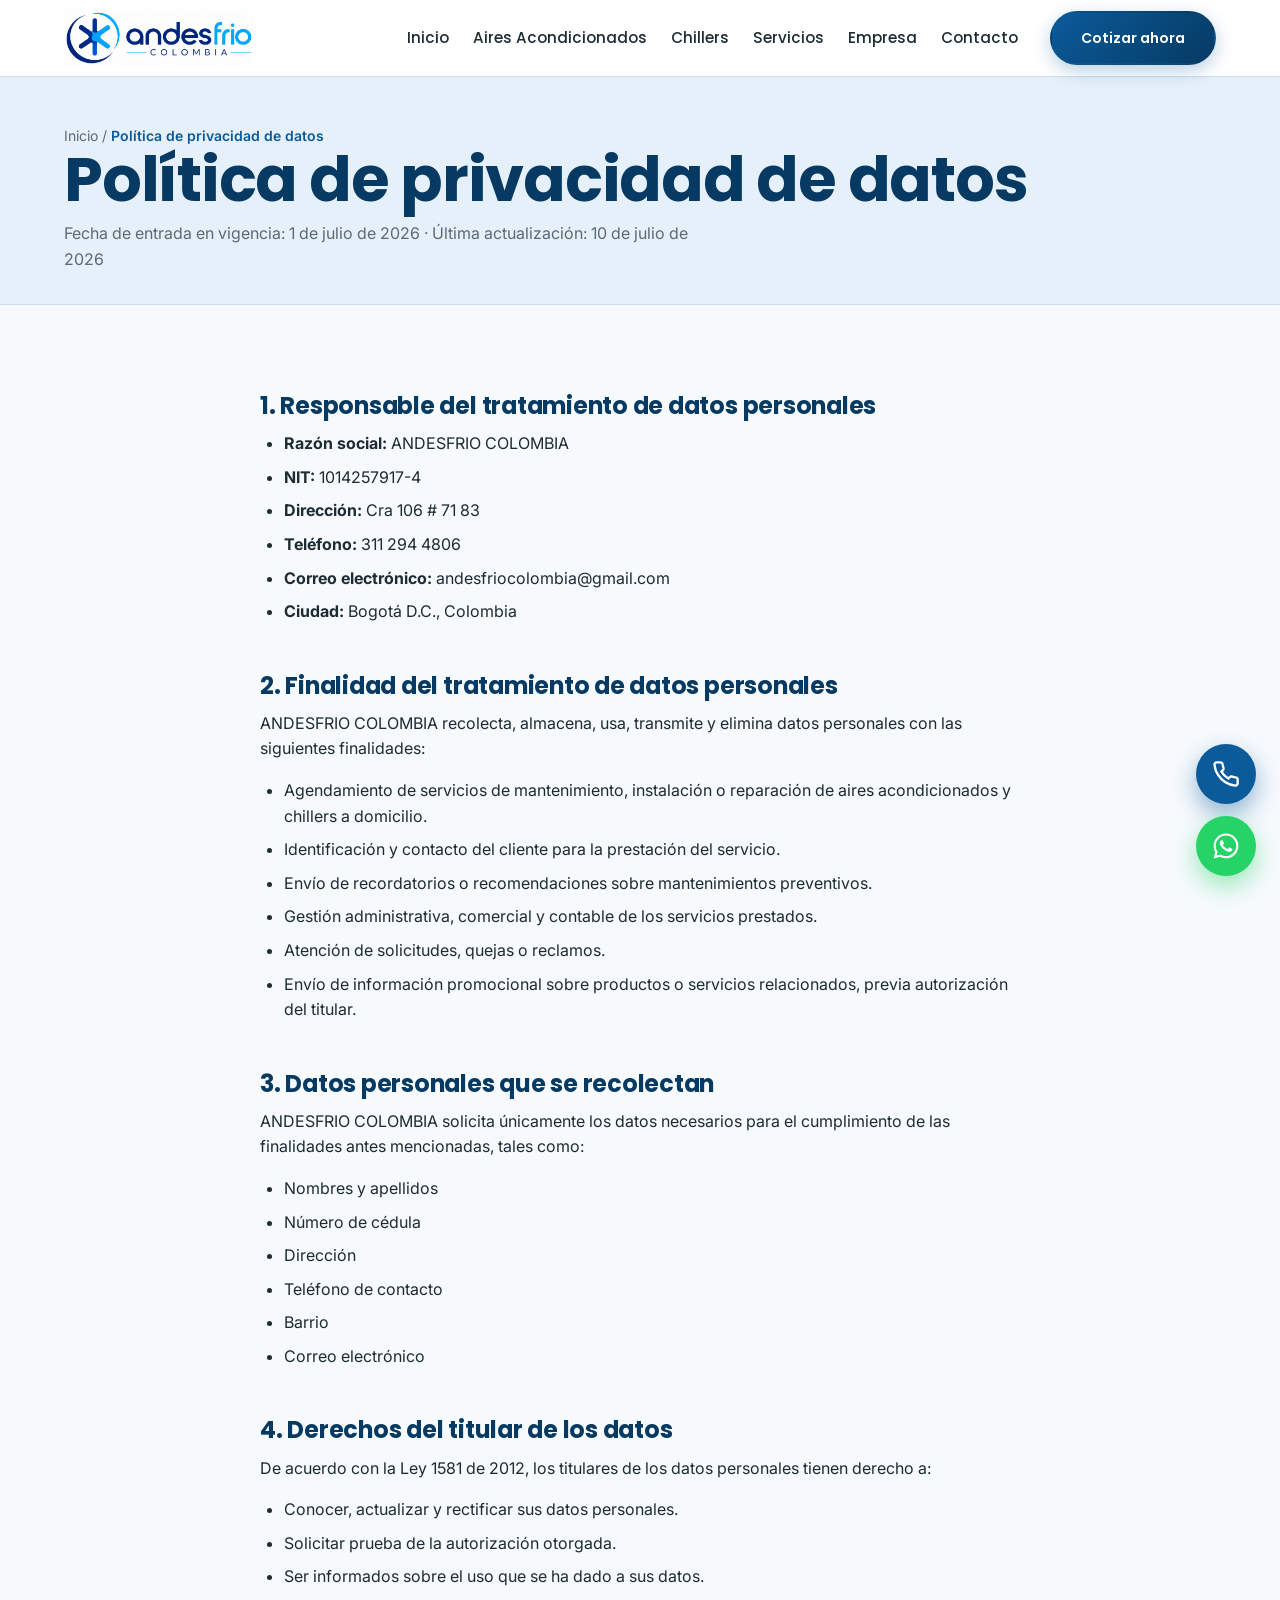
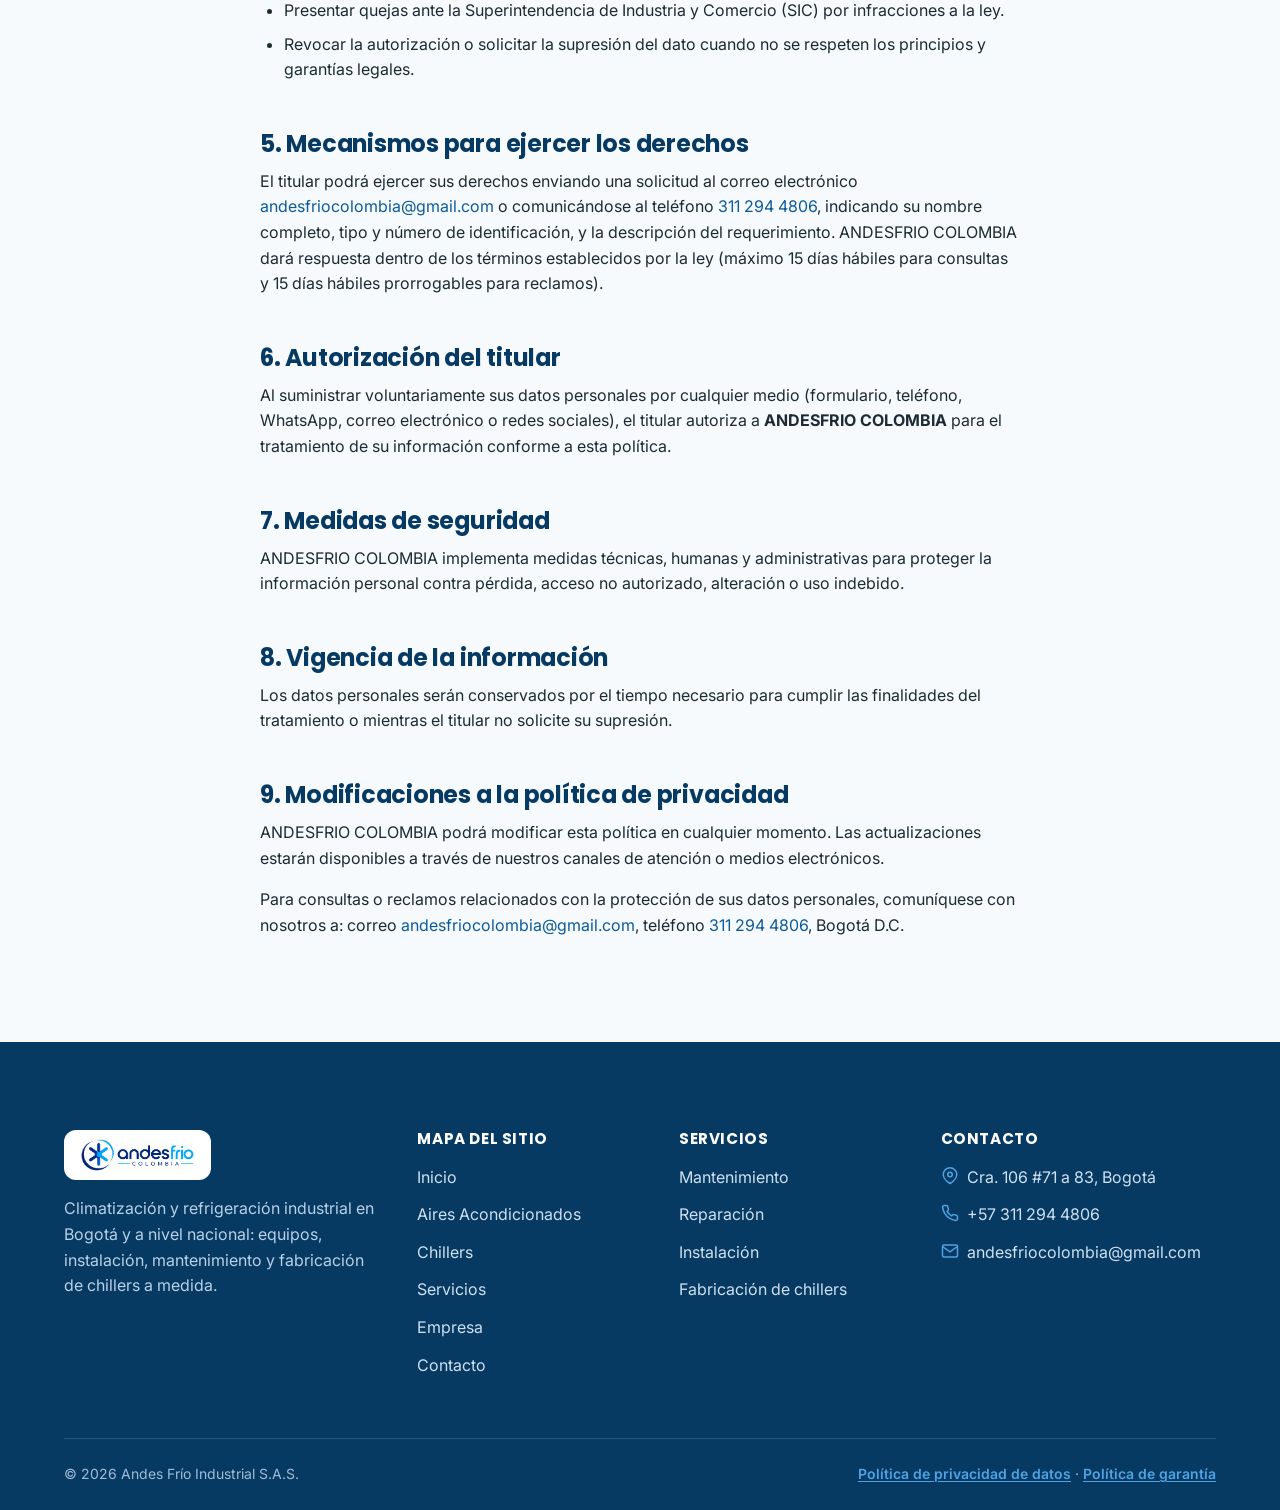
<file: privacidad.html>
<!doctype html>
<html lang="es-CO">
<head>
<meta charset="UTF-8">
<meta name="viewport" content="width=device-width, initial-scale=1.0">
<title>Política de Privacidad de Datos | Andes Frío Industrial</title>
<meta name="description" content="Política de tratamiento de datos personales de ANDESFRIO COLOMBIA, conforme a la Ley 1581 de 2012 (Habeas Data).">
<meta property="og:title" content="Política de Privacidad de Datos | Andes Frío Industrial">
<meta property="og:description" content="Política de tratamiento de datos personales de ANDESFRIO COLOMBIA, conforme a la Ley 1581 de 2012 (Habeas Data).">
<meta property="og:type" content="website">
<meta property="og:url" content="https://andesfrio.com/privacidad.html">
<meta property="og:image" content="https://andesfrio.com/assets/img/hero-instalacion.jpg">
<link rel="canonical" href="https://andesfrio.com/privacidad.html">
<link rel="icon" type="image/svg+xml" href="assets/img/favicon.svg">
<link rel="preconnect" href="https://fonts.googleapis.com">
<link rel="stylesheet" href="css/main.css">
</head>
<body>

<div class="scroll-progress" data-scroll-progress></div>

<header class="site-header">
  <div class="container">
    <a href="index.html" class="brand">
      <img src="assets/img/logo.png" alt="Andes Frío Colombia" class="brand-logo">
    </a>
    <nav class="main-nav" id="main-nav">
      <ul class="nav-list">
        <li><a href="index.html">Inicio</a></li>
        <li><a href="equipos.html">Aires Acondicionados</a></li>
        <li><a href="chillers.html">Chillers</a></li>
        <li><a href="servicios.html">Servicios</a></li>
        <li><a href="empresa.html">Empresa</a></li>
        <li><a href="contacto.html">Contacto</a></li>
      </ul>
      <div class="header-actions">
        <a href="contacto.html" class="btn btn-primary">Cotizar ahora</a>
      </div>
    </nav>
    <button class="nav-toggle" type="button" aria-expanded="false" aria-controls="main-nav" aria-label="Abrir menú">
      <svg viewBox="0 0 24 24" fill="none" stroke="currentColor" stroke-width="2" stroke-linecap="round" aria-hidden="true"><line x1="3" y1="6" x2="21" y2="6"/><line x1="3" y1="12" x2="21" y2="12"/><line x1="3" y1="18" x2="21" y2="18"/></svg>
    </button>
  </div>
</header>

<main>

  <div class="page-hero">
    <div class="container">
      <p class="breadcrumb"><a href="index.html">Inicio</a> / <span>Política de privacidad de datos</span></p>
      <h1>Política de privacidad de datos</h1>
      <p>Fecha de entrada en vigencia: 1 de julio de 2026 · Última actualización: 10 de julio de 2026</p>
    </div>
  </div>

  <section class="section">
    <div class="container">
      <div class="legal-content">
        <h2>1. Responsable del tratamiento de datos personales</h2>
        <ul>
          <li><strong>Razón social:</strong> ANDESFRIO COLOMBIA</li>
          <li><strong>NIT:</strong> 1014257917-4</li>
          <li><strong>Dirección:</strong> Cra 106 # 71 83</li>
          <li><strong>Teléfono:</strong> 311 294 4806</li>
          <li><strong>Correo electrónico:</strong> andesfriocolombia@gmail.com</li>
          <li><strong>Ciudad:</strong> Bogotá D.C., Colombia</li>
        </ul>

        <h2>2. Finalidad del tratamiento de datos personales</h2>
        <p>ANDESFRIO COLOMBIA recolecta, almacena, usa, transmite y elimina datos personales con las siguientes finalidades:</p>
        <ul>
          <li>Agendamiento de servicios de mantenimiento, instalación o reparación de aires acondicionados y chillers a domicilio.</li>
          <li>Identificación y contacto del cliente para la prestación del servicio.</li>
          <li>Envío de recordatorios o recomendaciones sobre mantenimientos preventivos.</li>
          <li>Gestión administrativa, comercial y contable de los servicios prestados.</li>
          <li>Atención de solicitudes, quejas o reclamos.</li>
          <li>Envío de información promocional sobre productos o servicios relacionados, previa autorización del titular.</li>
        </ul>

        <h2>3. Datos personales que se recolectan</h2>
        <p>ANDESFRIO COLOMBIA solicita únicamente los datos necesarios para el cumplimiento de las finalidades antes mencionadas, tales como:</p>
        <ul>
          <li>Nombres y apellidos</li>
          <li>Número de cédula</li>
          <li>Dirección</li>
          <li>Teléfono de contacto</li>
          <li>Barrio</li>
          <li>Correo electrónico</li>
        </ul>

        <h2>4. Derechos del titular de los datos</h2>
        <p>De acuerdo con la Ley 1581 de 2012, los titulares de los datos personales tienen derecho a:</p>
        <ul>
          <li>Conocer, actualizar y rectificar sus datos personales.</li>
          <li>Solicitar prueba de la autorización otorgada.</li>
          <li>Ser informados sobre el uso que se ha dado a sus datos.</li>
          <li>Presentar quejas ante la Superintendencia de Industria y Comercio (SIC) por infracciones a la ley.</li>
          <li>Revocar la autorización o solicitar la supresión del dato cuando no se respeten los principios y garantías legales.</li>
        </ul>

        <h2>5. Mecanismos para ejercer los derechos</h2>
        <p>El titular podrá ejercer sus derechos enviando una solicitud al correo electrónico <a href="mailto:andesfriocolombia@gmail.com">andesfriocolombia@gmail.com</a> o comunicándose al teléfono <a href="https://wa.me/573112944806">311 294 4806</a>, indicando su nombre completo, tipo y número de identificación, y la descripción del requerimiento. ANDESFRIO COLOMBIA dará respuesta dentro de los términos establecidos por la ley (máximo 15 días hábiles para consultas y 15 días hábiles prorrogables para reclamos).</p>

        <h2>6. Autorización del titular</h2>
        <p>Al suministrar voluntariamente sus datos personales por cualquier medio (formulario, teléfono, WhatsApp, correo electrónico o redes sociales), el titular autoriza a <strong>ANDESFRIO COLOMBIA</strong> para el tratamiento de su información conforme a esta política.</p>

        <h2>7. Medidas de seguridad</h2>
        <p>ANDESFRIO COLOMBIA implementa medidas técnicas, humanas y administrativas para proteger la información personal contra pérdida, acceso no autorizado, alteración o uso indebido.</p>

        <h2>8. Vigencia de la información</h2>
        <p>Los datos personales serán conservados por el tiempo necesario para cumplir las finalidades del tratamiento o mientras el titular no solicite su supresión.</p>

        <h2>9. Modificaciones a la política de privacidad</h2>
        <p>ANDESFRIO COLOMBIA podrá modificar esta política en cualquier momento. Las actualizaciones estarán disponibles a través de nuestros canales de atención o medios electrónicos.</p>

        <p>Para consultas o reclamos relacionados con la protección de sus datos personales, comuníquese con nosotros a: correo <a href="mailto:andesfriocolombia@gmail.com">andesfriocolombia@gmail.com</a>, teléfono <a href="https://wa.me/573112944806">311 294 4806</a>, Bogotá D.C.</p>
      </div>
    </div>
  </section>

</main>

<footer class="site-footer">
  <div class="container">
    <div class="footer-grid">
      <div class="footer-brand">
        <a href="index.html" class="brand">
          <span class="brand-logo-wrap">
            <img src="assets/img/logo.png" alt="Andes Frío Colombia" class="brand-logo">
          </span>
        </a>
        <p>Climatización y refrigeración industrial en Bogotá y a nivel nacional: equipos, instalación, mantenimiento y fabricación de chillers a medida.</p>
      </div>
      <div class="footer-col">
        <h4>Mapa del sitio</h4>
        <ul>
          <li><a href="index.html">Inicio</a></li>
          <li><a href="equipos.html">Aires Acondicionados</a></li>
          <li><a href="chillers.html">Chillers</a></li>
          <li><a href="servicios.html">Servicios</a></li>
          <li><a href="empresa.html">Empresa</a></li>
          <li><a href="contacto.html">Contacto</a></li>
        </ul>
      </div>
      <div class="footer-col">
        <h4>Servicios</h4>
        <ul>
          <li><a href="servicios.html#mantenimiento">Mantenimiento</a></li>
          <li><a href="servicios.html#reparacion">Reparación</a></li>
          <li><a href="servicios.html#instalacion">Instalación</a></li>
          <li><a href="servicios.html#fabricacion">Fabricación de chillers</a></li>
        </ul>
      </div>
      <div class="footer-col">
        <h4>Contacto</h4>
        <ul class="footer-contact">
          <li><svg viewBox="0 0 24 24" fill="none" stroke="currentColor" stroke-width="2" aria-hidden="true"><path d="M21 10c0 7-9 12-9 12s-9-5-9-12a9 9 0 0 1 18 0z"/><circle cx="12" cy="10" r="3"/></svg>Cra. 106 #71 a 83, Bogotá</li>
          <li><svg viewBox="0 0 24 24" fill="none" stroke="currentColor" stroke-width="2" aria-hidden="true"><path d="M22 16.92v3a2 2 0 0 1-2.18 2 19.79 19.79 0 0 1-8.63-3.07 19.5 19.5 0 0 1-6-6A19.79 19.79 0 0 1 2.1 4.18 2 2 0 0 1 4.1 2h3a2 2 0 0 1 2 1.72c.13.96.36 1.9.7 2.81a2 2 0 0 1-.45 2.11L8.1 9.91a16 16 0 0 0 6 6l1.27-1.27a2 2 0 0 1 2.11-.45c.91.34 1.85.57 2.81.7A2 2 0 0 1 22 16.92z"/></svg>+57 311 294 4806</li>
          <li><svg viewBox="0 0 24 24" fill="none" stroke="currentColor" stroke-width="2" aria-hidden="true"><path d="M22 6l-10 7L2 6"/><rect x="2" y="4" width="20" height="16" rx="2"/></svg>andesfriocolombia@gmail.com</li>
        </ul>
      </div>
    </div>
    <div class="footer-bottom">
      <span>© <span data-year>2026</span> Andes Frío Industrial S.A.S.</span>
      <span><a href="privacidad.html" class="legal-link">Política de privacidad de datos</a> · <a href="garantia.html" class="legal-link">Política de garantía</a></span>
    </div>
  </div>
</footer>

<a class="call-float" href="tel:+573112944806" aria-label="Llámanos">
  <svg viewBox="0 0 24 24" fill="none" stroke="currentColor" stroke-width="2" aria-hidden="true"><path d="M22 16.92v3a2 2 0 0 1-2.18 2 19.79 19.79 0 0 1-8.63-3.07 19.5 19.5 0 0 1-6-6 19.79 19.79 0 0 1-3.07-8.67A2 2 0 0 1 4.11 2h3a2 2 0 0 1 2 1.72c.127.96.361 1.903.7 2.81a2 2 0 0 1-.45 2.11L8.09 9.91a16 16 0 0 0 6 6l1.27-1.27a2 2 0 0 1 2.11-.45c.907.339 1.85.573 2.81.7A2 2 0 0 1 22 16.92z"/></svg>
</a>

<a class="whatsapp-float" href="https://wa.me/573112944806?text=Hola%2C%20quiero%20m%C3%A1s%20informaci%C3%B3n" target="_blank" rel="noopener" aria-label="Escríbenos por WhatsApp">
  <svg viewBox="0 0 24 24" fill="currentColor" aria-hidden="true"><path d="M12.04 2C6.58 2 2.13 6.45 2.13 11.91c0 1.75.46 3.44 1.32 4.94L2 22l5.29-1.39a9.9 9.9 0 0 0 4.75 1.21h.01c5.46 0 9.91-4.45 9.91-9.91 0-2.65-1.03-5.14-2.9-7.01A9.87 9.87 0 0 0 12.04 2zm0 18.1h-.01a8.2 8.2 0 0 1-4.19-1.15l-.3-.18-3.14.82.84-3.06-.2-.31a8.17 8.17 0 0 1-1.26-4.4c0-4.52 3.68-8.2 8.2-8.2 2.19 0 4.25.85 5.8 2.4a8.15 8.15 0 0 1 2.4 5.8c0 4.52-3.68 8.28-8.14 8.28zm4.49-6.13c-.25-.12-1.45-.72-1.67-.8-.22-.08-.39-.12-.55.12-.16.25-.63.8-.78.96-.14.16-.29.18-.53.06-.25-.12-1.05-.39-2-1.23-.74-.66-1.24-1.47-1.39-1.72-.14-.25-.02-.38.11-.51.11-.11.25-.29.37-.43.12-.14.16-.25.25-.41.08-.16.04-.31-.02-.43-.06-.12-.55-1.33-.76-1.82-.2-.48-.4-.41-.55-.42-.14-.01-.31-.01-.47-.01-.16 0-.43.06-.65.31-.22.25-.86.84-.86 2.04 0 1.2.88 2.37 1 2.53.12.16 1.73 2.64 4.2 3.7.59.25 1.05.4 1.41.52.59.19 1.13.16 1.56.1.48-.07 1.45-.59 1.65-1.16.2-.57.2-1.06.14-1.16-.06-.1-.22-.16-.47-.28z"/></svg>
</a>

<script type="module" src="js/main.js?v=2"></script>
</body>
</html>
</file>
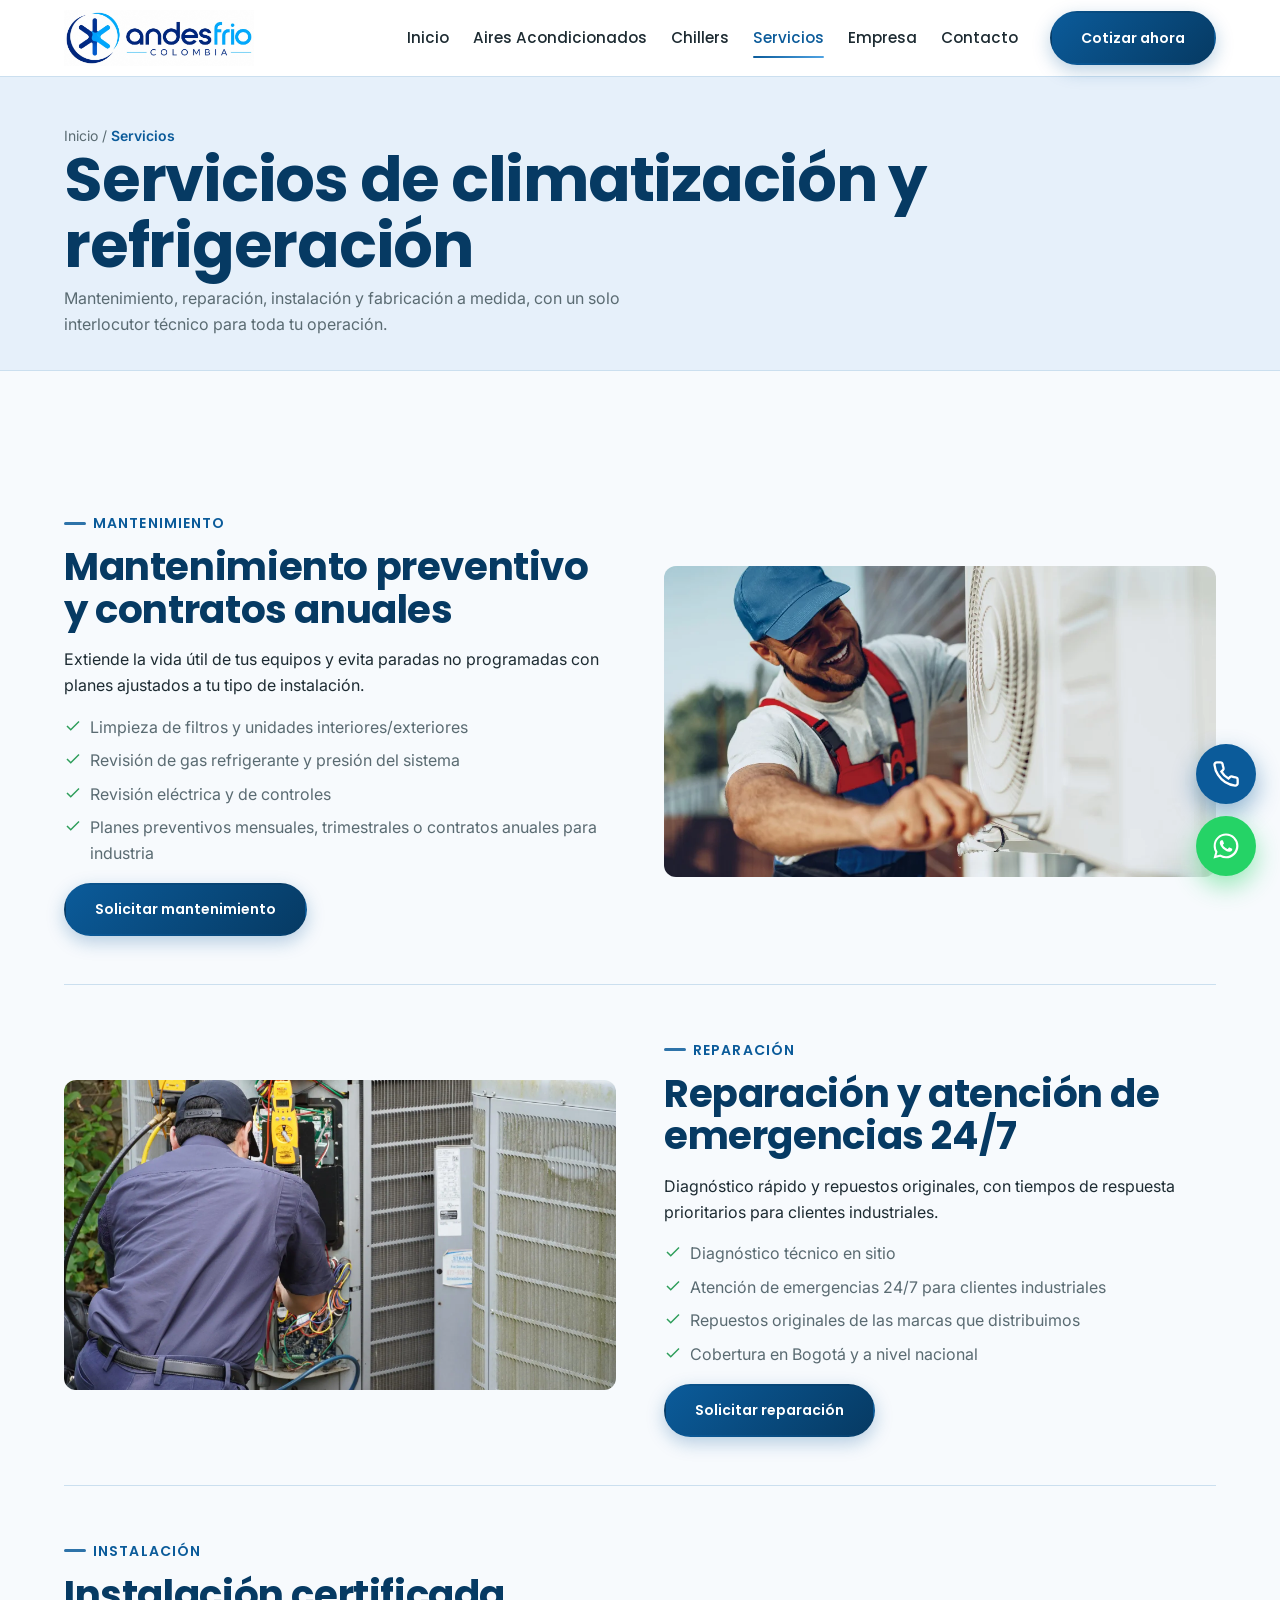
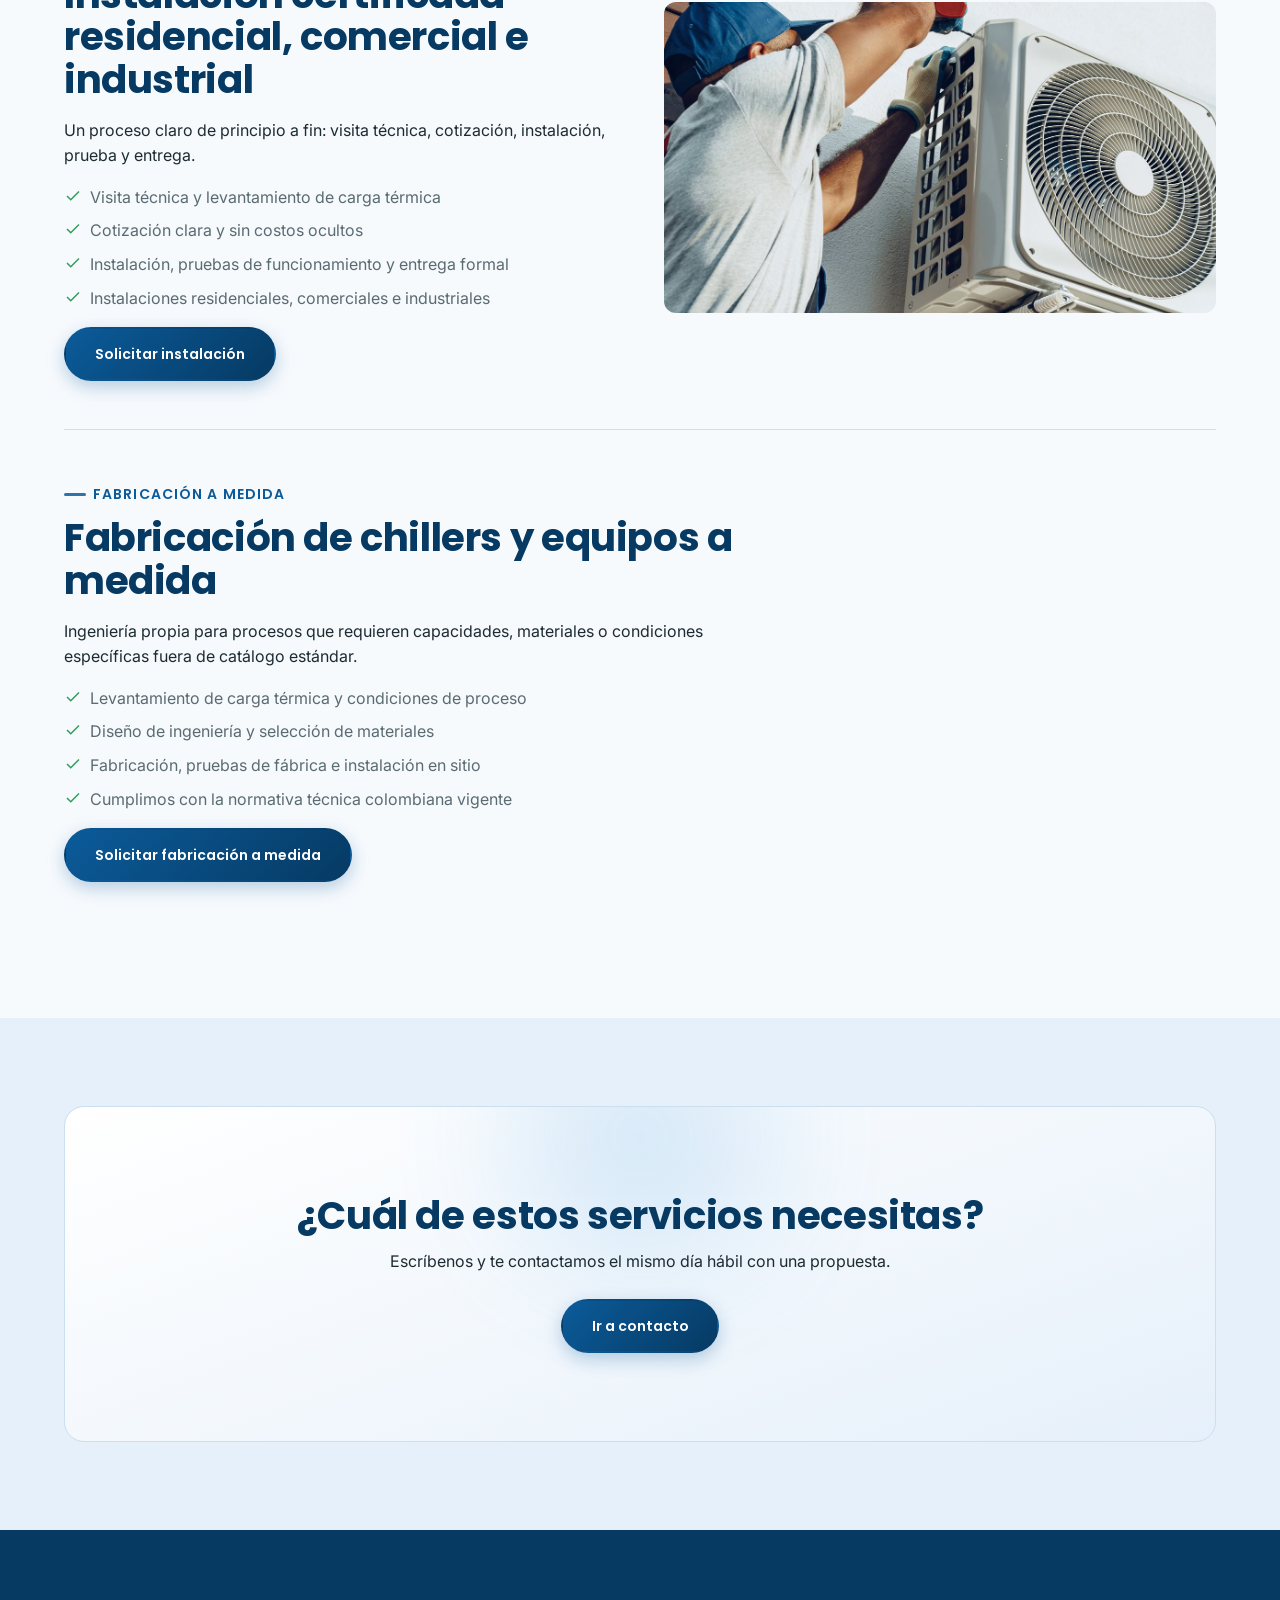
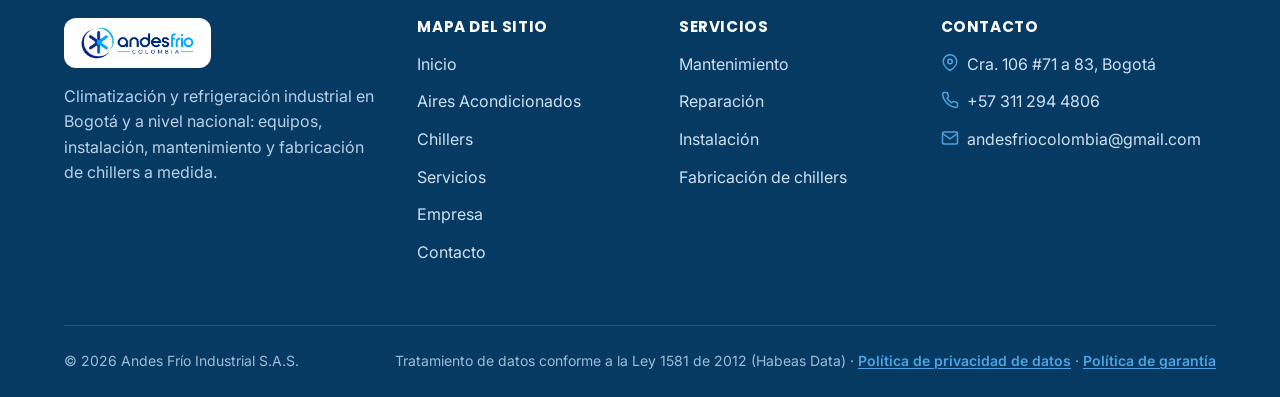
<file: servicios.html>
<!doctype html>
<html lang="es-CO">
<head>
<meta charset="UTF-8">
<meta name="viewport" content="width=device-width, initial-scale=1.0">
<title>Servicios: Mantenimiento, Reparación, Instalación y Fabricación | Andes Frío Industrial</title>
<meta name="description" content="Mantenimiento preventivo, reparación de emergencia, instalación certificada y fabricación de chillers a medida para clientes residenciales, comerciales e industriales en Colombia.">
<meta property="og:title" content="Servicios de climatización y refrigeración | Andes Frío Industrial">
<meta property="og:description" content="Mantenimiento, reparación, instalación y fabricación de equipos a medida.">
<meta property="og:type" content="website">
<meta property="og:url" content="https://andesfrio.com/servicios.html">
<meta property="og:image" content="https://andesfrio.com/assets/img/services/instalacion.jpg">
<link rel="canonical" href="https://andesfrio.com/servicios.html">
<link rel="icon" type="image/svg+xml" href="assets/img/favicon.svg">
<link rel="preconnect" href="https://fonts.googleapis.com">
<link rel="stylesheet" href="css/main.css">
</head>
<body>

<div class="scroll-progress" data-scroll-progress></div>

<header class="site-header">
  <div class="container">
    <a href="index.html" class="brand">
      <img src="assets/img/logo.png" alt="Andes Frío Colombia" class="brand-logo">
    </a>
    <nav class="main-nav" id="main-nav">
      <ul class="nav-list">
        <li><a href="index.html">Inicio</a></li>
        <li><a href="equipos.html">Aires Acondicionados</a></li>
        <li><a href="chillers.html">Chillers</a></li>
        <li><a href="servicios.html">Servicios</a></li>
        <li><a href="empresa.html">Empresa</a></li>
        <li><a href="contacto.html">Contacto</a></li>
      </ul>
      <div class="header-actions">
        <a href="contacto.html" class="btn btn-primary">Cotizar ahora</a>
      </div>
    </nav>
    <button class="nav-toggle" type="button" aria-expanded="false" aria-controls="main-nav" aria-label="Abrir menú">
      <svg viewBox="0 0 24 24" fill="none" stroke="currentColor" stroke-width="2" stroke-linecap="round" aria-hidden="true"><line x1="3" y1="6" x2="21" y2="6"/><line x1="3" y1="12" x2="21" y2="12"/><line x1="3" y1="18" x2="21" y2="18"/></svg>
    </button>
  </div>
</header>

<main>

  <div class="page-hero">
    <div class="container">
      <p class="breadcrumb"><a href="index.html">Inicio</a> / <span>Servicios</span></p>
      <h1>Servicios de climatización y refrigeración</h1>
      <p>Mantenimiento, reparación, instalación y fabricación a medida, con un solo interlocutor técnico para toda tu operación.</p>
    </div>
  </div>

  <section class="section">
    <div class="container">

      <div class="service-block" id="mantenimiento">
        <div>
          <span class="eyebrow">Mantenimiento</span>
          <h2>Mantenimiento preventivo y contratos anuales</h2>
          <p>Extiende la vida útil de tus equipos y evita paradas no programadas con planes ajustados a tu tipo de instalación.</p>
          <ul>
            <li><svg viewBox="0 0 24 24" fill="none" stroke="currentColor" stroke-width="2" aria-hidden="true"><polyline points="20 6 9 17 4 12"/></svg>Limpieza de filtros y unidades interiores/exteriores</li>
            <li><svg viewBox="0 0 24 24" fill="none" stroke="currentColor" stroke-width="2" aria-hidden="true"><polyline points="20 6 9 17 4 12"/></svg>Revisión de gas refrigerante y presión del sistema</li>
            <li><svg viewBox="0 0 24 24" fill="none" stroke="currentColor" stroke-width="2" aria-hidden="true"><polyline points="20 6 9 17 4 12"/></svg>Revisión eléctrica y de controles</li>
            <li><svg viewBox="0 0 24 24" fill="none" stroke="currentColor" stroke-width="2" aria-hidden="true"><polyline points="20 6 9 17 4 12"/></svg>Planes preventivos mensuales, trimestrales o contratos anuales para industria</li>
          </ul>
          <a href="contacto.html?servicio=mantenimiento" class="btn btn-primary">Solicitar mantenimiento</a>
        </div>
        <img class="service-block__media service-block__photo" src="assets/img/services/mantenimiento.webp" alt="Técnico realizando mantenimiento a un aire acondicionado" loading="lazy" width="800" height="450">
      </div>

      <div class="service-block" id="reparacion">
        <div>
          <span class="eyebrow">Reparación</span>
          <h2>Reparación y atención de emergencias 24/7</h2>
          <p>Diagnóstico rápido y repuestos originales, con tiempos de respuesta prioritarios para clientes industriales.</p>
          <ul>
            <li><svg viewBox="0 0 24 24" fill="none" stroke="currentColor" stroke-width="2" aria-hidden="true"><polyline points="20 6 9 17 4 12"/></svg>Diagnóstico técnico en sitio</li>
            <li><svg viewBox="0 0 24 24" fill="none" stroke="currentColor" stroke-width="2" aria-hidden="true"><polyline points="20 6 9 17 4 12"/></svg>Atención de emergencias 24/7 para clientes industriales</li>
            <li><svg viewBox="0 0 24 24" fill="none" stroke="currentColor" stroke-width="2" aria-hidden="true"><polyline points="20 6 9 17 4 12"/></svg>Repuestos originales de las marcas que distribuimos</li>
            <li><svg viewBox="0 0 24 24" fill="none" stroke="currentColor" stroke-width="2" aria-hidden="true"><polyline points="20 6 9 17 4 12"/></svg>Cobertura en Bogotá y a nivel nacional</li>
          </ul>
          <a href="contacto.html?servicio=reparacion" class="btn btn-primary">Solicitar reparación</a>
        </div>
        <img class="service-block__media service-block__photo" src="assets/img/services/reparacion.webp" alt="Técnico reparando un equipo de aire acondicionado" loading="lazy" width="800" height="450">
      </div>

      <div class="service-block" id="instalacion">
        <div>
          <span class="eyebrow">Instalación</span>
          <h2>Instalación certificada residencial, comercial e industrial</h2>
          <p>Un proceso claro de principio a fin: visita técnica, cotización, instalación, prueba y entrega.</p>
          <ul>
            <li><svg viewBox="0 0 24 24" fill="none" stroke="currentColor" stroke-width="2" aria-hidden="true"><polyline points="20 6 9 17 4 12"/></svg>Visita técnica y levantamiento de carga térmica</li>
            <li><svg viewBox="0 0 24 24" fill="none" stroke="currentColor" stroke-width="2" aria-hidden="true"><polyline points="20 6 9 17 4 12"/></svg>Cotización clara y sin costos ocultos</li>
            <li><svg viewBox="0 0 24 24" fill="none" stroke="currentColor" stroke-width="2" aria-hidden="true"><polyline points="20 6 9 17 4 12"/></svg>Instalación, pruebas de funcionamiento y entrega formal</li>
            <li><svg viewBox="0 0 24 24" fill="none" stroke="currentColor" stroke-width="2" aria-hidden="true"><polyline points="20 6 9 17 4 12"/></svg>Instalaciones residenciales, comerciales e industriales</li>
          </ul>
          <a href="contacto.html?servicio=instalacion" class="btn btn-primary">Solicitar instalación</a>
        </div>
        <img class="service-block__media service-block__photo" src="assets/img/services/instalacion.jpg" alt="Técnico instalando un aire acondicionado" loading="lazy" width="800" height="450">
      </div>

      <div class="service-block service-block--full" id="fabricacion">
        <div>
          <span class="eyebrow">Fabricación a medida</span>
          <h2>Fabricación de chillers y equipos a medida</h2>
          <p>Ingeniería propia para procesos que requieren capacidades, materiales o condiciones específicas fuera de catálogo estándar.</p>
          <ul>
            <li><svg viewBox="0 0 24 24" fill="none" stroke="currentColor" stroke-width="2" aria-hidden="true"><polyline points="20 6 9 17 4 12"/></svg>Levantamiento de carga térmica y condiciones de proceso</li>
            <li><svg viewBox="0 0 24 24" fill="none" stroke="currentColor" stroke-width="2" aria-hidden="true"><polyline points="20 6 9 17 4 12"/></svg>Diseño de ingeniería y selección de materiales</li>
            <li><svg viewBox="0 0 24 24" fill="none" stroke="currentColor" stroke-width="2" aria-hidden="true"><polyline points="20 6 9 17 4 12"/></svg>Fabricación, pruebas de fábrica e instalación en sitio</li>
            <li><svg viewBox="0 0 24 24" fill="none" stroke="currentColor" stroke-width="2" aria-hidden="true"><polyline points="20 6 9 17 4 12"/></svg>Cumplimos con la normativa técnica colombiana vigente</li>
          </ul>
          <a href="contacto.html?servicio=fabricacion" class="btn btn-primary">Solicitar fabricación a medida</a>
        </div>
      </div>

    </div>
  </section>

  <section class="section section--alt">
    <div class="container">
      <div class="cta-band reveal">
        <h2>¿Cuál de estos servicios necesitas?</h2>
        <p class="lead">Escríbenos y te contactamos el mismo día hábil con una propuesta.</p>
        <a href="contacto.html" class="btn btn-primary">Ir a contacto</a>
      </div>
    </div>
  </section>

</main>

<footer class="site-footer">
  <div class="container">
    <div class="footer-grid">
      <div class="footer-brand">
        <a href="index.html" class="brand">
          <span class="brand-logo-wrap">
            <img src="assets/img/logo.png" alt="Andes Frío Colombia" class="brand-logo">
          </span>
        </a>
        <p>Climatización y refrigeración industrial en Bogotá y a nivel nacional: equipos, instalación, mantenimiento y fabricación de chillers a medida.</p>
      </div>
      <div class="footer-col">
        <h4>Mapa del sitio</h4>
        <ul>
          <li><a href="index.html">Inicio</a></li>
          <li><a href="equipos.html">Aires Acondicionados</a></li>
          <li><a href="chillers.html">Chillers</a></li>
          <li><a href="servicios.html">Servicios</a></li>
          <li><a href="empresa.html">Empresa</a></li>
          <li><a href="contacto.html">Contacto</a></li>
        </ul>
      </div>
      <div class="footer-col">
        <h4>Servicios</h4>
        <ul>
          <li><a href="servicios.html#mantenimiento">Mantenimiento</a></li>
          <li><a href="servicios.html#reparacion">Reparación</a></li>
          <li><a href="servicios.html#instalacion">Instalación</a></li>
          <li><a href="servicios.html#fabricacion">Fabricación de chillers</a></li>
        </ul>
      </div>
      <div class="footer-col">
        <h4>Contacto</h4>
        <ul class="footer-contact">
          <li><svg viewBox="0 0 24 24" fill="none" stroke="currentColor" stroke-width="2" aria-hidden="true"><path d="M21 10c0 7-9 12-9 12s-9-5-9-12a9 9 0 0 1 18 0z"/><circle cx="12" cy="10" r="3"/></svg>Cra. 106 #71 a 83, Bogotá</li>
          <li><svg viewBox="0 0 24 24" fill="none" stroke="currentColor" stroke-width="2" aria-hidden="true"><path d="M22 16.92v3a2 2 0 0 1-2.18 2 19.79 19.79 0 0 1-8.63-3.07 19.5 19.5 0 0 1-6-6A19.79 19.79 0 0 1 2.1 4.18 2 2 0 0 1 4.1 2h3a2 2 0 0 1 2 1.72c.13.96.36 1.9.7 2.81a2 2 0 0 1-.45 2.11L8.1 9.91a16 16 0 0 0 6 6l1.27-1.27a2 2 0 0 1 2.11-.45c.91.34 1.85.57 2.81.7A2 2 0 0 1 22 16.92z"/></svg>+57 311 294 4806</li>
          <li><svg viewBox="0 0 24 24" fill="none" stroke="currentColor" stroke-width="2" aria-hidden="true"><path d="M22 6l-10 7L2 6"/><rect x="2" y="4" width="20" height="16" rx="2"/></svg>andesfriocolombia@gmail.com</li>
        </ul>
      </div>
    </div>
    <div class="footer-bottom">
      <span>© <span data-year>2026</span> Andes Frío Industrial S.A.S.</span>
      <span>Tratamiento de datos conforme a la Ley 1581 de 2012 (Habeas Data) · <a href="privacidad.html" class="legal-link">Política de privacidad de datos</a> · <a href="garantia.html" class="legal-link">Política de garantía</a></span>
    </div>
  </div>
</footer>

<a class="call-float" href="tel:+573112944806" aria-label="Llámanos">
  <svg viewBox="0 0 24 24" fill="none" stroke="currentColor" stroke-width="2" aria-hidden="true"><path d="M22 16.92v3a2 2 0 0 1-2.18 2 19.79 19.79 0 0 1-8.63-3.07 19.5 19.5 0 0 1-6-6 19.79 19.79 0 0 1-3.07-8.67A2 2 0 0 1 4.11 2h3a2 2 0 0 1 2 1.72c.127.96.361 1.903.7 2.81a2 2 0 0 1-.45 2.11L8.09 9.91a16 16 0 0 0 6 6l1.27-1.27a2 2 0 0 1 2.11-.45c.907.339 1.85.573 2.81.7A2 2 0 0 1 22 16.92z"/></svg>
</a>

<a class="whatsapp-float" href="https://wa.me/573112944806?text=Hola%2C%20quiero%20informaci%C3%B3n%20de%20servicios" target="_blank" rel="noopener" aria-label="Escríbenos por WhatsApp">
  <svg viewBox="0 0 24 24" fill="currentColor" aria-hidden="true"><path d="M12.04 2C6.58 2 2.13 6.45 2.13 11.91c0 1.75.46 3.44 1.32 4.94L2 22l5.29-1.39a9.9 9.9 0 0 0 4.75 1.21h.01c5.46 0 9.91-4.45 9.91-9.91 0-2.65-1.03-5.14-2.9-7.01A9.87 9.87 0 0 0 12.04 2zm0 18.1h-.01a8.2 8.2 0 0 1-4.19-1.15l-.3-.18-3.14.82.84-3.06-.2-.31a8.17 8.17 0 0 1-1.26-4.4c0-4.52 3.68-8.2 8.2-8.2 2.19 0 4.25.85 5.8 2.4a8.15 8.15 0 0 1 2.4 5.8c0 4.52-3.68 8.28-8.14 8.28zm4.49-6.13c-.25-.12-1.45-.72-1.67-.8-.22-.08-.39-.12-.55.12-.16.25-.63.8-.78.96-.14.16-.29.18-.53.06-.25-.12-1.05-.39-2-1.23-.74-.66-1.24-1.47-1.39-1.72-.14-.25-.02-.38.11-.51.11-.11.25-.29.37-.43.12-.14.16-.25.25-.41.08-.16.04-.31-.02-.43-.06-.12-.55-1.33-.76-1.82-.2-.48-.4-.41-.55-.42-.14-.01-.31-.01-.47-.01-.16 0-.43.06-.65.31-.22.25-.86.84-.86 2.04 0 1.2.88 2.37 1 2.53.12.16 1.73 2.64 4.2 3.7.59.25 1.05.4 1.41.52.59.19 1.13.16 1.56.1.48-.07 1.45-.59 1.65-1.16.2-.57.2-1.06.14-1.16-.06-.1-.22-.16-.47-.28z"/></svg>
</a>

<script type="module" src="js/main.js?v=2"></script>
</body>
</html>
</file>
<file: css/main.css>
@import url("https://fonts.googleapis.com/css2?family=Poppins:wght@500;600;700&family=Inter:wght@400;500;600&display=swap");

@import "variables.css";
@import "base.css";
@import "components.css";
@import "layout.css";
</file>
